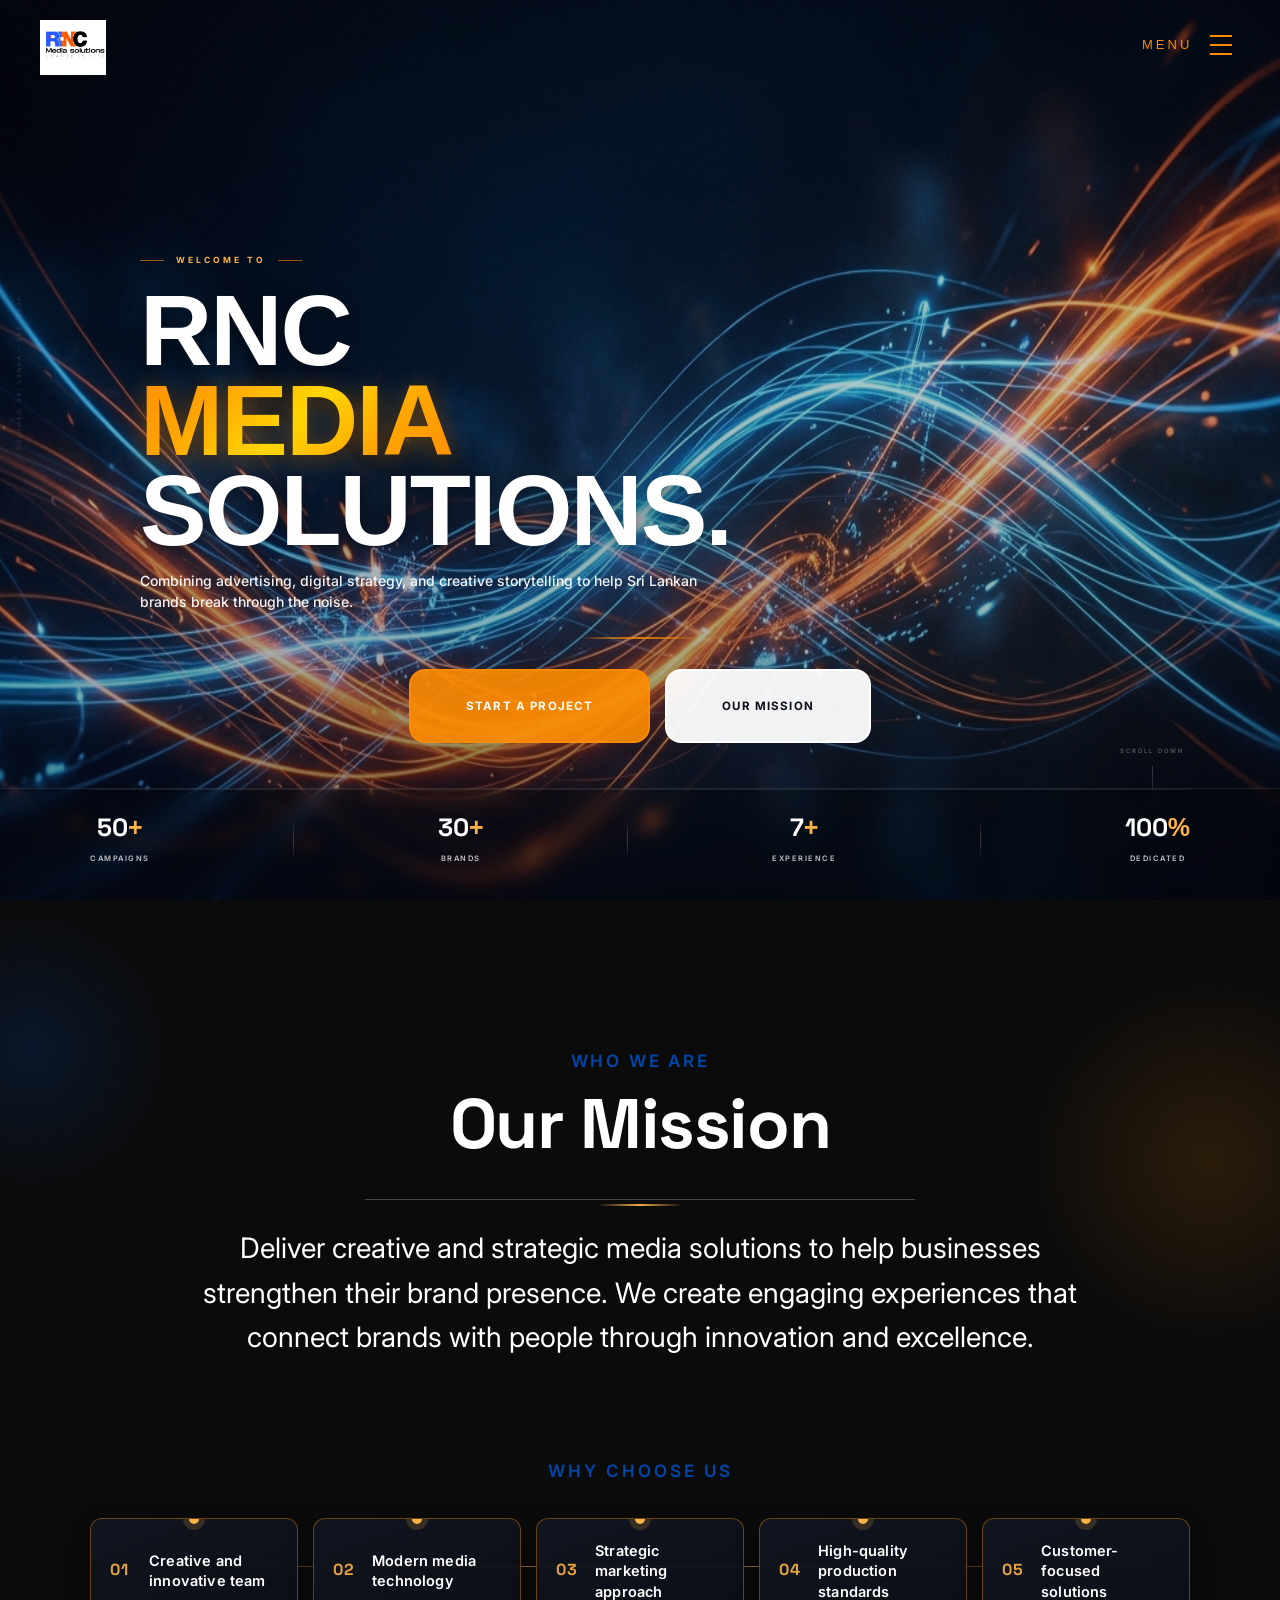
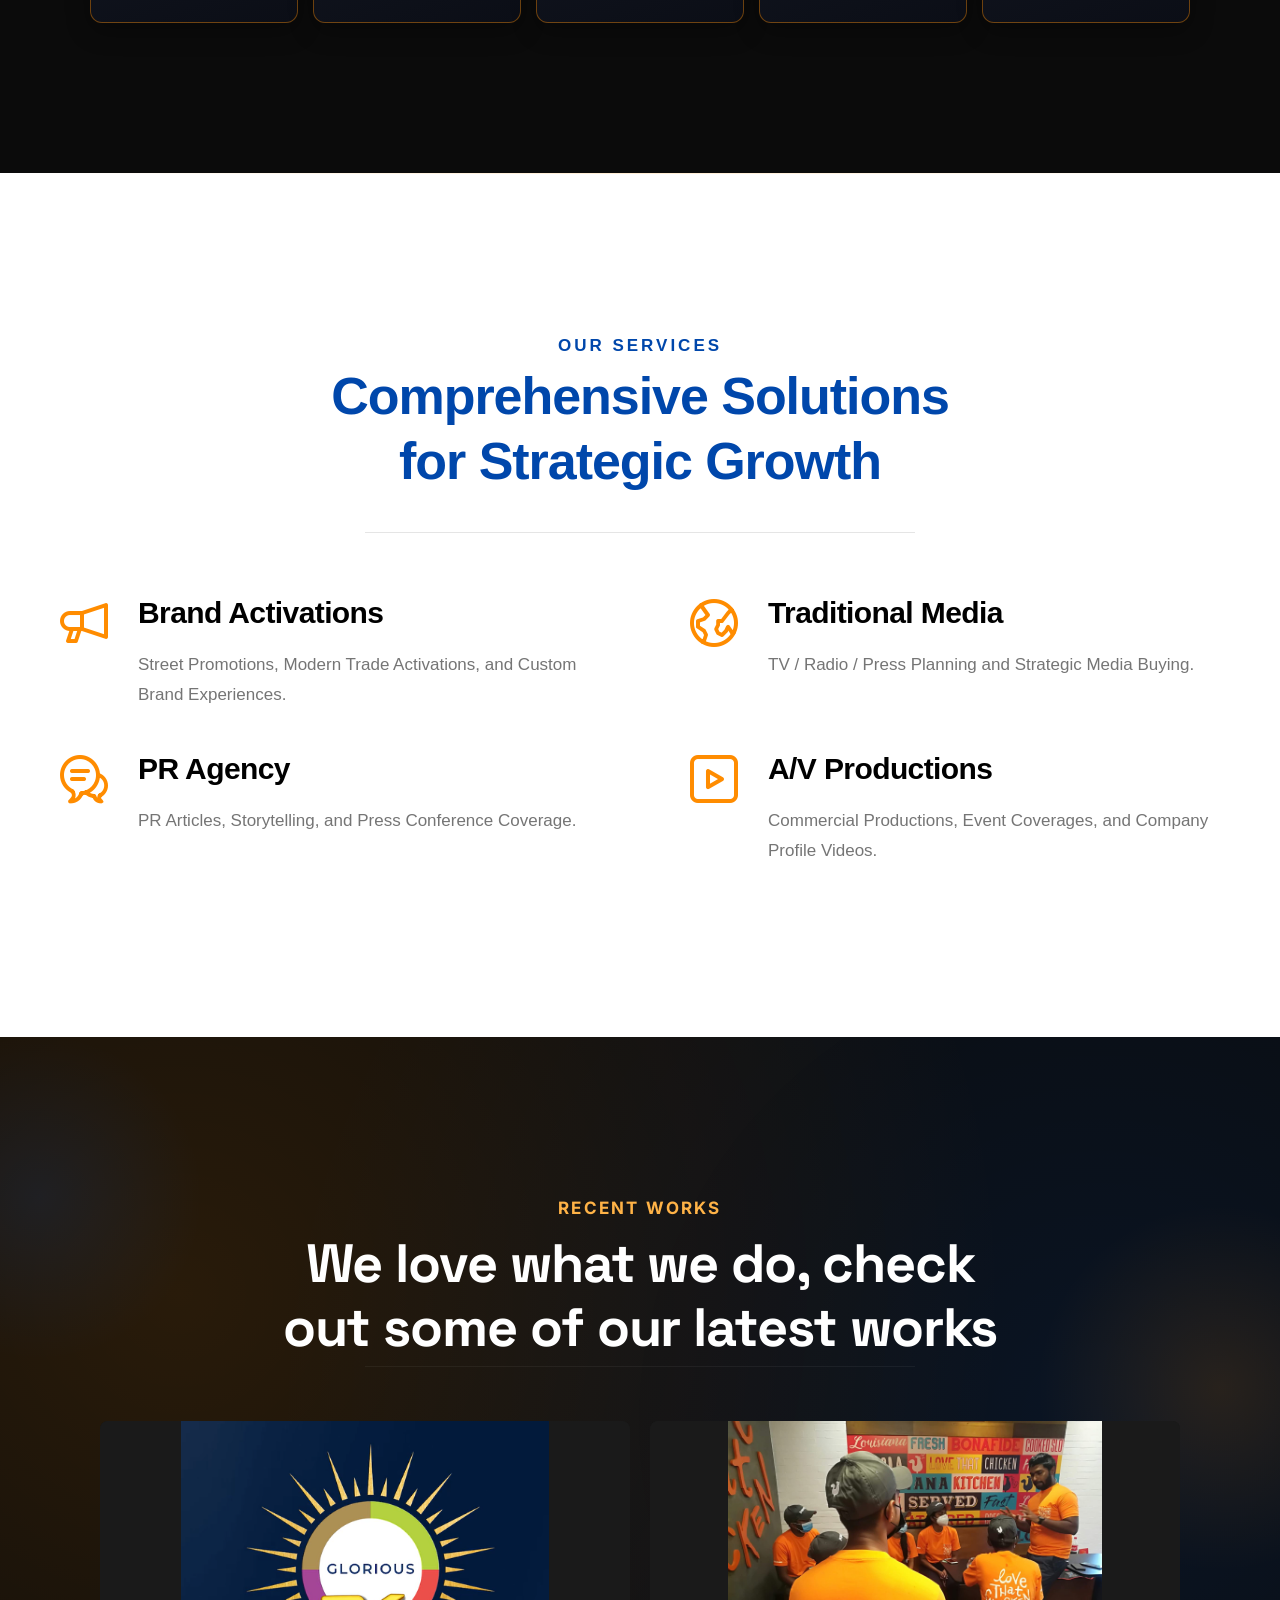
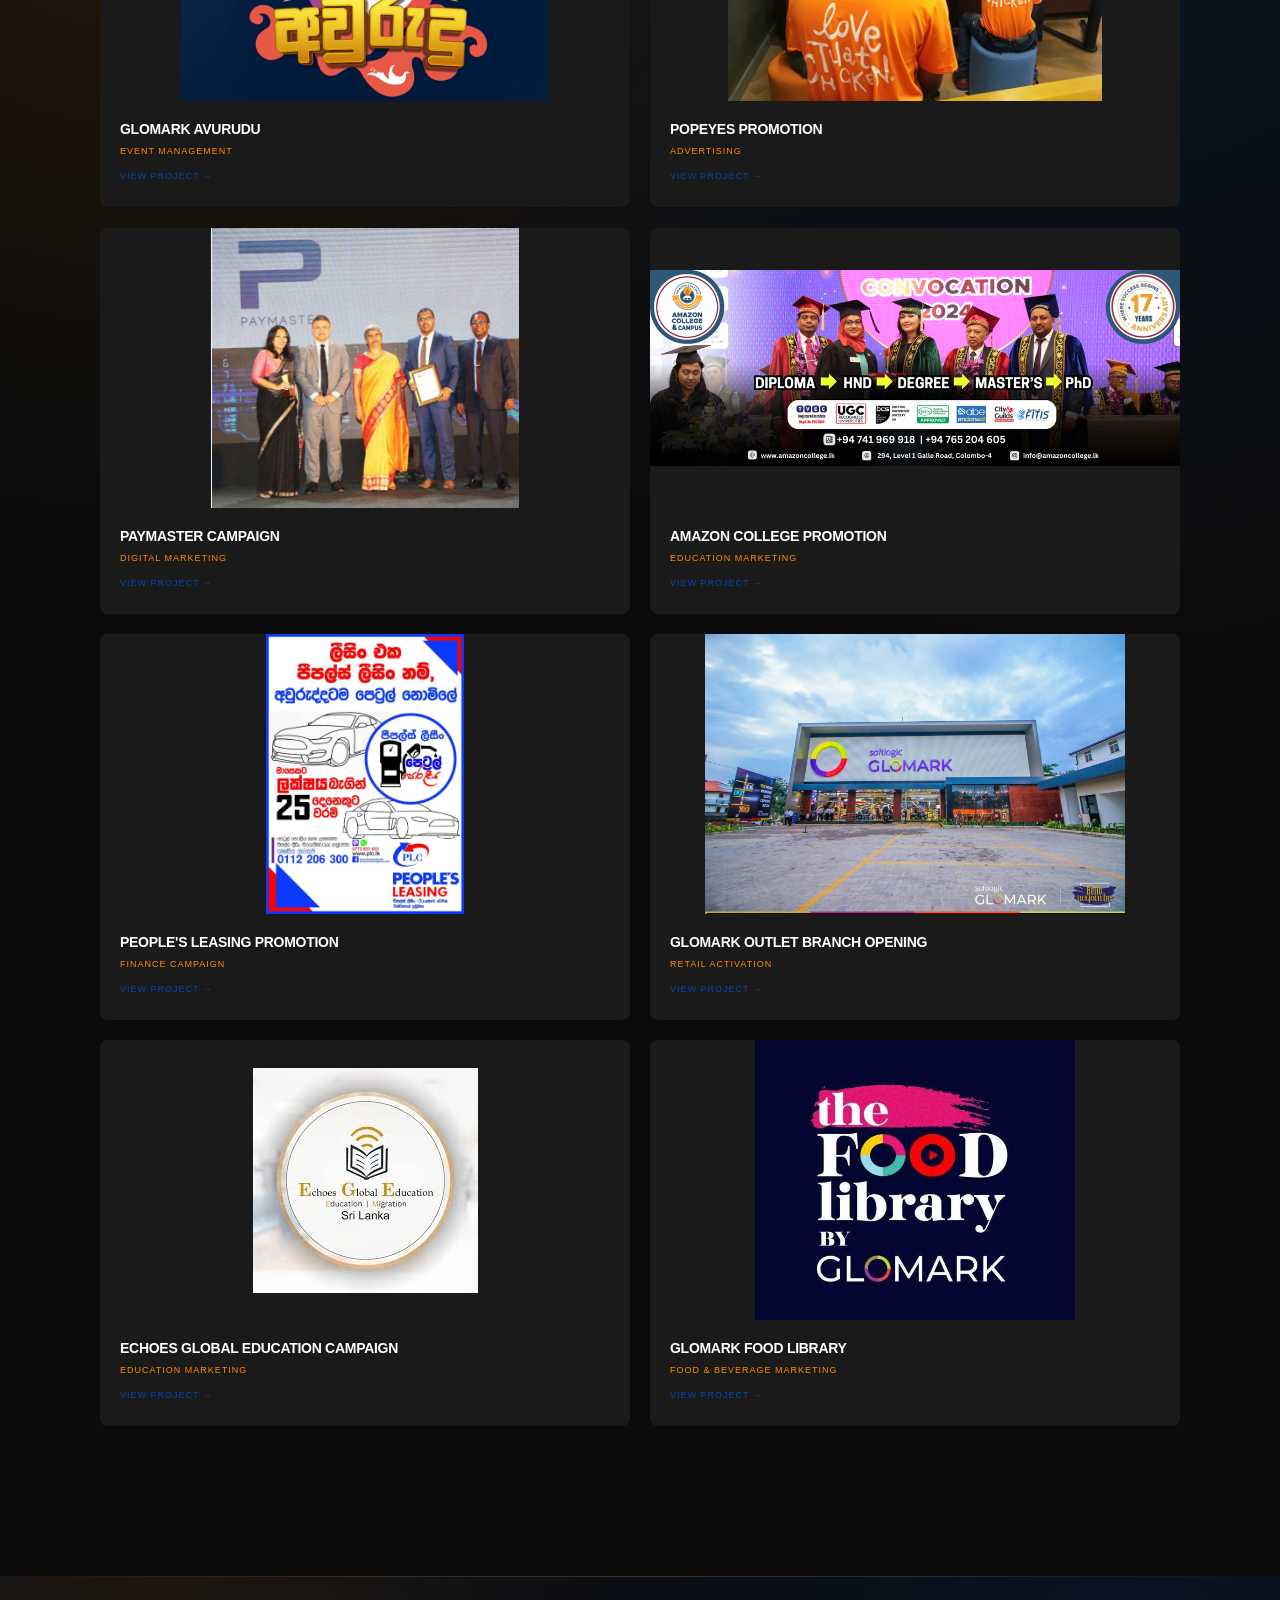
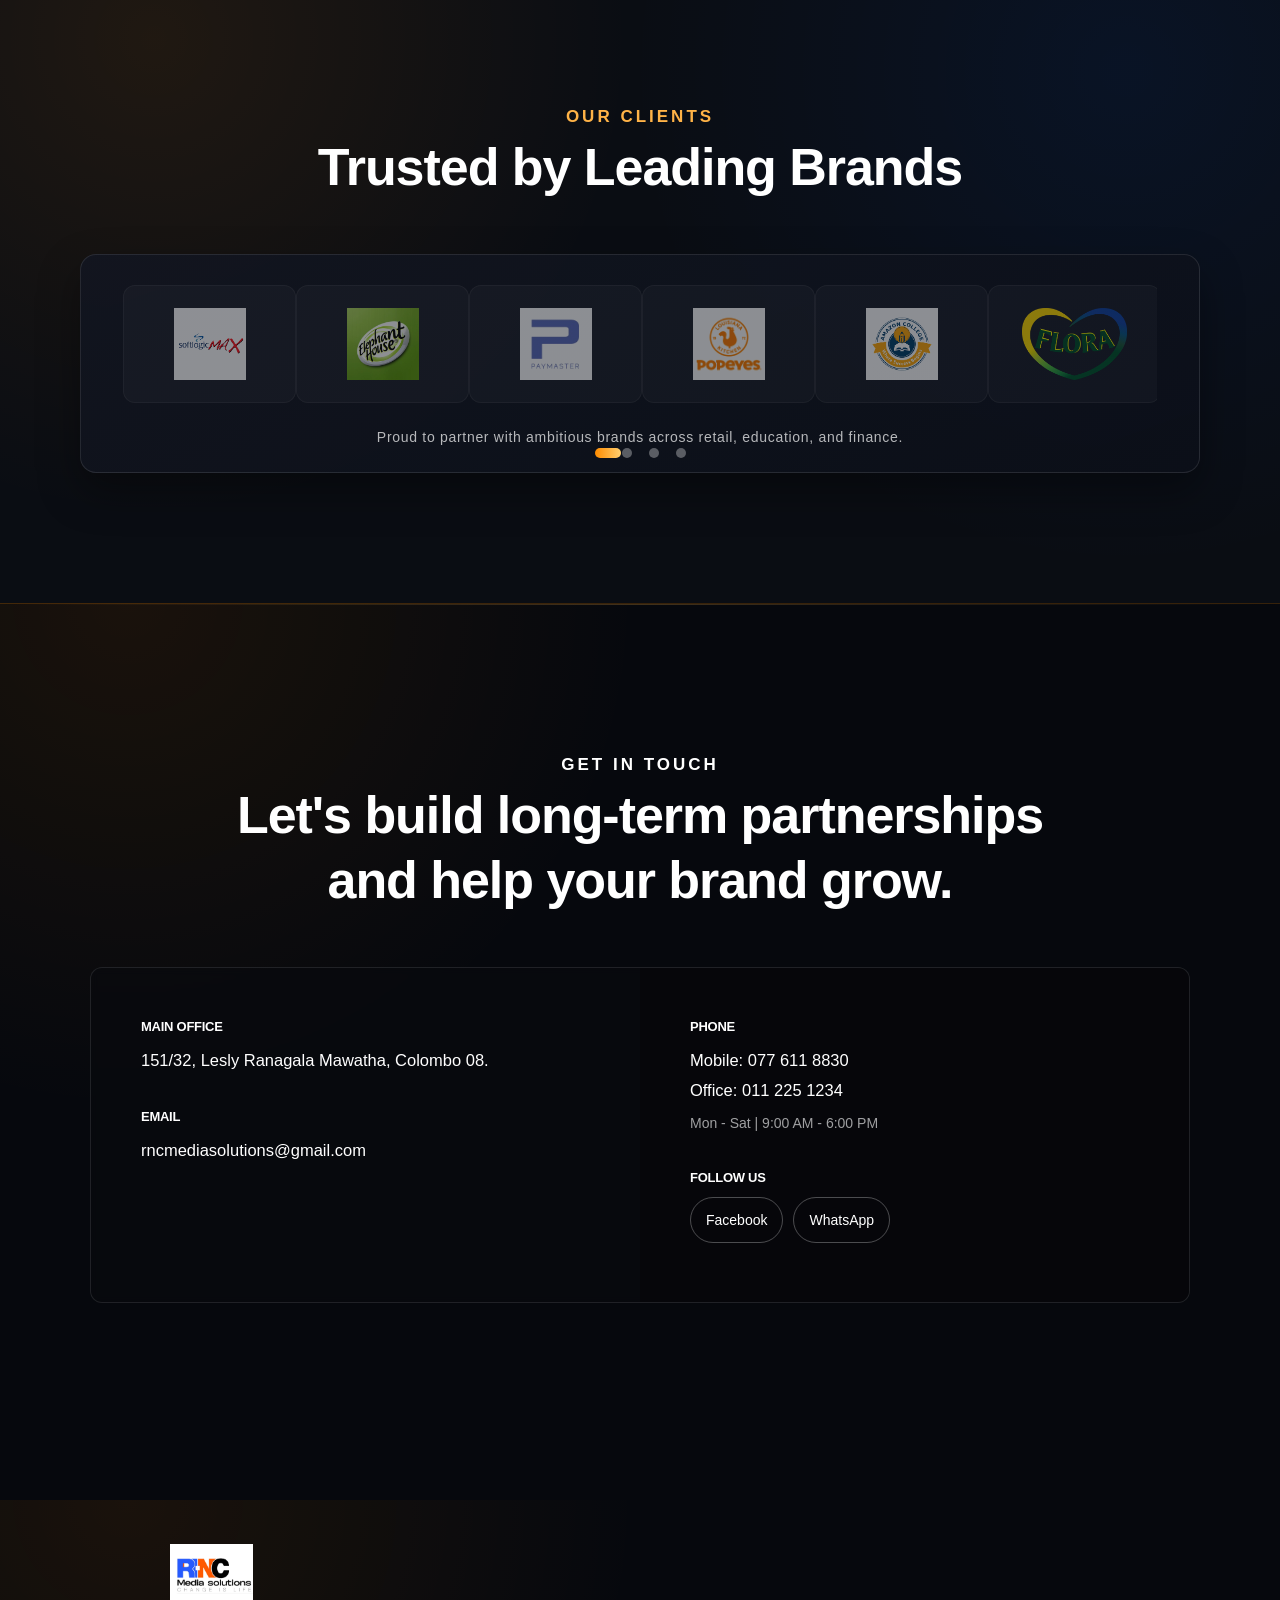
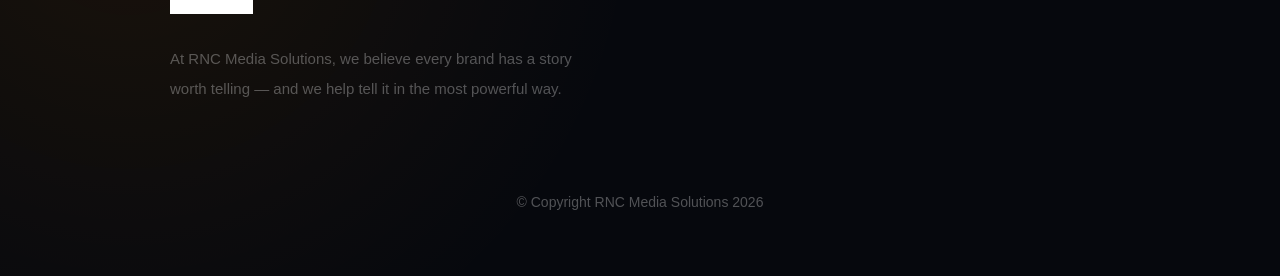
<file: index.html>
<!DOCTYPE html>
<!--[if lt IE 9 ]><html class="no-js oldie" lang="en"> <![endif]-->
<!--[if IE 9 ]><html class="no-js oldie ie9" lang="en"> <![endif]-->
<!--[if (gte IE 9)|!(IE)]><!-->
<html class="no-js" lang="en">
<!--<![endif]-->

<head>
    <meta charset="utf-8">
    <title>RNC Media Solutions | Advertising & Events</title>
    <meta name="description" content="Strategic Advertising, Creative Promotions, and Expert Event Management in Sri Lanka.">
    <meta name="author" content="RNC Media Solutions">
    <meta name="viewport" content="width=device-width, initial-scale=1">

    <!-- Google Fonts -->
    <link rel="preconnect" href="https://fonts.googleapis.com">
    <link rel="preconnect" href="https://fonts.gstatic.com" crossorigin>
    <link href="https://fonts.googleapis.com/css2?family=Inter:wght@300;400;500;600;700&family=Space+Grotesk:wght@400;500;600;700&display=swap" rel="stylesheet">

    <!-- CSS -->
    <link rel="stylesheet" href="css/base.css">
    <link rel="stylesheet" href="css/vendor.css">
    <link rel="stylesheet" href="css/main.css">

  <!-- ══════════ HERO ENHANCEMENTS — Replace with this corrected block ══════════ -->
<style>
    :root {
        --brand-orange: #ff8c00;
        --brand-gold: #ffb347;
        --brand-ink: #06080d;
        --brand-panel: #0f131c;
        --brand-border: rgba(255, 179, 71, 0.28);
    }

    html {
        scroll-behavior: smooth;
    }
    body {
        background: radial-gradient(circle at 10% 0%, rgba(255, 140, 0, 0.08), transparent 35%), #06080d;
    }
    ::selection {
        background: rgba(255, 179, 71, 0.35);
        color: #fff;
    }
    .premium-scroll-progress {
        position: fixed;
        top: 0;
        left: 0;
        height: 3px;
        width: 0;
        background: linear-gradient(90deg, #ff8c00, #ffcf70);
        box-shadow: 0 0 14px rgba(255, 140, 0, 0.65);
        z-index: 1200;
        transition: width 0.12s linear;
    }
    .s-about, .s-services, .s-works, .s-clients, .s-contact {
        position: relative;
    }
    .s-about::after, .s-services::after, .s-works::after, .s-clients::after, .s-contact::after {
        content: "";
        position: absolute;
        left: 0;
        right: 0;
        top: 0;
        height: 1px;
        background: linear-gradient(90deg, transparent, rgba(255, 179, 71, 0.24), transparent);
        pointer-events: none;
    }
    .section-header h1,
    .section-header .display-1,
    .section-header .display-2 {
        text-wrap: balance;
    }
    .service-item,
    .portfolio-item,
    .why-choose-item,
    .contact-content--pro {
        transform-style: preserve-3d;
        will-change: transform, box-shadow;
        transition: transform 0.28s ease, box-shadow 0.28s ease, border-color 0.28s ease;
    }
    .service-item {
        border-radius: 22px;
        overflow: hidden;
    }
    .service-item:hover {
        border-color: var(--brand-border);
        box-shadow: 0 14px 30px rgba(0, 0, 0, 0.34), 0 0 0 1px rgba(255, 179, 71, 0.16) inset;
    }
    .portfolio-item:hover {
        box-shadow: 0 16px 36px rgba(0, 0, 0, 0.4), 0 0 0 1px rgba(255, 179, 71, 0.15) inset;
    }
    .btn,
    .header-nav__social a,
    .contact-social a {
        position: relative;
        overflow: hidden;
    }
    .btn::before,
    .header-nav__social a::before,
    .contact-social a::before {
        content: "";
        position: absolute;
        top: 0;
        left: -140%;
        width: 70%;
        height: 100%;
        background: linear-gradient(115deg, transparent, rgba(255, 255, 255, 0.28), transparent);
        transition: left 0.45s ease;
    }
    .btn:hover::before,
    .header-nav__social a:hover::before,
    .contact-social a:hover::before {
        left: 150%;
    }
    .section--active .subhead {
        filter: drop-shadow(0 0 9px rgba(255, 140, 0, 0.2));
    }
    @media (prefers-reduced-motion: reduce) {
        html { scroll-behavior: auto; }
        .premium-scroll-progress,
        .service-item,
        .portfolio-item,
        .why-choose-item,
        .contact-content--pro,
        .btn::before,
        .header-nav__social a::before,
        .contact-social a::before {
            transition: none !important;
        }
    }

    /* ══════════════════════════════════════════════════════════════
       KILL THE TEMPLATE'S PARENT ANIMATION — this is the fix
       ══════════════════════════════════════════════════════════════ */
    html.cl-preload .home-content__main,
    html.cl-loaded .home-content__main,
    html.no-js .home-content__main {
        opacity: 1 !important;
        animation: none !important;
        -webkit-animation: none !important;
        transform: none !important;
        -webkit-transform: none !important;
    }


    /* ── Override hero fonts ── */
    .s-home .home-content__main > h3:first-child {
        font-family: 'Inter', sans-serif !important;
    }
    .s-home .home-content__main > h1 {
        font-family: 'Space Grotesk', 'Inter', sans-serif !important;
    }

    /* ── Refined overlay ── */
    .s-home .overlay {
        background: linear-gradient(
            180deg,
            rgba(5, 8, 22, 0.65) 0%,
            rgba(5, 8, 22, 0.35) 40%,
            rgba(5, 8, 22, 0.50) 70%,
            rgba(5, 8, 22, 0.90) 100%
        ) !important;
    }
    .s-home .shadow-overlay {
        background: radial-gradient(ellipse at 30% 50%, rgba(0, 71, 171, 0.08) 0%, transparent 60%),
                    radial-gradient(ellipse at 70% 60%, rgba(255, 140, 0, 0.05) 0%, transparent 50%) !important;
        opacity: 1 !important;
    }

    /* ── Noise texture ── */
    .s-home::before {
        content: '';
        position: absolute;
        inset: 0;
        z-index: 2;
        pointer-events: none;
        opacity: 0.03;
        background-image: url("data:image/svg+xml,%3Csvg viewBox='0 0 256 256' xmlns='http://www.w3.org/2000/svg'%3E%3Cfilter id='n'%3E%3CfeTurbulence type='fractalNoise' baseFrequency='0.85' numOctaves='4' stitchTiles='stitch'/%3E%3C/filter%3E%3Crect width='100%25' height='100%25' filter='url(%23n)'/%3E%3C/svg%3E");
        background-repeat: repeat;
        background-size: 128px 128px;
    }

    /* ── Welcome tag ── */
    .s-home .home-content__main > h3:first-child {
        font-size: 0.85rem !important;
        font-weight: 700 !important;
        letter-spacing: 0.35em !important;
        text-transform: uppercase !important;
        color: #FFB347 !important;
        display: inline-flex !important;
        align-items: center !important;
        gap: 12px !important;
        margin-top: 0 !important;
        margin-bottom: 2rem !important;
        margin-left: 0 !important;
        animation: heroFadeUp 0.8s cubic-bezier(0.16, 1, 0.3, 1) 0.3s both !important;
        text-shadow: none !important;
    }
    .s-home .home-content__main > h3:first-child::before {
        content: '';
        display: inline-block;
        width: 24px;
        height: 1px;
        background: #FF8C00;
        opacity: 0.6;
    }
    .s-home .home-content__main > h3:first-child::after {
        content: '';
        display: inline-block;
        width: 24px;
        height: 1px;
        background: #FF8C00;
        opacity: 0.6;
    }

    /* ── Main heading ── */
    .s-home .home-content__main > h1 {
        font-size: clamp(4.5rem, 12vw, 10rem) !important;
        line-height: 0.9 !important;
        font-weight: 700 !important;
        letter-spacing: -0.02em !important;
        margin-top: 0 !important;
        margin-bottom: 0 !important;
        color: #ffffff !important;
        text-shadow: none !important;
        filter: drop-shadow(0 2px 8px rgba(0, 0, 0, 0.4)) !important;
    }
    .s-home .home-content__main > h1 .line-1,
    .s-home .home-content__main > h1 .line-2,
    .s-home .home-content__main > h1 .line-3 {
        display: block !important;
    }
    .s-home .home-content__main > h1 .line-1 {
        animation: heroFadeUp 0.9s cubic-bezier(0.16, 1, 0.3, 1) 0.5s both !important;
    }
    .s-home .home-content__main > h1 .line-2 {
        animation: heroFadeUp 0.9s cubic-bezier(0.16, 1, 0.3, 1) 0.65s both !important;
    }
    .s-home .home-content__main > h1 .line-3 {
        animation: heroFadeUp 0.9s cubic-bezier(0.16, 1, 0.3, 1) 0.8s both !important;
    }

    /* ── MEDIA gradient ── */
    .s-home .home-content__main > h1 .line-2 > span {
        color: transparent !important;
        text-shadow: none !important;
        background: linear-gradient(135deg, #FF8C00 0%, #FFA500 25%, #FFD700 50%, #FFA500 75%, #FF8C00 100%) !important;
        -webkit-background-clip: text !important;
        background-clip: text !important;
        filter: drop-shadow(0 4px 12px rgba(255, 140, 0, 0.4)) !important;
    }

    /* ── Decorative line ── */
    .hero-divider {
        height: 2px;
        background: linear-gradient(90deg, transparent, rgba(255,140,0,0.6), rgba(255,140,0,0.8), rgba(255,140,0,0.6), transparent);
        margin: 2.5rem auto 3rem;
        animation: heroLineExpand 1.2s cubic-bezier(0.16, 1, 0.3, 1) 1s both;
        box-shadow: none;
    }

    /* ── Hero tagline ── */
    .hero-tagline {
    font-family: 'Inter', sans-serif !important;
    font-size: 1.4rem !important;
    font-weight: 500 !important;
    line-height: 1.5 !important;
    color: rgba(255, 255, 255, 0.95) !important;
    text-align: left !important;
    margin: 1.5rem 0 2.5rem 0 !important;
    text-shadow: none !important;
    animation: heroFadeUp 0.8s cubic-bezier(0.16, 1, 0.3, 1) 0.9s both;
    max-width: 600px !important;
}

    /* ── Buttons (Glassmorphism) ── */
    .s-home .home-content__buttons {
        animation: heroFadeUp 0.8s cubic-bezier(0.16, 1, 0.3, 1) 1.3s both !important;
        display: flex !important;
        flex-wrap: wrap !important;
        gap: 1.5rem !important;
        justify-content: center !important;
        padding-top: 0 !important;
        text-align: center !important;
        margin-bottom: 0 !important;
    }
    .s-home .home-content__buttons .btn--stroke {
        font-family: 'Inter', sans-serif !important;
        font-size: 1.15rem !important;
        font-weight: 700 !important;
        letter-spacing: 0.1em !important;
        text-transform: uppercase !important;
        padding: 28px 55px !important;
        border-radius: 16px !important;
        position: relative;
        overflow: hidden;
        transition: all 0.4s cubic-bezier(0.16, 1, 0.3, 1) !important;
        width: auto !important;
        height: auto !important;
        line-height: normal !important;
        margin: 0 !important;
        backdrop-filter: blur(15px) !important;
        -webkit-backdrop-filter: blur(15px) !important;
        border: 2px solid rgba(255, 255, 255, 0.25) !important;
        box-shadow: none !important;
    }
    .s-home .home-content__buttons .btn--stroke:first-child {
        background: rgba(255, 140, 0, 0.9) !important;
        color: #ffffff !important;
        border-color: rgba(255, 140, 0, 0.95) !important;
        text-shadow: none !important;
    }
    .s-home .home-content__buttons .btn--stroke:first-child::before {
        content: '';
        position: absolute;
        inset: 0;
        background: linear-gradient(135deg, rgba(255,255,255,0.2) 0%, rgba(255,255,255,0.05) 100%);
        opacity: 0;
        transition: opacity 0.4s ease;
        border-radius: 16px;
    }
    .s-home .home-content__buttons .btn--stroke:first-child:hover::before {
        opacity: 1;
    }
    .s-home .home-content__buttons .btn--stroke:first-child:hover {
        transform: translateY(-6px) !important;
        box-shadow: none !important;
        color: #ffffff !important;
        background: rgba(255, 140, 0, 0.95) !important;
        border-color: rgba(255, 140, 0, 0.8) !important;
    }
    .s-home .home-content__buttons .btn--stroke:last-child {
        background: rgba(255, 255, 255, 0.95) !important;
        color: #0a0e1a !important;
        border-color: rgba(255, 255, 255, 0.9) !important;
        text-shadow: none !important;
    }
    .s-home .home-content__buttons .btn--stroke:last-child::after {
        content: '';
        position: absolute;
        bottom: 0;
        left: 0;
        width: 100%;
        height: 1px;
        background: linear-gradient(90deg, transparent, rgba(255,255,255,0.6), transparent);
        transform: scaleX(0);
        transition: transform 0.5s ease;
    }
    .s-home .home-content__buttons .btn--stroke:last-child:hover::after {
        transform: scaleX(1);
    }
    .s-home .home-content__buttons .btn--stroke:last-child:hover {
        transform: translateY(-6px) !important;
        box-shadow: none !important;
        color: #0a0e1a !important;
        background: rgba(255, 255, 255, 0.95) !important;
        border-color: rgba(255, 255, 255, 0.8) !important;
    }

    /* ── Scroll indicator ── */
    .s-home .home-content__scroll {
        animation: heroFadeIn 1s ease 1.8s both;
    }
    .s-home .home-content__scroll a {
        display: flex !important;
        flex-direction: column !important;
        align-items: center !important;
        gap: 12px !important;
        text-decoration: none !important;
        padding-left: 0 !important;
        line-height: normal !important;
    }
    .s-home .home-content__scroll a::before {
        display: none !important;
    }
    .s-home .home-content__scroll span {
    font-family: 'Inter', sans-serif !important;
    font-size: 0.6rem !important;
    font-weight: 500 !important;
    letter-spacing: 0.3em !important;
    text-transform: uppercase !important;
    color: rgba(255, 255, 255, 0.35) !important;
    text-shadow: none !important;
}

    .scroll-line-indicator {
        width: 1px;
        height: 50px;
        background: linear-gradient(to bottom, rgba(255,255,255,0.2), transparent);
        position: relative;
        overflow: hidden;
    }
    .scroll-line-indicator::after {
        content: '';
        position: absolute;
        top: -100%;
        left: 0;
        width: 1px;
        height: 20px;
        background: linear-gradient(to bottom, #FF8C00, transparent);
        animation: scrollPulse 2.5s ease-in-out infinite;
    }

    /* ── Bottom stats bar ── */
    .hero-stats-bar {
        position: absolute;
        bottom: 0;
        left: 0;
        right: 0;
        z-index: 5;
        padding: 0 3rem;
        animation: heroFadeIn 1s ease 1.6s both;
        backdrop-filter: blur(8px) !important;
        -webkit-backdrop-filter: blur(8px) !important;
        background: rgba(0, 0, 0, 0.2) !important;
        border-top: 1px solid rgba(255, 255, 255, 0.1) !important;
    }
    .hero-stats-inner {
        max-width: 1100px;
        margin: 0 auto;
        display: flex;
        align-items: center;
        justify-content: space-between;
        border-top: 1px solid rgba(255,255,255,0.08);
        padding-top: 2.5rem;
        padding-bottom: 3.5rem;
    }
    .hero-stat-item { text-align: center; }
    .hero-stat-number {
        font-family: 'Space Grotesk', sans-serif !important;
        font-size: 2.5rem !important;
        font-weight: 700 !important;
        color: rgba(255,255,255,1) !important;
        line-height: 1 !important;
        margin: 0 !important;
        text-shadow: none !important;
    }
    .hero-stat-number .accent { 
        color: #FFB347 !important;
        text-shadow: none !important;
    }
    .hero-stat-label {
    font-family: 'Inter', sans-serif !important;
    font-size: 0.75rem !important;
    font-weight: 600 !important;
    letter-spacing: 0.2em !important;
    text-transform: uppercase !important;
    color: rgba(255, 255, 255, 0.75) !important;
    margin-top: 12px !important;
    text-shadow: none !important;
}
    .hero-stat-divider {
        width: 1px;
        height: 40px;
        background: linear-gradient(to bottom, transparent, rgba(255,255,255,0.2), transparent);
    }

    /* ── Side label ── */
    .hero-side-label {
    position: absolute;
    left: 2rem;
    top: 50%;
    transform: translateY(-50%) rotate(-90deg);
    transform-origin: left center;
    font-family: 'Inter', sans-serif !important;
    font-size: 0.55rem !important;
    font-weight: 500 !important;
    letter-spacing: 0.35em !important;
    text-transform: uppercase !important;
    color: rgba(255, 255, 255, 0.15) !important;
    z-index: 5;
    white-space: nowrap;
    animation: heroFadeIn 1s ease 2s both;
    text-shadow: none !important;
}

    /* ── Keyframes ── */
    @keyframes heroFadeUp {
        0% {
            opacity: 0;
            transform: translateY(40px);
            -webkit-transform: translateY(40px);
        }
        100% {
            opacity: 1;
            transform: translateY(0);
            -webkit-transform: translateY(0);
        }
    }
    @keyframes heroFadeIn {
        0% { opacity: 0; }
        100% { opacity: 1; }
    }
    @keyframes heroLineExpand {
        0% { width: 0; }
        100% { width: 120px; }
    }
    @keyframes scrollPulse {
        0%, 100% { top: -100%; opacity: 0.6; }
        50% { top: 100%; opacity: 1; }
    }

    /* ── About Section: unique editorial style ── */
    #about.s-about {
        position: relative;
        overflow: hidden;
    }
    #about.s-about::before {
        content: "";
        position: absolute;
        width: 380px;
        height: 380px;
        top: 8%;
        right: -120px;
        background: radial-gradient(circle, rgba(255, 140, 0, 0.13) 0%, rgba(255, 140, 0, 0) 70%);
        pointer-events: none;
    }
    #about.s-about::after {
        content: "";
        position: absolute;
        width: 300px;
        height: 300px;
        bottom: 4%;
        left: -120px;
        background: radial-gradient(circle, rgba(0, 102, 255, 0.12) 0%, rgba(0, 102, 255, 0) 70%);
        pointer-events: none;
    }
    .s-about .display-1--light {
        font-family: 'Space Grotesk', 'Inter', sans-serif !important;
        color: #ffffff !important;
        text-shadow: none !important;
        font-weight: 700 !important;
        letter-spacing: -0.02em !important;
        font-size: clamp(4.2rem, 6vw, 7rem) !important;
        margin-bottom: 1.2rem !important;
    }
    .s-about .subhead--dark {
        font-family: 'Inter', sans-serif !important;
        color: #FFB347 !important;
        font-weight: 600 !important;
        text-shadow: none !important;
        margin-bottom: 0.7rem !important;
        letter-spacing: 0.28rem !important;
    }
    .s-about .subhead {
        font-family: 'Inter', sans-serif !important;
        color: #FFB347 !important;
        font-weight: 600 !important;
        text-shadow: none !important;
    }
    .s-about .section-header {
        margin-bottom: 2.6rem !important;
    }
    .s-about .about-desc {
        max-width: 980px;
        margin: 0 auto;
        position: relative;
    }
    .s-about .about-desc::before {
        content: "";
        position: absolute;
        left: 50%;
        transform: translateX(-50%);
        top: -2.2rem;
        width: 86px;
        height: 2px;
        background: linear-gradient(90deg, rgba(255, 179, 71, 0), rgba(255, 179, 71, 0.95), rgba(255, 179, 71, 0));
    }
    .s-about .about-desc p {
        font-family: 'Inter', sans-serif !important;
        color: rgba(255, 255, 255, 0.88) !important;
        font-size: clamp(2.1rem, 2.2vw, 3.1rem) !important;
        line-height: 1.58 !important;
        max-width: 960px;
        margin: 0 auto !important;
        text-shadow: none !important;
    }

    /* ── Recent Works heading refinement ── */
    #works.s-works {
        position: relative;
        overflow: hidden;
        background:
            radial-gradient(circle at 14% 12%, rgba(255, 140, 0, 0.12), transparent 38%),
            radial-gradient(circle at 86% 18%, rgba(0, 102, 255, 0.1), transparent 40%),
            #0b0b0b !important;
    }
    #works.s-works::before {
        content: "";
        position: absolute;
        width: 360px;
        height: 360px;
        top: 8%;
        right: -120px;
        background: radial-gradient(circle, rgba(255, 140, 0, 0.12) 0%, rgba(255, 140, 0, 0) 72%);
        pointer-events: none;
    }
    #works.s-works::after {
        content: "";
        position: absolute;
        width: 320px;
        height: 320px;
        bottom: 5%;
        left: -120px;
        background: radial-gradient(circle, rgba(0, 102, 255, 0.1) 0%, rgba(0, 102, 255, 0) 72%);
        pointer-events: none;
    }
    #works .intro-wrap {
        background: transparent !important;
    }
    #works .works-subhead {
        color: #ffb347 !important;
        font-family: 'Inter', sans-serif !important;
        font-weight: 700 !important;
        letter-spacing: 0.22rem !important;
        margin-bottom: 1.2rem !important;
    }
    #works .works-heading {
        color: #ffffff !important;
        font-family: 'Space Grotesk', 'Inter', sans-serif !important;
        font-size: clamp(3rem, 5vw, 5.4rem) !important;
        line-height: 1.18 !important;
        letter-spacing: -0.02em !important;
        max-width: 900px;
        margin: 0 auto !important;
        text-shadow: none !important;
    }
    #works .intro-wrap .section-header {
        padding-top: 1rem;
        padding-bottom: 0.8rem;
    }

    /* ── Clients: premium showcase strip ── */
    #clients.s-clients {
        background:
            radial-gradient(circle at 12% 10%, rgba(255, 140, 0, 0.09), transparent 38%),
            radial-gradient(circle at 88% 15%, rgba(0, 95, 255, 0.08), transparent 40%),
            #0a0d13 !important;
        padding-top: 13rem !important;
        padding-bottom: 13rem !important;
    }
    #clients .section-header .subhead {
        color: #ffb347 !important;
    }
    #clients .section-header .display-2 {
        color: #ffffff !important;
    }
    #clients .clients-outer {
        max-width: 1120px;
        margin: 0 auto;
        padding: 3rem 2.2rem 2.2rem;
        border: 1px solid rgba(255, 255, 255, 0.1);
        border-radius: 16px;
        background: linear-gradient(160deg, rgba(18, 22, 33, 0.9) 0%, rgba(12, 15, 25, 0.92) 100%);
        box-shadow: 0 18px 42px rgba(0, 0, 0, 0.36);
    }
    #clients .clients__slide {
        height: 118px;
        display: flex !important;
        align-items: center;
        justify-content: center;
        border: 1px solid rgba(255, 255, 255, 0.08);
        border-radius: 12px;
        background: rgba(255, 255, 255, 0.05);
        transition: transform 0.28s ease, border-color 0.28s ease, background-color 0.28s ease;
    }
    #clients .clients__slide img {
        max-height: 72px;
        width: auto;
        opacity: 0.96;
        filter: saturate(1.08) contrast(1.04) brightness(1);
        transition: filter 0.28s ease, opacity 0.28s ease, transform 0.28s ease;
    }
    #clients .clients__slide:hover,
    #clients .clients__slide:focus {
        transform: translateY(-4px);
        border-color: rgba(255, 179, 71, 0.6);
        background: rgba(255, 255, 255, 0.11);
        box-shadow: 0 10px 24px rgba(0, 0, 0, 0.35), 0 0 0 1px rgba(255, 179, 71, 0.15) inset;
    }
    #clients .clients__slide:hover img,
    #clients .clients__slide:focus img {
        filter: saturate(1.2) contrast(1.08) brightness(1.04) drop-shadow(0 0 14px rgba(255, 255, 255, 0.26));
        opacity: 1;
        transform: scale(1.03);
    }
    #clients .slick-dots li button {
        background: rgba(255, 255, 255, 0.32) !important;
    }
    #clients .slick-dots li.slick-active button {
        background: linear-gradient(90deg, #ff8c00, #ffcf70) !important;
        width: 26px;
        border-radius: 999px;
    }
    #clients .clients-trust-line {
        margin-top: 2.2rem;
        margin-bottom: 0;
        text-align: center;
        color: rgba(255, 255, 255, 0.7);
        font-size: 1.4rem;
        letter-spacing: 0.05em;
    }
    @media only screen and (max-width: 768px) {
        #clients .clients-outer {
            padding: 2.2rem 1.2rem 1.4rem;
        }
        #clients .clients__slide {
            height: 92px;
        }
        #clients .clients__slide img {
            max-height: 56px;
        }
    }

    /* ── Why Choose Us: premium numbered cards ── */
    .row.about-stats.stats {
        margin-top: 10rem !important;
    }
    .why-choose-heading {
        margin-bottom: 2.6rem !important;
        text-align: center;
        letter-spacing: 0.3rem !important;
    }
    .why-choose-grid {
        counter-reset: whyCount;
        position: relative;
        display: grid !important;
        grid-template-columns: repeat(5, minmax(0, 1fr));
        gap: 1.5rem !important;
        margin: 0 auto !important;
        padding: 1rem 0 0 !important;
        max-width: 1100px;
        width: 100% !important;
    }
    .why-choose-grid::before {
        content: "";
        position: absolute;
        left: 2%;
        right: 2%;
        top: 50%;
        height: 1px;
        background: linear-gradient(90deg, rgba(255, 179, 71, 0.08), rgba(255, 179, 71, 0.7), rgba(255, 179, 71, 0.08));
        pointer-events: none;
    }
    .why-choose-item {
        counter-increment: whyCount;
        grid-column: span 1;
        background: linear-gradient(160deg, rgba(18, 22, 33, 0.94) 0%, rgba(12, 15, 24, 0.92) 100%) !important;
        border: 1px solid rgba(255, 140, 0, 0.4) !important;
        border-radius: 12px !important;
        padding: 2.2rem 2rem 2rem 5.8rem !important;
        transition: all 0.3s ease !important;
        position: relative !important;
        overflow: hidden !important;
        box-shadow: 0 8px 24px rgba(0, 0, 0, 0.32) !important;
        min-height: 102px !important;
        display: flex !important;
        align-items: center !important;
        justify-content: flex-start !important;
        text-align: left !important;
    }
    .why-choose-item:nth-child(even) {
        transform: translateY(2rem);
    }
    .why-choose-item::after {
        content: "0" counter(whyCount);
        position: absolute;
        left: 1.9rem;
        top: 50%;
        transform: translateY(-50%);
        font-family: 'Space Grotesk', 'Inter', sans-serif;
        font-weight: 700;
        font-size: 1.6rem;
        color: rgba(255, 179, 71, 0.9);
        letter-spacing: 0.06em;
    }
    .why-choose-item::before {
        content: '';
        position: absolute;
        width: 10px;
        height: 10px;
        left: 50%;
        top: -5px;
        transform: translateX(-50%);
        border-radius: 50%;
        background: #ffb347;
        box-shadow: 0 0 0 6px rgba(255, 179, 71, 0.16);
    }
    .why-choose-item:hover {
        transform: translateY(-4px) scale(1.01) !important;
        border-color: rgba(255, 179, 71, 0.95) !important;
        box-shadow: 0 16px 30px rgba(0, 0, 0, 0.42), 0 0 0 1px rgba(255, 179, 71, 0.2) inset !important;
    }
    .why-choose-item:nth-child(even):hover {
        transform: translateY(calc(2rem - 4px)) scale(1.01) !important;
    }
    .why-choose-item h4 {
        font-family: 'Inter', sans-serif !important;
        font-size: 1.45rem !important;
        font-weight: 600 !important;
        color: #ffffff !important;
        margin: 0 !important;
        text-shadow: none !important;
        line-height: 1.4 !important;
        letter-spacing: 0.012em !important;
        text-align: left !important;
    }

    /* ── Responsive ── */
    @media (max-width: 900px) {
        .hero-side-label { display: none; }
        .hero-stats-bar { padding: 0 1.5rem; }
        .hero-stats-inner { padding-top: 1.5rem; padding-bottom: 2.5rem; }
        .hero-stat-number { font-size: 1.3rem !important; }
        .why-choose-grid {
            grid-template-columns: repeat(2, minmax(0, 1fr));
            padding-top: 0 !important;
        }
        .why-choose-grid::before {
            content: none;
        }
        .why-choose-item,
        .why-choose-item:nth-child(n+4) {
            grid-column: span 1;
            padding: 2.1rem 1.8rem 1.8rem 5.4rem !important;
            transform: none !important;
        }
        .why-choose-item::before {
            display: none;
        }
    }
    @media (max-width: 600px) {
        .hero-stats-bar { display: none; }
        .s-home .home-content__buttons {
            flex-direction: column !important;
            align-items: center !important;
        }
        .s-home .home-content__buttons .btn--stroke {
            width: 100% !important;
            max-width: 280px;
            text-align: center;
        }
        .why-choose-grid {
            grid-template-columns: 1fr !important;
            gap: 1rem;
        }
        .why-choose-item,
        .why-choose-item:nth-child(n+4) {
            grid-column: span 1 !important;
        }
    }

    /* ── Professional mobile navigation refresh ── */
    .header-nav {
        background: linear-gradient(180deg, rgba(8, 10, 15, 0.98) 0%, rgba(6, 8, 12, 0.98) 100%);
        border-left: 1px solid rgba(255, 255, 255, 0.08);
        box-shadow: -16px 0 36px rgba(0, 0, 0, 0.45);
    }
    .header-nav h3 {
        margin-bottom: 3.2rem;
        letter-spacing: 0.2rem;
    }
    .header-nav__list {
        margin: 2.4rem 0;
        padding-bottom: 1rem;
    }
    .header-nav__list li {
        line-height: 1;
        margin-bottom: 1.5rem;
    }
    .header-nav__list li:last-child {
        margin-bottom: 0;
    }
    .header-nav__list a {
        display: inline-block;
        color: rgba(255, 255, 255, 0.92) !important;
        font-size: 2.5rem;
        line-height: 1.2;
        transition: color 0.25s ease, transform 0.25s ease;
    }
    .header-nav__list a:hover,
    .header-nav__list a:focus {
        color: #ff9c1a !important;
        transform: translateX(2px);
    }
    .header-nav p {
        color: rgba(255, 255, 255, 0.52);
        margin-bottom: 2.4rem;
    }
    .header-nav__social {
        display: flex;
        align-items: center;
        gap: 0.9rem;
        margin-top: 0.2rem;
    }
    .header-nav__social li {
        margin: 0;
    }
    .header-nav__social li a {
        width: 42px;
        height: 42px;
        display: inline-flex;
        align-items: center;
        justify-content: center;
        border: 1px solid rgba(255, 255, 255, 0.2);
        border-radius: 50%;
        color: #ffffff !important;
        transition: all 0.25s ease;
    }
    .header-nav__social li a:hover,
    .header-nav__social li a:focus {
        border-color: #ff8c00;
        background: rgba(255, 140, 0, 0.14);
        color: #ffb347 !important;
    }
    /* Keep Font Awesome icons from being overridden by global font rules */
    .fa, .fab, [class^="fa-"], [class*=" fa-"] {
        font-family: FontAwesome !important;
    }
    @media (max-width: 768px) {
        .s-home .home-content__main > h1 {
            font-size: clamp(3.6rem, 12vw, 6.2rem) !important;
            line-height: 0.95 !important;
        }
        .hero-tagline {
            font-size: 1.1rem !important;
            line-height: 1.55 !important;
            max-width: 92% !important;
            margin-left: auto !important;
            margin-right: auto !important;
            text-align: center !important;
        }
        .section-header .display-1,
        .section-header .display-2 {
            font-size: clamp(2.8rem, 8.4vw, 4.2rem) !important;
            line-height: 1.2 !important;
        }
    }
    @media (max-width: 480px) {
        .header-nav {
            width: 86vw;
            padding: 3rem 2rem 3rem 2.2rem;
        }
        .header-nav__list {
            margin: 2rem 0 1.2rem;
        }
        .header-nav__list a {
            font-size: 2.1rem;
        }
        .header-nav p {
            font-size: 1.45rem;
            line-height: 1.8;
            margin-bottom: 1.8rem;
        }
        .s-home .home-content__buttons .btn--stroke {
            max-width: 240px;
            padding: 20px 30px !important;
            font-size: 1rem !important;
        }
        .clients-trust-line {
            font-size: 1.25rem !important;
            line-height: 1.6;
            padding: 0 0.6rem;
        }
        #contact.s-contact .contact-content.contact-content--pro .contact-primary,
        #contact.s-contact .contact-content.contact-content--pro .contact-secondary {
            padding: 3rem 2rem !important;
        }
        #contact .contact-content--pro p {
            font-size: 1.45rem !important;
            line-height: 1.75 !important;
        }
        #contact .contact-content--pro .contact-social a {
            padding: 0.7rem 1.2rem;
            font-size: 1.25rem;
        }
    }
    @media (max-width: 360px) {
        .s-home .home-content__main > h1 {
            font-size: 3.2rem !important;
            line-height: 0.98 !important;
        }
        .s-home .home-content__main > h3:first-child {
            font-size: 0.72rem !important;
            letter-spacing: 0.22em !important;
        }
        .hero-tagline {
            font-size: 1rem !important;
            line-height: 1.5 !important;
        }
        .s-home .home-content__buttons .btn--stroke {
            max-width: 210px;
            padding: 16px 24px !important;
            font-size: 0.92rem !important;
            letter-spacing: 0.06em !important;
        }
        .header-nav {
            width: 90vw;
            padding: 2.6rem 1.6rem 2.8rem 1.8rem;
        }
        .header-nav__list a {
            font-size: 1.9rem;
        }
        .portfolio-grid {
            padding: 0 0.6rem !important;
            gap: 1.2rem !important;
        }
        #contact .contact-content--pro .h6 {
            font-size: 1.15rem !important;
            letter-spacing: 0.14rem !important;
        }
        #contact .contact-content--pro p {
            font-size: 1.32rem !important;
        }
    }
    @media (max-width: 320px) {
        .header-menu-toggle {
            right: 14px !important;
        }
        .header-nav__list a {
            font-size: 1.75rem;
        }
        .s-home .home-content__buttons .btn--stroke {
            max-width: 190px;
            padding: 14px 20px !important;
            font-size: 0.86rem !important;
        }
        .section-header .display-1,
        .section-header .display-2 {
            font-size: 2.5rem !important;
        }
    }
</style>

    <!-- script -->
    <script src="js/modernizr.js"></script>
    <script src="js/pace.min.js"></script>

    <!-- favicons -->
    <link rel="shortcut icon" href="logo.jpeg" type="image/x-icon">
    <link rel="icon" href="logo.jpeg" type="image/x-icon">
</head>

<body id="top">
    <div class="premium-scroll-progress" aria-hidden="true"></div>

    <!-- header -->
    <header class="s-header">
        <div class="header-logo">
            <a class="site-logo" href="index.html">
                <img src="images/logo.jpeg" alt="RNC Media Solutions Logo" style="max-height: 55px; width: auto;">
            </a>
        </div>

        <nav class="header-nav">
            <a href="#0" class="header-nav__close" title="close"><span>Close</span></a>
            <div class="header-nav__content">
                <h3>Navigation</h3>
                <ul class="header-nav__list">
                    <li><a class="smoothscroll" href="#home">Home</a></li>
                    <li><a class="smoothscroll" href="#about">About</a></li>
                    <li><a class="smoothscroll" href="#services">Services</a></li>
                    <li><a class="smoothscroll" href="#clients" title="clients">Clients</a></li>
                    <li><a class="smoothscroll" href="#works">Works</a></li>
                    <li><a class="smoothscroll" href="#contact">Contact</a></li>
                </ul>
                <p>At RNC Media Solutions, we believe every brand has a story worth telling — and we help tell it in the most powerful way.</p>
                <ul class="header-nav__social">
                    <li><a href="https://facebook.com" target="_blank" rel="noopener noreferrer" aria-label="Facebook"><i class="fa fa-facebook"></i></a></li>
                    <li><a href="https://wa.me/94776118830" target="_blank" rel="noopener noreferrer" aria-label="WhatsApp"><i class="fa fa-whatsapp"></i></a></li>
                </ul>
            </div>
        </nav>

        <a class="header-menu-toggle" href="#0">
            <span class="header-menu-text">Menu</span>
            <span class="header-menu-icon"></span>
        </a>
    </header>

    <!-- ══════════ ENHANCED HERO ══════════ -->
    <section id="home" class="s-home target-section" data-parallax="scroll" data-image-src="images/hero-bg.png" data-natural-width=3000 data-natural-height=2000>
        <div class="overlay"></div>
        <div class="shadow-overlay"></div>

        <!-- Side label -->
        <div class="hero-side-label">Colombo, Sri Lanka — Est. 2020</div>

        <div class="home-content">
            <div class="row home-content__main">
                <h3>Welcome to</h3>

                <h1>
                    <span class="line-1">RNC</span>
                    <span class="line-2"><span>MEDIA</span></span>
                    <span class="line-3">SOLUTIONS.</span>
                </h1>

                <!-- Subtitle as tagline -->
                <p class="hero-tagline">
                    Combining advertising, digital strategy, and creative storytelling to help Sri Lankan brands break through the noise.
                </p>

                <!-- Decorative divider -->
                <div class="hero-divider"></div>

                <div class="home-content__buttons">
                    <a href="#contact" class="smoothscroll btn btn--stroke">Start a Project</a>
                    <a href="#about" class="smoothscroll btn btn--stroke">Our Mission</a>
                </div>
            </div>

            <!-- Scroll indicator -->
            <div class="home-content__scroll">
                <a href="#about" class="scroll-link smoothscroll">
                    <span>Scroll Down</span>
                    <div class="scroll-line-indicator"></div>
                </a>
            </div>
        </div>

        <!-- Bottom stats bar (new) -->
        <div class="hero-stats-bar">
            <div class="hero-stats-inner">
                <div class="hero-stat-item">
                    <div class="hero-stat-number">50<span class="accent">+</span></div>
                    <div class="hero-stat-label">Campaigns</div>
                </div>
                <div class="hero-stat-divider"></div>
                <div class="hero-stat-item">
                    <div class="hero-stat-number">30<span class="accent">+</span></div>
                    <div class="hero-stat-label">Brands</div>
                </div>
                <div class="hero-stat-divider"></div>
                <div class="hero-stat-item">
                    <div class="hero-stat-number">7<span class="accent">+</span></div>
                    <div class="hero-stat-label">Experience</div>
                </div>
                <div class="hero-stat-divider"></div>
                <div class="hero-stat-item">
                    <div class="hero-stat-number">100<span class="accent">%</span></div>
                    <div class="hero-stat-label">Dedicated</div>
                </div>
            </div>
        </div>
    </section>
    <!-- ══════════ END ENHANCED HERO ══════════ -->


    <!-- about / mission -->
    <section id='about' class="s-about">
        <div class="row section-header has-bottom-sep" data-aos="fade-up">
            <div class="col-full">
                <h3 class="subhead subhead--dark">Who We Are</h3>
                <h1 class="display-1 display-1--light">Our Mission</h1>
            </div>
        </div>
        <div class="row about-desc" data-aos="fade-up">
            <div class="col-full">
                <p>Deliver creative and strategic media solutions to help businesses strengthen their brand presence. We create engaging experiences that connect brands with people through innovation and excellence.</p>
            </div>
        </div>

        <div class="row about-stats stats block-1-2 block-m-1-2 block-tab-full" data-aos="fade-up">
            <div class="col-full"><h3 class="subhead why-choose-heading">Why Choose Us</h3></div>
            <div class="why-choose-grid">
                <div class="why-choose-item" data-aos="fade-up">
                    <h4>Creative and innovative team</h4>
                </div>
                <div class="why-choose-item" data-aos="fade-up" data-aos-delay="100">
                    <h4>Modern media technology</h4>
                </div>
                <div class="why-choose-item" data-aos="fade-up" data-aos-delay="200">
                    <h4>Strategic marketing approach</h4>
                </div>
                <div class="why-choose-item" data-aos="fade-up" data-aos-delay="300">
                    <h4>High-quality production standards</h4>
                </div>
                <div class="why-choose-item" data-aos="fade-up" data-aos-delay="400">
                    <h4>Customer-focused solutions</h4>
                </div>
            </div>
        </div>
    </section>

    <!-- services -->
    <section id='services' class="s-services">
        <div class="row section-header has-bottom-sep" data-aos="fade-up">
            <div class="col-full">
                <h3 class="subhead">Our Services</h3>
                <h1 class="display-2">Comprehensive Solutions for Strategic Growth</h1>
            </div>
        </div>
        <div class="row services-list block-1-2 block-m-1-2 block-tab-full">
            <div class="col-block service-item" data-aos="fade-up">
                <div class="service-icon"><i class="icon-megaphone"></i></div>
                <div class="service-text">
                    <h3 class="h2">Brand Activations</h3>
                    <p>Street Promotions, Modern Trade Activations, and Custom Brand Experiences.</p>
                </div>
            </div>
            <div class="col-block service-item" data-aos="fade-up">
                <div class="service-icon"><i class="icon-earth"></i></div>
                <div class="service-text">
                    <h3 class="h2">Traditional Media</h3>
                    <p>TV / Radio / Press Planning and Strategic Media Buying.</p>
                </div>
            </div>
            <div class="col-block service-item" data-aos="fade-up">
                <div class="service-icon"><i class="icon-chat"></i></div>
                <div class="service-text">
                    <h3 class="h2">PR Agency</h3>
                    <p>PR Articles, Storytelling, and Press Conference Coverage.</p>
                </div>
            </div>
            <div class="col-block service-item" data-aos="fade-up">
                <div class="service-icon"><i class="icon-video"></i></div>
                <div class="service-text">
                    <h3 class="h2">A/V Productions</h3>
                    <p>Commercial Productions, Event Coverages, and Company Profile Videos.</p>
                </div>
            </div>
        </div>
    </section>

    <!-- works -->
    <section id='works' class="s-works">
        <div class="intro-wrap">
            <div class="row section-header has-bottom-sep light-sep" data-aos="fade-up">
                <div class="col-full">
                    <h3 class="subhead works-subhead">Recent Works</h3>
                    <h1 class="display-2 works-heading">We love what we do, check out some of our latest works</h1>
                </div>
            </div>
        </div>
        <div class="row works-content">
            <div class="col-full">
                <div class="portfolio-grid">
                    <style>
                    .portfolio-grid {
                        display: grid;
                        grid-template-columns: repeat(auto-fit, minmax(350px, 1fr));
                        gap: 2rem;
                        max-width: 1200px;
                        margin: 0 auto;
                        padding: 0 2rem;
                    }
                    .portfolio-item {
                        background: #1a1a1a;
                        border-radius: 8px;
                        overflow: hidden;
                        box-shadow: none;
                        transition: all 0.3s ease;
                        height: 100%;
                        display: flex;
                        flex-direction: column;
                    }
                    .portfolio-item:hover {
                        transform: translateY(-5px);
                        box-shadow: none;
                    }
                    .portfolio-thumb {
                        position: relative;
                        overflow: hidden;
                        height: 280px;
                        background: #1a1a1a;
                        display: flex;
                        align-items: center;
                        justify-content: center;
                    }
                    .portfolio-thumb img {
                        max-width: 100%;
                        max-height: 100%;
                        object-fit: contain;
                        transition: transform 0.3s ease;
                    }
                    .portfolio-thumb:hover img {
                        transform: scale(1.05);
                    }
                    .portfolio-thumb::before {
                        content: '';
                        position: absolute;
                        top: 0; left: 0; right: 0; bottom: 0;
                        background: rgba(255, 140, 0, 0.1);
                        opacity: 0;
                        transition: opacity 0.3s ease;
                    }
                    .portfolio-thumb:hover::before {
                        opacity: 1;
                    }
                    .portfolio-content {
                        padding: 2rem;
                        flex-grow: 1;
                        display: flex;
                        flex-direction: column;
                        justify-content: space-between;
                    }
                    .portfolio-title {
                        font-family: "montserrat-bold", sans-serif;
                        font-size: 1.4rem;
                        color: #FFFFFF;
                        margin: 0 0 0.5rem 0;
                        text-transform: uppercase;
                        letter-spacing: 0.1rem;
                    }
                    .portfolio-category {
                        color: #FF8C00;
                        font-family: "montserrat-medium", sans-serif;
                        font-size: 0.9rem;
                        margin: 0 0 1rem 0;
                        text-transform: uppercase;
                        letter-spacing: 0.1rem;
                    }
                    .portfolio-link {
                        display: inline-block;
                        color: #FF8C00;
                        text-decoration: none;
                        font-family: "montserrat-semibold", sans-serif;
                        font-size: 0.9rem;
                        text-transform: uppercase;
                        letter-spacing: 0.1rem;
                        border-bottom: 2px solid transparent;
                        transition: border-color 0.3s ease;
                    }
                    .portfolio-link:hover {
                        border-bottom-color: #FF8C00;
                    }
                    @media (max-width: 768px) {
                        .portfolio-grid {
                            grid-template-columns: 1fr;
                            padding: 0 1rem;
                            gap: 1.5rem;
                        }
                        .portfolio-thumb { height: 200px; }
                        .portfolio-content { padding: 1.5rem; }
                    }
                    </style>

                    <div class="portfolio-item" data-aos="fade-up">
                        <div class="portfolio-thumb"><img src="images/portfolio/glomark-avurudu-cover.png" alt="Event Management"></div>
                        <div class="portfolio-content">
                            <div><h3 class="portfolio-title">Glomark Avurudu</h3><p class="portfolio-category">Event Management</p></div>
                            <a href="works/glomark.html" class="portfolio-link">View Project →</a>
                        </div>
                    </div>
                    <div class="portfolio-item" data-aos="fade-up">
                        <div class="portfolio-thumb"><img src="images/portfolio/popeyes-cover.jpeg" alt="Advertising"></div>
                        <div class="portfolio-content">
                            <div><h3 class="portfolio-title">Popeyes Promotion</h3><p class="portfolio-category">Advertising</p></div>
                            <a href="popeyes.html" class="portfolio-link">View Project →</a>
                        </div>
                    </div>
                    <div class="portfolio-item" data-aos="fade-up">
                        <div class="portfolio-thumb"><img src="works/paymaster-cover.png" alt="Paymaster"></div>
                        <div class="portfolio-content">
                            <div><h3 class="portfolio-title">Paymaster Campaign</h3><p class="portfolio-category">Digital Marketing</p></div>
                            <a href="works/paymaster.html" class="portfolio-link">View Project →</a>
                        </div>
                    </div>
                    <div class="portfolio-item" data-aos="fade-up">
                        <div class="portfolio-thumb"><img src="works/amazon-cover.png" alt="Amazon College"></div>
                        <div class="portfolio-content">
                            <div><h3 class="portfolio-title">Amazon College Promotion</h3><p class="portfolio-category">Education Marketing</p></div>
                            <a href="works/amazon.html" class="portfolio-link">View Project →</a>
                        </div>
                    </div>
                    <div class="portfolio-item" data-aos="fade-up">
                        <div class="portfolio-thumb"><img src="works/plc-cover.jpeg" alt="People's Leasing"></div>
                        <div class="portfolio-content">
                            <div><h3 class="portfolio-title">People's Leasing Promotion</h3><p class="portfolio-category">Finance Campaign</p></div>
                            <a href="works/plc.html" class="portfolio-link">View Project →</a>
                        </div>
                    </div>
                    <div class="portfolio-item" data-aos="fade-up">
                        <div class="portfolio-thumb"><img src="works/glooutlet-cover.jpeg" alt="Glooutlet"></div>
                        <div class="portfolio-content">
                            <div><h3 class="portfolio-title">Glomark Outlet Branch Opening</h3><p class="portfolio-category">Retail Activation</p></div>
                            <a href="works/glooutlet.html" class="portfolio-link">View Project →</a>
                        </div>
                    </div>
                    <div class="portfolio-item" data-aos="fade-up">
                        <div class="portfolio-thumb"><img src="works/echoes-cover.jpg" alt="Echoes"></div>
                        <div class="portfolio-content">
                            <div><h3 class="portfolio-title">Echoes Global Education Campaign</h3><p class="portfolio-category">Education Marketing</p></div>
                            <a href="works/echoes.html" class="portfolio-link">View Project →</a>
                        </div>
                    </div>
                    <div class="portfolio-item" data-aos="fade-up">
                        <div class="portfolio-thumb"><img src="works/foodlb-cover.jpeg" alt="FoodLB"></div>
                        <div class="portfolio-content">
                            <div><h3 class="portfolio-title">Glomark Food Library</h3><p class="portfolio-category">Food & Beverage Marketing</p></div>
                            <a href="works/foodlb.html" class="portfolio-link">View Project →</a>
                        </div>
                    </div>
                </div>
            </div>
        </div>
    </section>

    <!-- clients -->
    <section id="clients" class="s-clients">
        <div class="row section-header" data-aos="fade-up">
            <div class="col-full">
                <h3 class="subhead">Our Clients</h3>
                <h1 class="display-2">Trusted by Leading Brands</h1>
            </div>
        </div>
        <div class="row clients-outer" data-aos="fade-up">
            <div class="col-full">
                <div class="clients">
                    <a href="#0" class="clients__slide"><img src="images/clients/softlogic-max.png" alt="Softlogic Max" /></a>
                    <a href="#0" class="clients__slide"><img src="images/clients/elephant-house.jpg" alt="Elephant House" /></a>
                    <a href="#0" class="clients__slide"><img src="images/clients/pay-master.jpg" alt="PayMaster" /></a>
                    <a href="#0" class="clients__slide"><img src="images/clients/popeyes.png" alt="Popeyes" /></a>
                    <a href="#0" class="clients__slide"><img src="images/clients/amazon-college.png" alt="Amazon College" /></a>
                    <a href="#0" class="clients__slide"><img src="images/clients/flora.png" alt="Flora" /></a>
                    <a href="#0" class="clients__slide"><img src="images/clients/plc.jpeg" alt="People's Leasing" /></a>
                    <a href="#0" class="clients__slide"><img src="images/clients/glomark.png" alt="Glomark" /></a>
                </div>
                <p class="clients-trust-line">Proud to partner with ambitious brands across retail, education, and finance.</p>
            </div>
        </div>
    </section>

    <style>
        /* Professional refresh for contact section */
        #contact.s-contact .contact-content.contact-content--pro {
            max-width: 1100px;
            display: flex;
            flex-wrap: wrap;
            gap: 0;
            padding-top: 0;
            padding-bottom: 0;
            border: 1px solid rgba(255, 255, 255, 0.1);
            border-radius: 12px;
            overflow: hidden;
            background: rgba(9, 10, 14, 0.72);
            backdrop-filter: blur(4px);
        }
        #contact .contact-content--pro .contact-primary,
        #contact .contact-content--pro .contact-secondary {
            float: none;
            width: 50%;
            padding: 5rem;
            color: rgba(255, 255, 255, 0.78);
        }
        #contact .contact-content--pro .contact-secondary {
            position: relative;
            background: rgba(0, 0, 0, 0.22);
        }
        #contact .contact-content--pro .contact-secondary::before {
            content: none;
        }
        #contact .contact-content--pro .contact-block {
            margin-bottom: 3.2rem;
        }
        #contact .contact-content--pro .contact-block:last-child {
            margin-bottom: 0;
        }
        #contact .contact-content--pro .h6 {
            margin: 0 0 1rem 0;
            font-size: 1.3rem;
            letter-spacing: 0.18rem;
            text-transform: uppercase;
            color: #ffae3c;
        }
        #contact .contact-content--pro p {
            margin: 0;
            font-size: 1.65rem;
            line-height: 1.8;
            color: rgba(255, 255, 255, 0.92);
        }
        #contact .contact-content--pro .contact-muted {
            display: block;
            margin-top: 0.4rem;
            color: rgba(255, 255, 255, 0.62);
            font-size: 1.4rem;
        }
        #contact .contact-content--pro .contact-social {
            margin: 1rem 0 0;
            display: flex;
            flex-wrap: wrap;
            gap: 1rem;
            font-size: 1.4rem;
        }
        #contact .contact-content--pro .contact-social li {
            margin: 0;
        }
        #contact .contact-content--pro .contact-social a {
            display: inline-block;
            padding: 0.8rem 1.5rem;
            border: 1px solid rgba(255, 255, 255, 0.28);
            border-radius: 999px;
            color: #fff;
            text-decoration: none;
            transition: all 0.25s ease;
        }
        #contact .contact-content--pro .contact-social a:hover,
        #contact .contact-content--pro .contact-social a:focus {
            border-color: #ff8c00;
            color: #ffb347;
            transform: translateY(-1px);
        }
        #contact .contact-content--pro .contact-map-btn {
            margin-top: 2.5rem;
        }
        #contact .contact-content--pro .contact-map-btn .btn {
            margin-top: 0;
            border-radius: 8px;
            letter-spacing: 0.2rem;
        }
        @media only screen and (max-width: 900px) {
            #contact.s-contact .contact-content.contact-content--pro .contact-primary,
            #contact.s-contact .contact-content.contact-content--pro .contact-secondary {
                width: 100%;
                padding: 4rem 3rem;
            }
        }
    </style>

    <!-- contact -->
    <section id="contact" class="s-contact">
        <div class="row section-header" data-aos="fade-up">
            <div class="col-full">
                <h3 class="subhead">Get In Touch</h3>
                <h1 class="display-2">Let's build long-term partnerships and help your brand grow.</h1>
            </div>
        </div>
        <div class="row contact-content contact-content--pro" data-aos="fade-up">
            <div class="contact-primary">
                <div class="contact-block">
                    <h3 class="h6">Main Office</h3>
                    <p>151/32, Lesly Ranagala Mawatha, Colombo 08.</p>
                </div>
                <div class="contact-block">
                    <h3 class="h6">Email</h3>
                    <p>rncmediasolutions@gmail.com</p>
                </div>
            </div>
            <div class="contact-secondary">
                <div class="contact-info">
                    <div class="contact-block">
                        <h3 class="h6">Phone</h3>
                        <p>Mobile: 077 611 8830<br>Office: 011 225 1234</p>
                        <span class="contact-muted">Mon - Sat | 9:00 AM - 6:00 PM</span>
                    </div>
                    <div class="contact-block">
                        <h3 class="h6">Follow Us</h3>
                        <ul class="contact-social">
                            <li><a href="https://facebook.com" target="_blank" rel="noopener noreferrer">Facebook</a></li>
                            <li><a href="https://wa.me/94776118830" target="_blank" rel="noopener noreferrer">WhatsApp</a></li>
                        </ul>
                    </div>
                </div>
            </div>
        </div>
    </section>

    <!-- footer -->
    <footer>
        <div class="row footer-main">
            <div class="col-six tab-full left footer-desc">
                <img src="images/logo.jpeg" alt="RNC Footer Logo" style="max-height: 70px; width: auto; margin-bottom: 2rem;">
                <p>At <strong>RNC Media Solutions</strong>, we believe every brand has a story worth telling — and we help tell it in the most powerful way.</p>
            </div>
        </div>
        <div class="row footer-bottom">
            <div class="col-twelve">
                <div class="copyright"><span>© Copyright RNC Media Solutions 2026</span></div>
                <div class="go-top"><a class="smoothscroll" title="Back to Top" href="#top"><i class="icon-arrow-up"></i></a></div>
            </div>
        </div>
    </footer>

    <!-- Java Script -->
    <script src="js/jquery-3.2.1.min.js"></script>
    <script src="js/plugins.js"></script>
    <script src="js/main.js"></script>
</body>
</html>
</file>
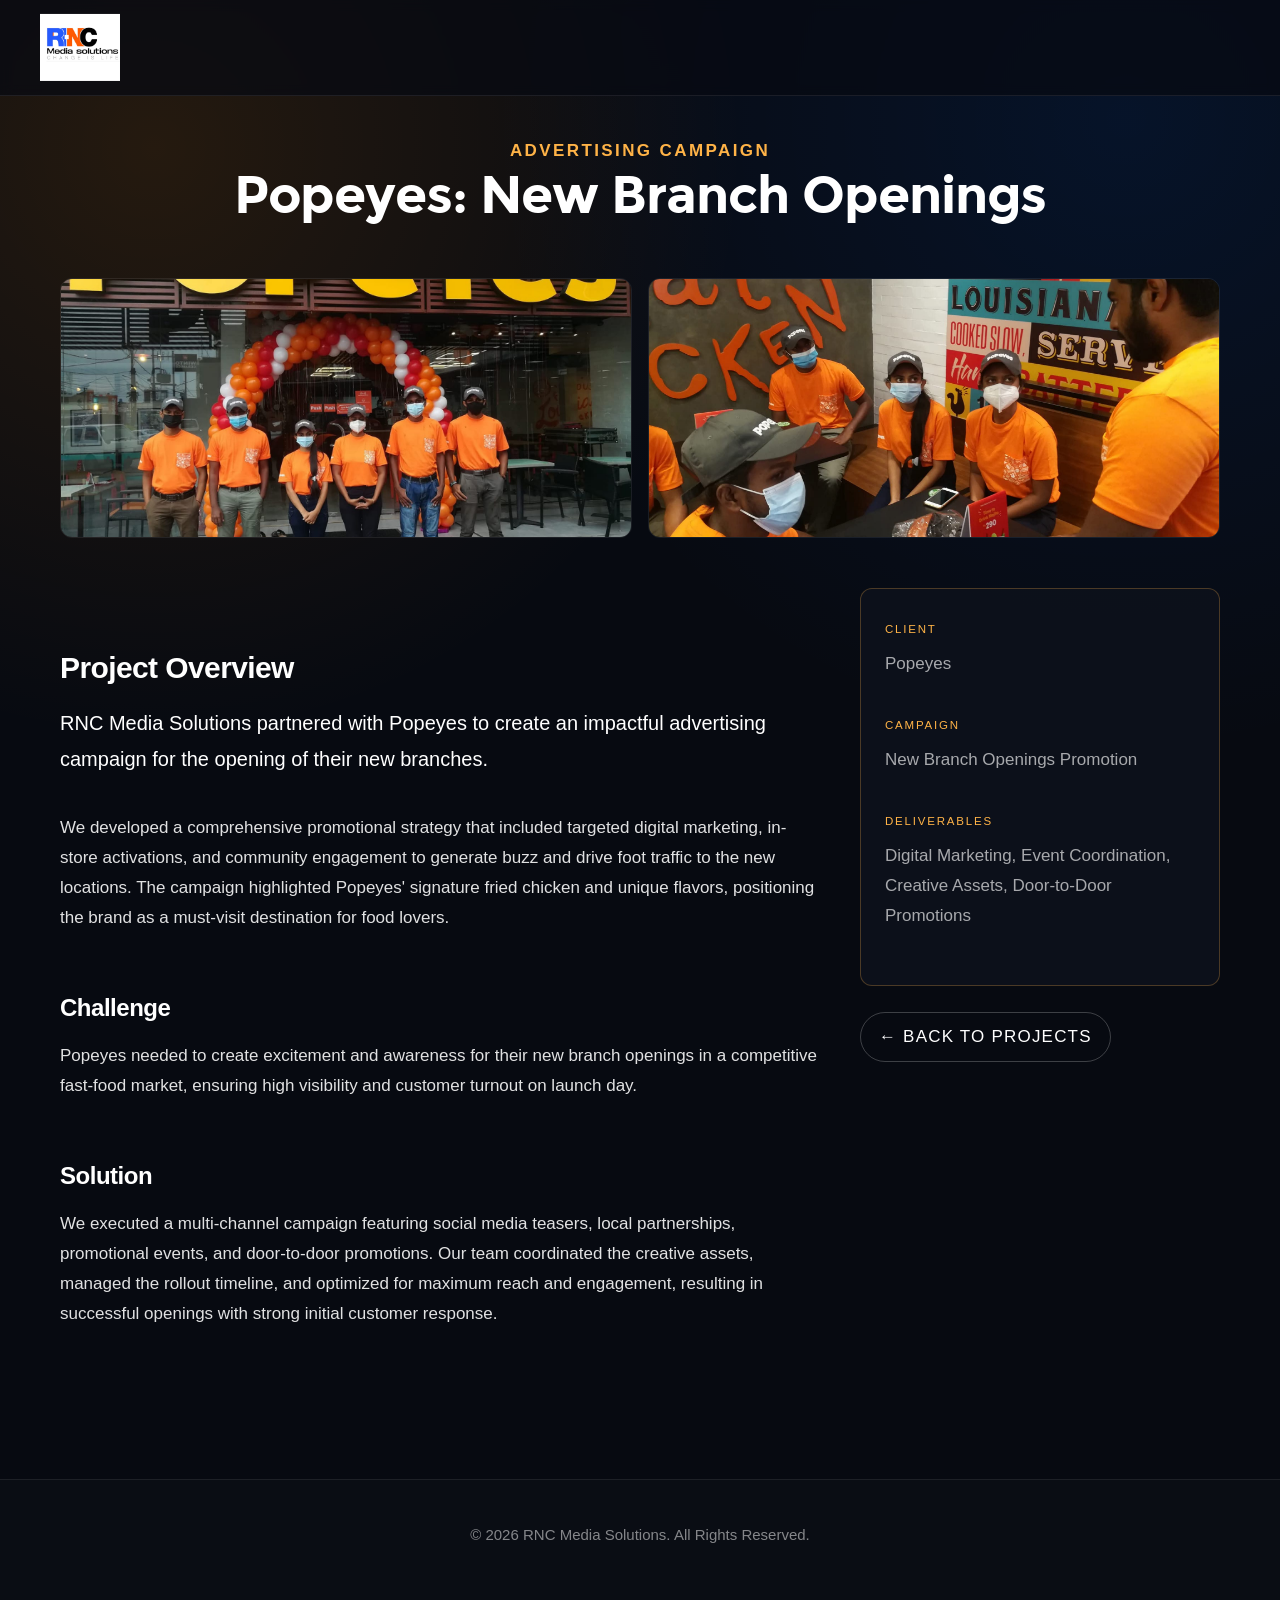
<file: popeyes.html>
<!DOCTYPE html>
<html class="no-js" lang="en">
<head>
    <meta charset="utf-8">
    <title>Popeyes Promotion | RNC Media Solutions</title>
    <meta name="viewport" content="width=device-width, initial-scale=1">

    <link rel="stylesheet" href="css/base.css">
    <link rel="stylesheet" href="css/vendor.css">
    <link rel="stylesheet" href="css/main.css">

    <link rel="stylesheet" href="css/project-pages.css">
</head>

<body id="top">

    <header class="s-header">
        <div class="header-logo">
            <a class="site-logo" href="index.html"><img src="images/logo.jpeg" alt="RNC Logo"></a>
        </div>
    </header>

    <section class="s-project-detail">
        <div class="row">
            <div class="col-full text-center" style="margin-bottom: 4rem;">
                <h3 class="subhead" style="color: #FF8C00;">Advertising Campaign</h3>
                <h1 class="display-2">Popeyes: New Branch Openings</h1>
            </div>
        </div>

        <div class="row">
            <div class="col-full">
                <div class="photo-gallery">
                    <img src="works/popeyes1.jpeg" alt="Popeyes Promotion 1">
                    <img src="works/popeyes2.jpeg" alt="Popeyes Promotion 2">
                </div>
            </div>
        </div>

        <div class="row">
            <div class="col-eight tab-full">
                <h2>Project Overview</h2>
                <p class="lead">RNC Media Solutions partnered with Popeyes to create an impactful advertising campaign for the opening of their new branches.</p>
                <p>We developed a comprehensive promotional strategy that included targeted digital marketing, in-store activations, and community engagement to generate buzz and drive foot traffic to the new locations. The campaign highlighted Popeyes' signature fried chicken and unique flavors, positioning the brand as a must-visit destination for food lovers.</p>
                <h3>Challenge</h3>
                <p>Popeyes needed to create excitement and awareness for their new branch openings in a competitive fast-food market, ensuring high visibility and customer turnout on launch day.</p>
                <h3>Solution</h3>
                <p>We executed a multi-channel campaign featuring social media teasers, local partnerships, promotional events, and door-to-door promotions. Our team coordinated the creative assets, managed the rollout timeline, and optimized for maximum reach and engagement, resulting in successful openings with strong initial customer response.</p>
            </div>

            <div class="col-four tab-full">
                <div class="project-stats">
                    <div class="stat-item"><span class="stat-label">Client</span><p>Popeyes</p></div>
                    <div class="stat-item"><span class="stat-label">Campaign</span><p>New Branch Openings Promotion</p></div>
                    <div class="stat-item"><span class="stat-label">Deliverables</span><p>Digital Marketing, Event Coordination, Creative Assets, Door-to-Door Promotions</p></div>
                </div>
                <a href="index.html" class="back-btn">← Back to Projects</a>
            </div>
        </div>
    </section>

    <footer style="background: #111; padding: 4rem 0; text-align: center; color: #555;">
        <p>&copy; 2026 RNC Media Solutions. All Rights Reserved.</p>
    </footer>

</body>
</html>
</file>
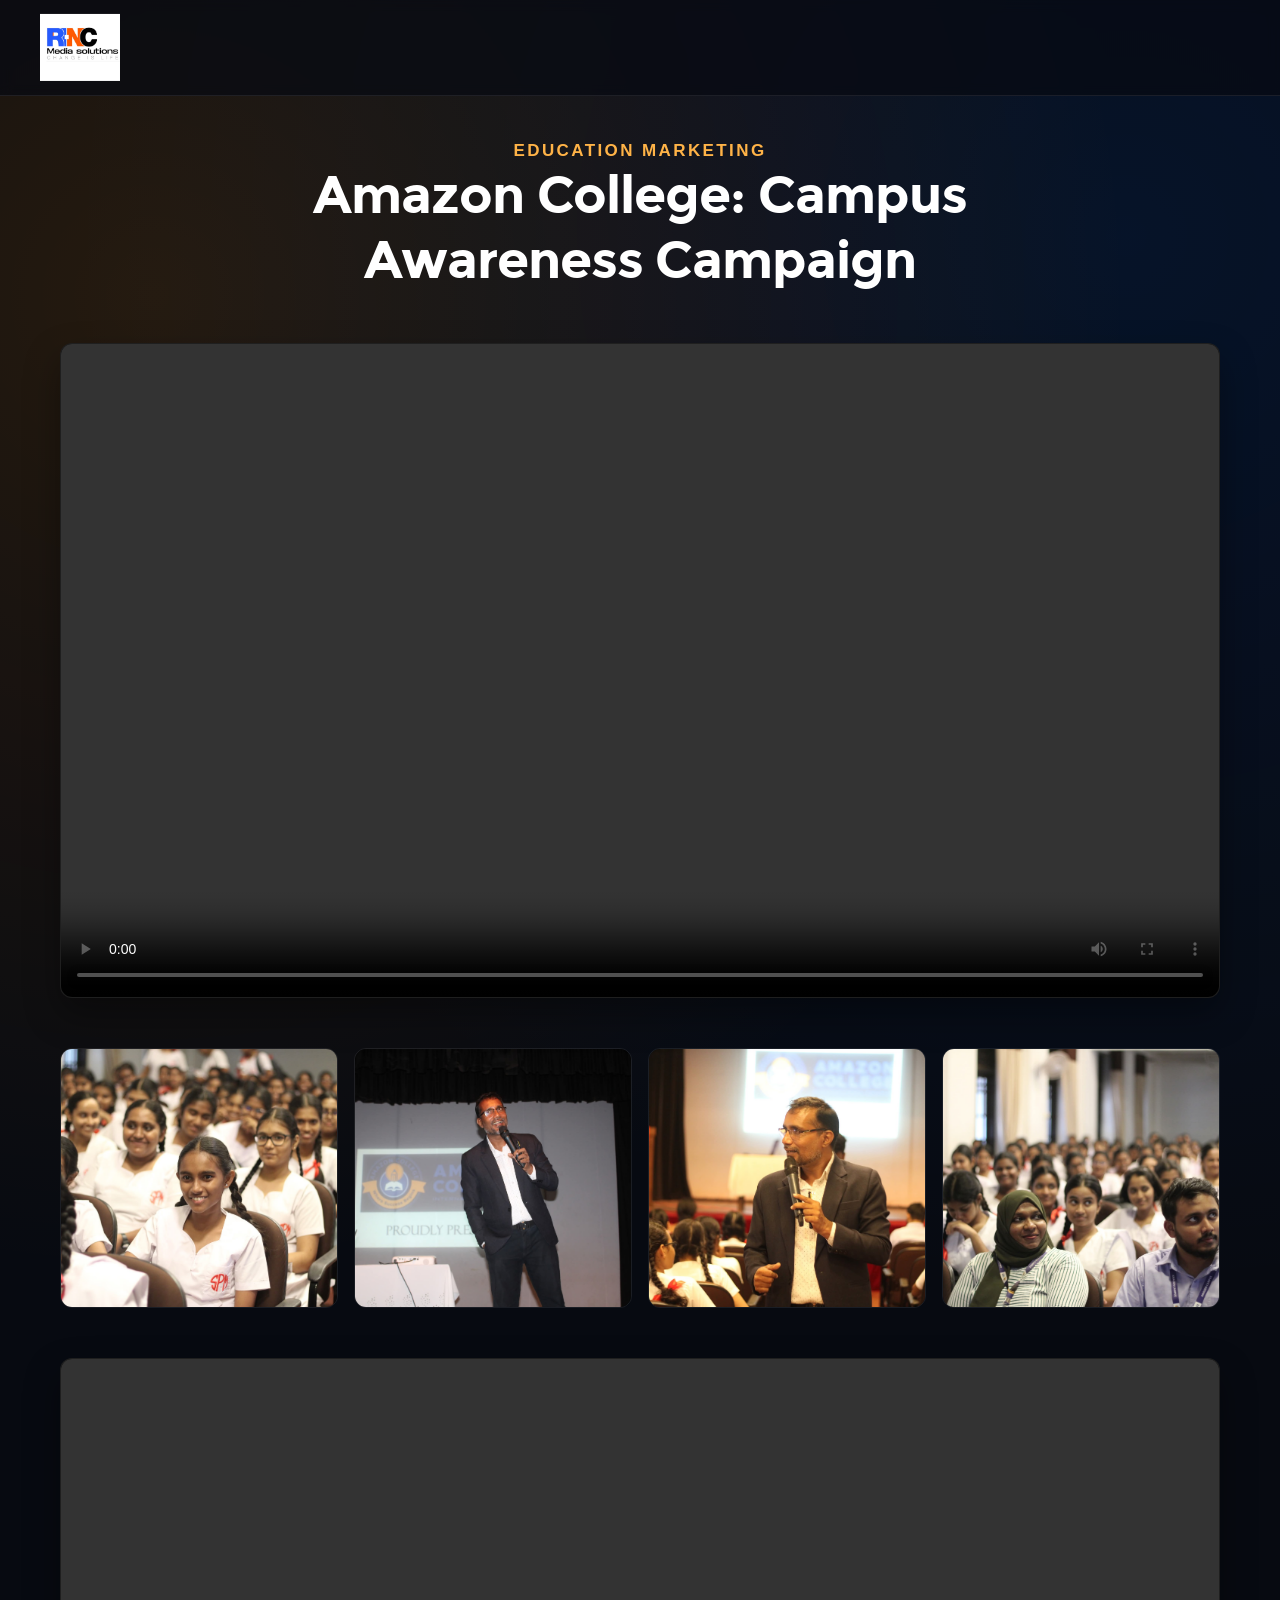
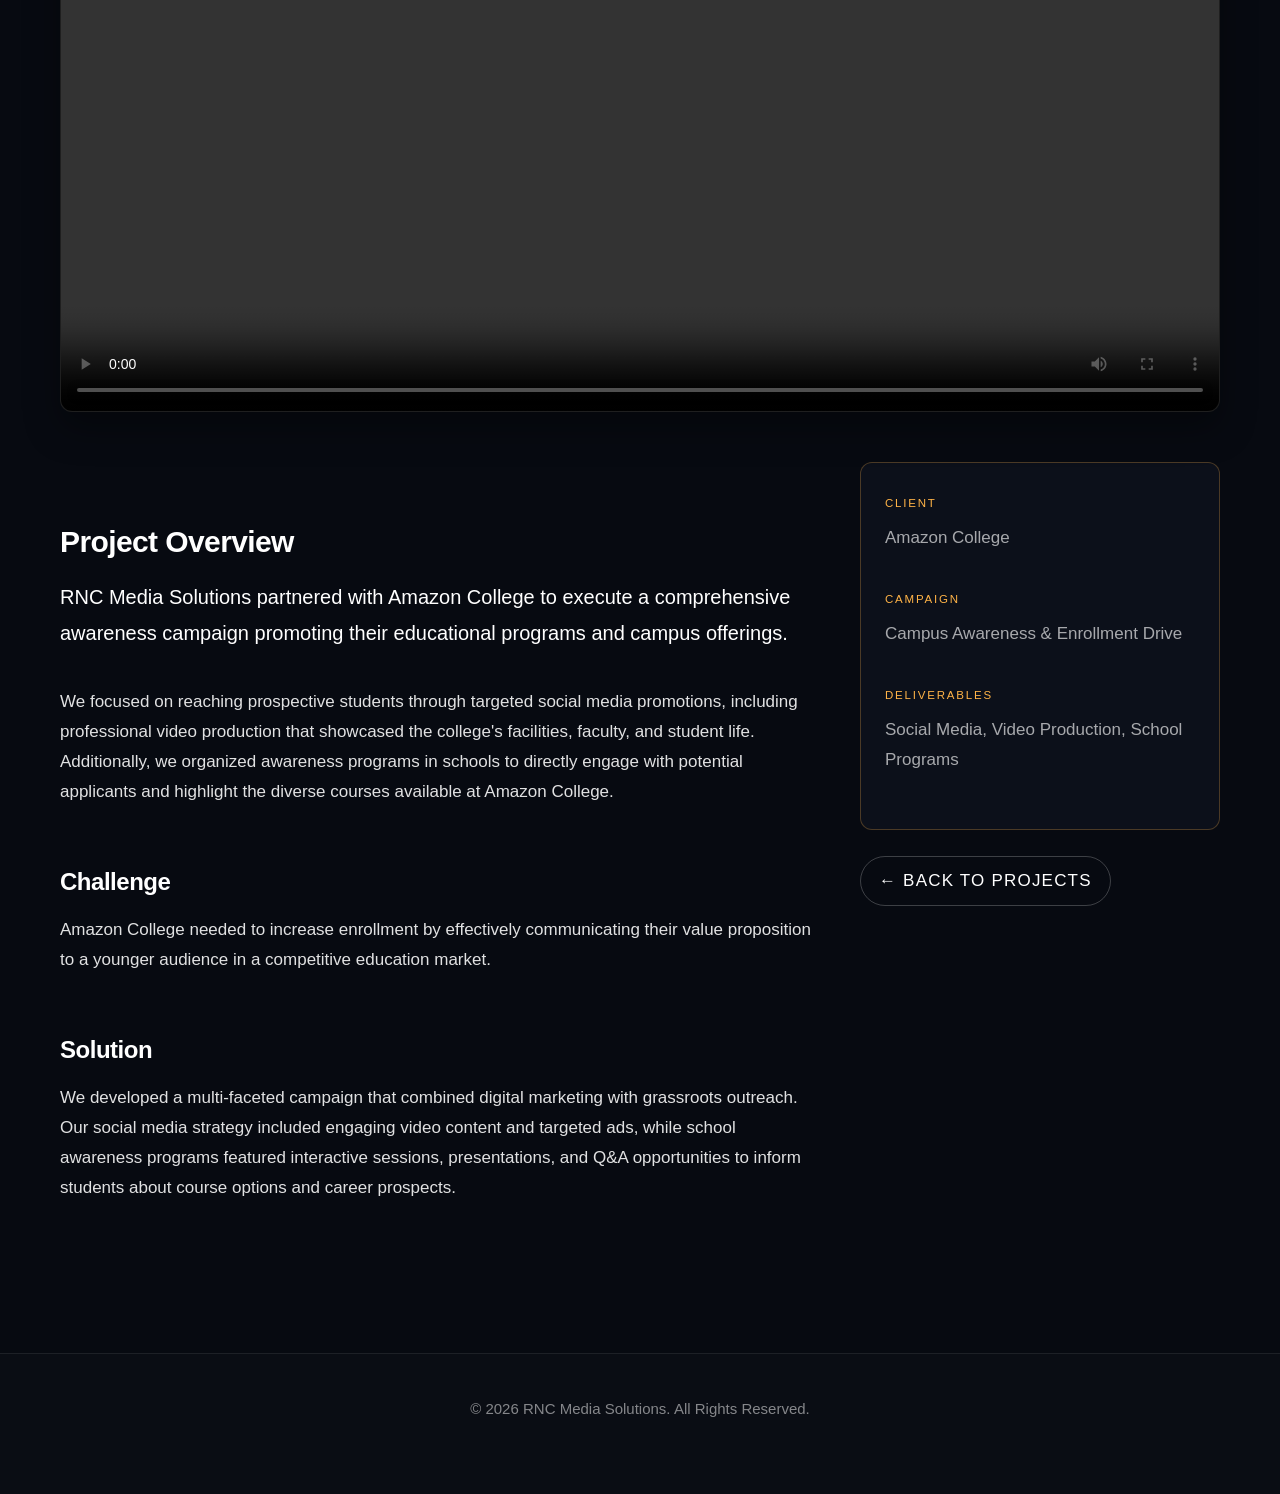
<file: works/amazon.html>
<!DOCTYPE html>
<html class="no-js" lang="en">
<head>
    <meta charset="utf-8">
    <title>Amazon College Promotion | RNC Media Solutions</title>
    <meta name="viewport" content="width=device-width, initial-scale=1">

    <link rel="stylesheet" href="../css/base.css">
    <link rel="stylesheet" href="../css/vendor.css">
    <link rel="stylesheet" href="../css/main.css">

    <link rel="stylesheet" href="../css/project-pages.css">
</head>

<body id="top">

    <header class="s-header">
        <div class="header-logo">
            <a class="site-logo" href="../index.html"><img src="../images/logo.jpeg" alt="RNC Logo"></a>
        </div>
    </header>

    <section class="s-project-detail">
        <div class="row">
            <div class="col-full text-center" style="margin-bottom: 4rem;">
                <h3 class="subhead" style="color: #FF8C00;">Education Marketing</h3>
                <h1 class="display-2">Amazon College: Campus Awareness Campaign</h1>
            </div>
        </div>

        <div class="row">
    <div class="col-full">
        <div class="project-video-wrap">
            <video controls width="100%" preload="auto">
                <source src="amazon2.mp4" type="video/mp4">
                Your browser does not support the video tag.
            </video>
        </div>
    </div>
</div>

        <div class="row">
            <div class="col-full">
                <div class="photo-gallery">
                    <img src="amazon1.jpeg" alt="Amazon College Promotion 1">
                    <img src="amazon2.jpeg" alt="Amazon College Promotion 2">
                    <img src="amazon3.jpeg" alt="Amazon College Promotion 3">
                    <img src="amazon4.jpeg" alt="Amazon College Promotion 4">
                </div>
            </div>
        </div>

        <div class="row">
    <div class="col-full">
        <div class="project-video-wrap">
            <video controls width="100%" preload="auto">
                <source src="amazon.mp4" type="video/mp4">
                Your browser does not support the video tag.
            </video>
        </div>
    </div>
</div>

        <div class="row">
            <div class="col-eight tab-full">
                <h2>Project Overview</h2>
                <p class="lead">RNC Media Solutions partnered with Amazon College to execute a comprehensive awareness campaign promoting their educational programs and campus offerings.</p>
                <p>We focused on reaching prospective students through targeted social media promotions, including professional video production that showcased the college's facilities, faculty, and student life. Additionally, we organized awareness programs in schools to directly engage with potential applicants and highlight the diverse courses available at Amazon College.</p>
                <h3>Challenge</h3>
                <p>Amazon College needed to increase enrollment by effectively communicating their value proposition to a younger audience in a competitive education market.</p>
                <h3>Solution</h3>
                <p>We developed a multi-faceted campaign that combined digital marketing with grassroots outreach. Our social media strategy included engaging video content and targeted ads, while school awareness programs featured interactive sessions, presentations, and Q&A opportunities to inform students about course options and career prospects.</p>
            </div>

            <div class="col-four tab-full">
                <div class="project-stats">
                    <div class="stat-item"><span class="stat-label">Client</span><p>Amazon College</p></div>
                    <div class="stat-item"><span class="stat-label">Campaign</span><p>Campus Awareness & Enrollment Drive</p></div>
                    <div class="stat-item"><span class="stat-label">Deliverables</span><p>Social Media, Video Production, School Programs</p></div>
                </div>
                <a href="../index.html" class="back-btn">← Back to Projects</a>
            </div>
        </div>
    </section>

    <footer style="background: #111; padding: 4rem 0; text-align: center; color: #555;">
        <p>&copy; 2026 RNC Media Solutions. All Rights Reserved.</p>
    </footer>

</body>
</html>
</file>
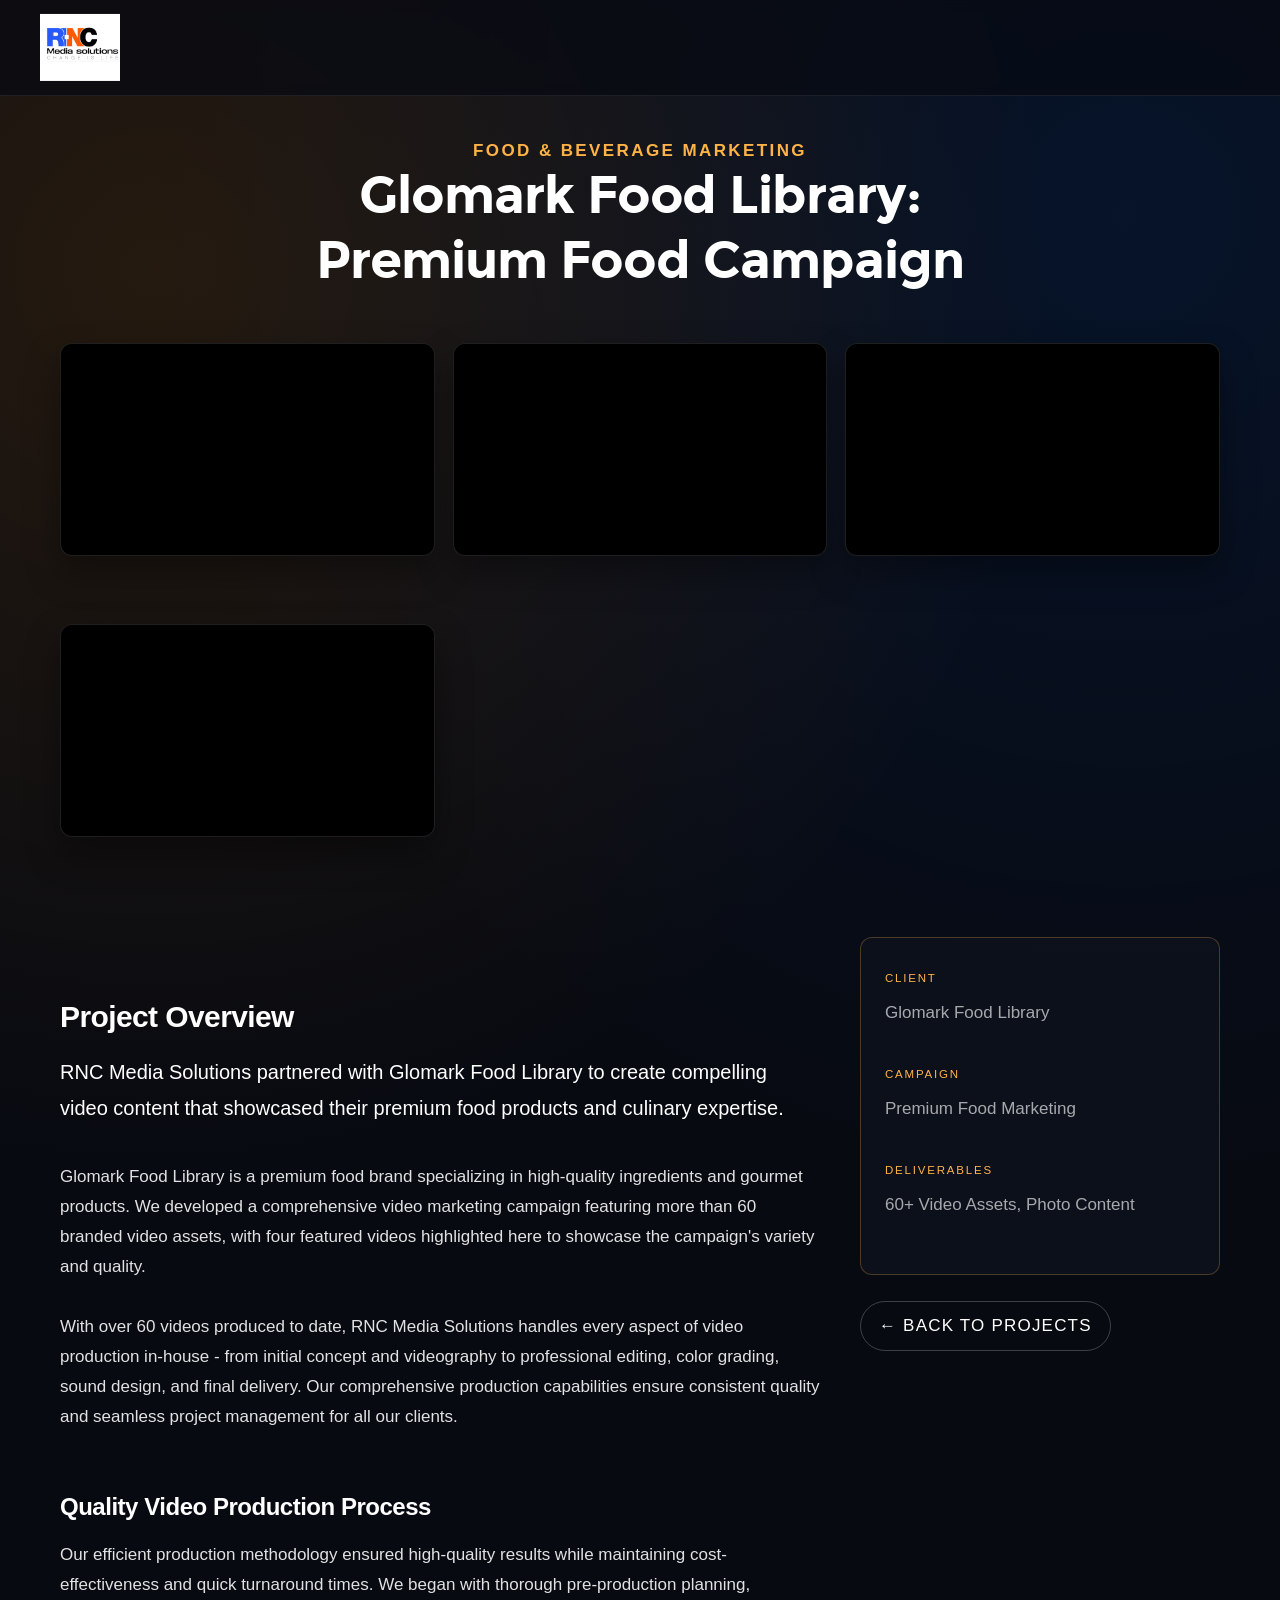
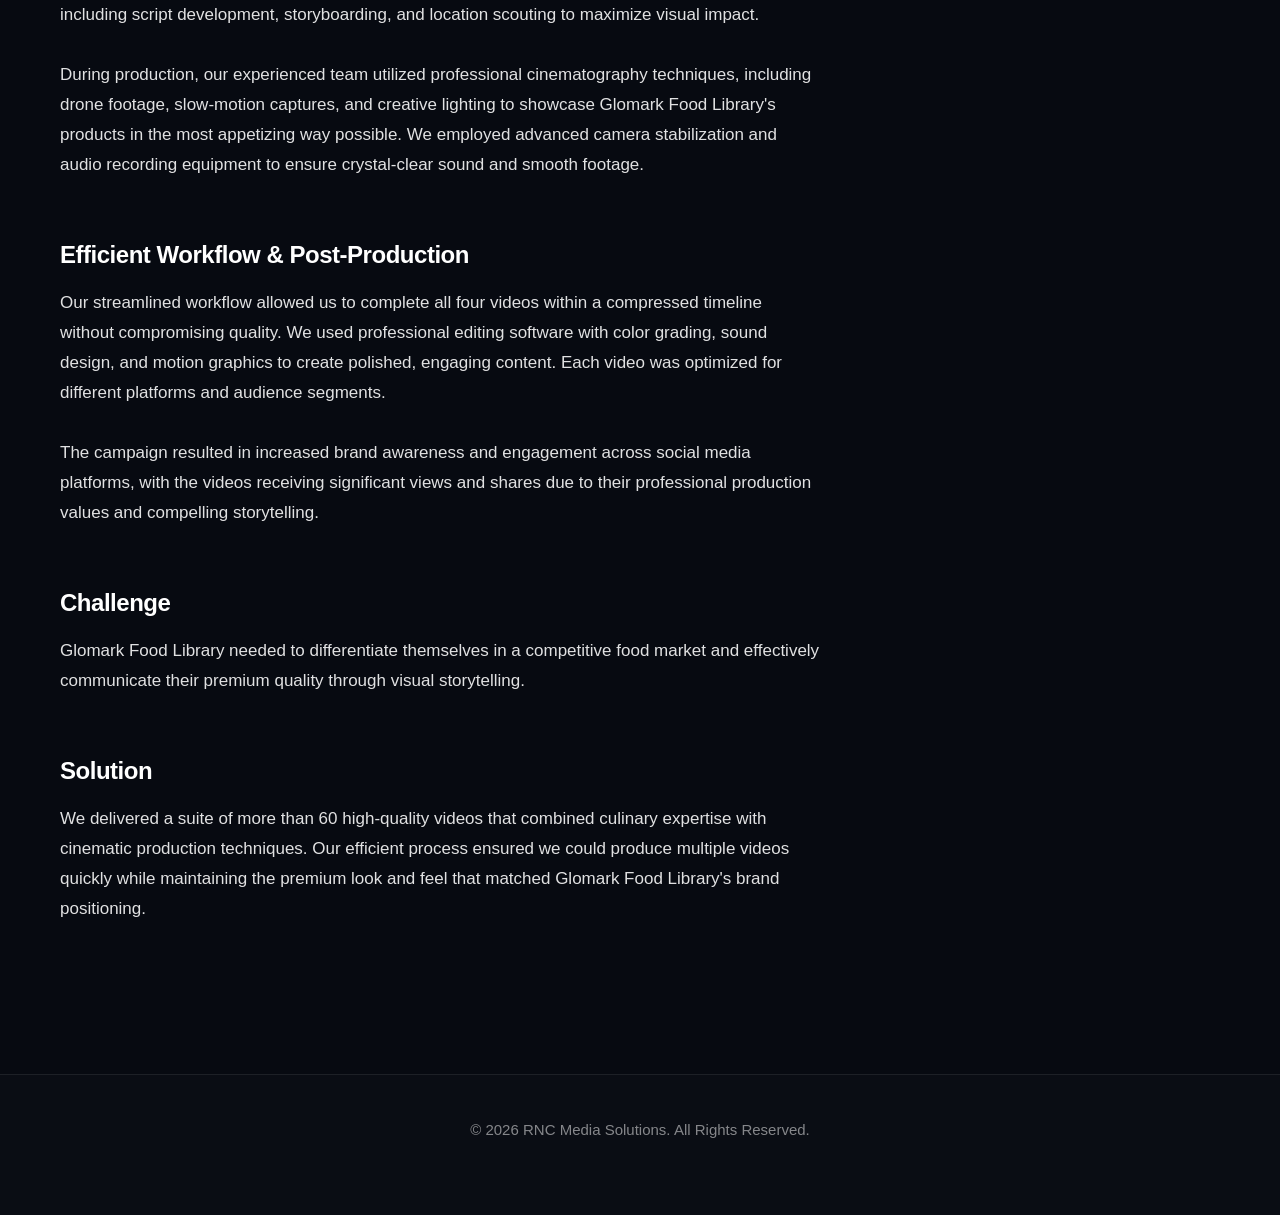
<file: works/foodlb.html>
<!DOCTYPE html>
<html class="no-js" lang="en">
<head>
    <meta charset="utf-8">
    <title>Glomark Food Library Campaign | RNC Media Solutions</title>
    <meta name="viewport" content="width=device-width, initial-scale=1">

    <link rel="stylesheet" href="../css/base.css">
    <link rel="stylesheet" href="../css/vendor.css">
    <link rel="stylesheet" href="../css/main.css">

    <link rel="stylesheet" href="../css/project-pages.css">
</head>

<body id="top">

    <header class="s-header">
        <div class="header-logo">
            <a class="site-logo" href="../index.html"><img src="../images/logo.jpeg" alt="RNC Logo"></a>
        </div>
    </header>

    <section class="s-project-detail">
        <div class="row">
            <div class="col-full text-center" style="margin-bottom: 4rem;">
                <h3 class="subhead" style="color: #FF8C00;">Food & Beverage Marketing</h3>
                <h1 class="display-2">Glomark Food Library: Premium Food Campaign</h1>
            </div>
        </div>

        <div class="row">
            <div class="col-full">
                <div class="video-grid">
                    <div class="project-video-wrap">
                        <iframe src="https://www.youtube.com/embed/0W818GYGiTQ?si=hH_VbtVi59T6aXhU" title="Glomark Food Library Video 1" frameborder="0" allow="accelerometer; autoplay; clipboard-write; encrypted-media; gyroscope; picture-in-picture; web-share" referrerpolicy="strict-origin-when-cross-origin" allowfullscreen></iframe>
                    </div>
                    <div class="project-video-wrap">
                        <iframe src="https://www.youtube.com/embed/dLPCv3_HJGk?si=_OZ8zfeOxjkR2dfA" title="Glomark Food Library Video 2" frameborder="0" allow="accelerometer; autoplay; clipboard-write; encrypted-media; gyroscope; picture-in-picture; web-share" referrerpolicy="strict-origin-when-cross-origin" allowfullscreen></iframe>
                    </div>
                    <div class="project-video-wrap">
                        <iframe src="https://www.youtube.com/embed/ZdFoxQ9VnKM?si=1uMJkM6QJdT3MGaI" title="Glomark Food Library Video 4" frameborder="0" allow="accelerometer; autoplay; clipboard-write; encrypted-media; gyroscope; picture-in-picture; web-share" referrerpolicy="strict-origin-when-cross-origin" allowfullscreen></iframe>
                    </div>
                    <div class="project-video-wrap">
                        <iframe width="560" height="315" src="https://www.youtube.com/embed/C_MdTpeHnZM?si=hCuy3bqkPJkLyjXb" title="YouTube video player" frameborder="0" allow="accelerometer; autoplay; clipboard-write; encrypted-media; gyroscope; picture-in-picture; web-share" referrerpolicy="strict-origin-when-cross-origin" allowfullscreen></iframe>
                    </div>
                </div>
            </div>
        </div>

        <div class="row">
            <div class="col-eight tab-full">
                <h2>Project Overview</h2>
                <p class="lead">RNC Media Solutions partnered with Glomark Food Library to create compelling video content that showcased their premium food products and culinary expertise.</p>
                <p>Glomark Food Library is a premium food brand specializing in high-quality ingredients and gourmet products. We developed a comprehensive video marketing campaign featuring more than 60 branded video assets, with four featured videos highlighted here to showcase the campaign's variety and quality.</p>
                <p><strong>With over 60 videos produced to date, RNC Media Solutions handles every aspect of video production in-house</strong> - from initial concept and videography to professional editing, color grading, sound design, and final delivery. Our comprehensive production capabilities ensure consistent quality and seamless project management for all our clients.</p>
                <h3>Quality Video Production Process</h3>
                <p>Our efficient production methodology ensured high-quality results while maintaining cost-effectiveness and quick turnaround times. We began with thorough pre-production planning, including script development, storyboarding, and location scouting to maximize visual impact.</p>
                <p>During production, our experienced team utilized professional cinematography techniques, including drone footage, slow-motion captures, and creative lighting to showcase Glomark Food Library's products in the most appetizing way possible. We employed advanced camera stabilization and audio recording equipment to ensure crystal-clear sound and smooth footage.</p>
                <h3>Efficient Workflow & Post-Production</h3>
                <p>Our streamlined workflow allowed us to complete all four videos within a compressed timeline without compromising quality. We used professional editing software with color grading, sound design, and motion graphics to create polished, engaging content. Each video was optimized for different platforms and audience segments.</p>
                <p>The campaign resulted in increased brand awareness and engagement across social media platforms, with the videos receiving significant views and shares due to their professional production values and compelling storytelling.</p>
                <h3>Challenge</h3>
                <p>Glomark Food Library needed to differentiate themselves in a competitive food market and effectively communicate their premium quality through visual storytelling.</p>
                <h3>Solution</h3>
                <p>We delivered a suite of more than 60 high-quality videos that combined culinary expertise with cinematic production techniques. Our efficient process ensured we could produce multiple videos quickly while maintaining the premium look and feel that matched Glomark Food Library's brand positioning.</p>
            </div>

            <div class="col-four tab-full">
                <div class="project-stats">
                    <div class="stat-item"><span class="stat-label">Client</span><p>Glomark Food Library</p></div>
                    <div class="stat-item"><span class="stat-label">Campaign</span><p>Premium Food Marketing</p></div>
                    <div class="stat-item"><span class="stat-label">Deliverables</span><p>60+ Video Assets, Photo Content</p></div>
                </div>
                <a href="../index.html" class="back-btn">← Back to Projects</a>
            </div>
        </div>
    </section>

    <footer style="background: #111; padding: 4rem 0; text-align: center; color: #555;">
        <p>&copy; 2026 RNC Media Solutions. All Rights Reserved.</p>
    </footer>

</body>
</html>
</file>
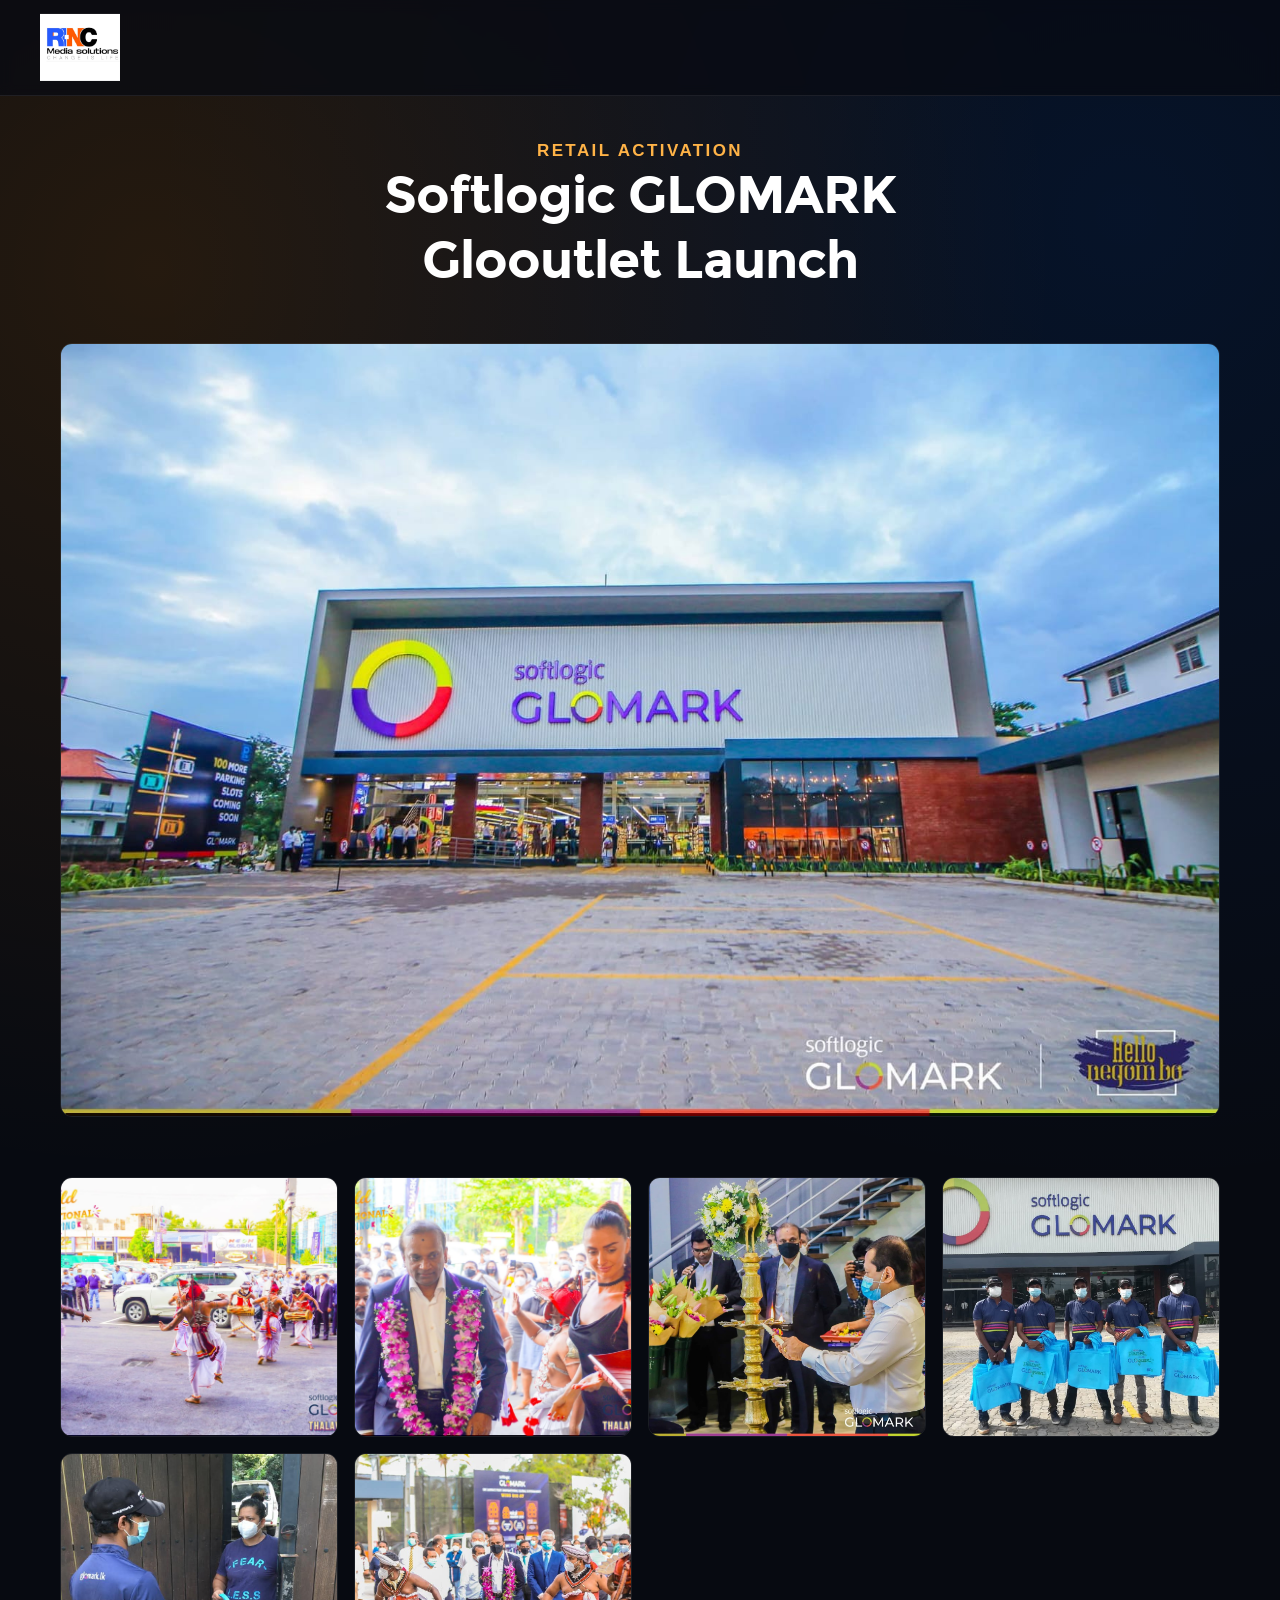
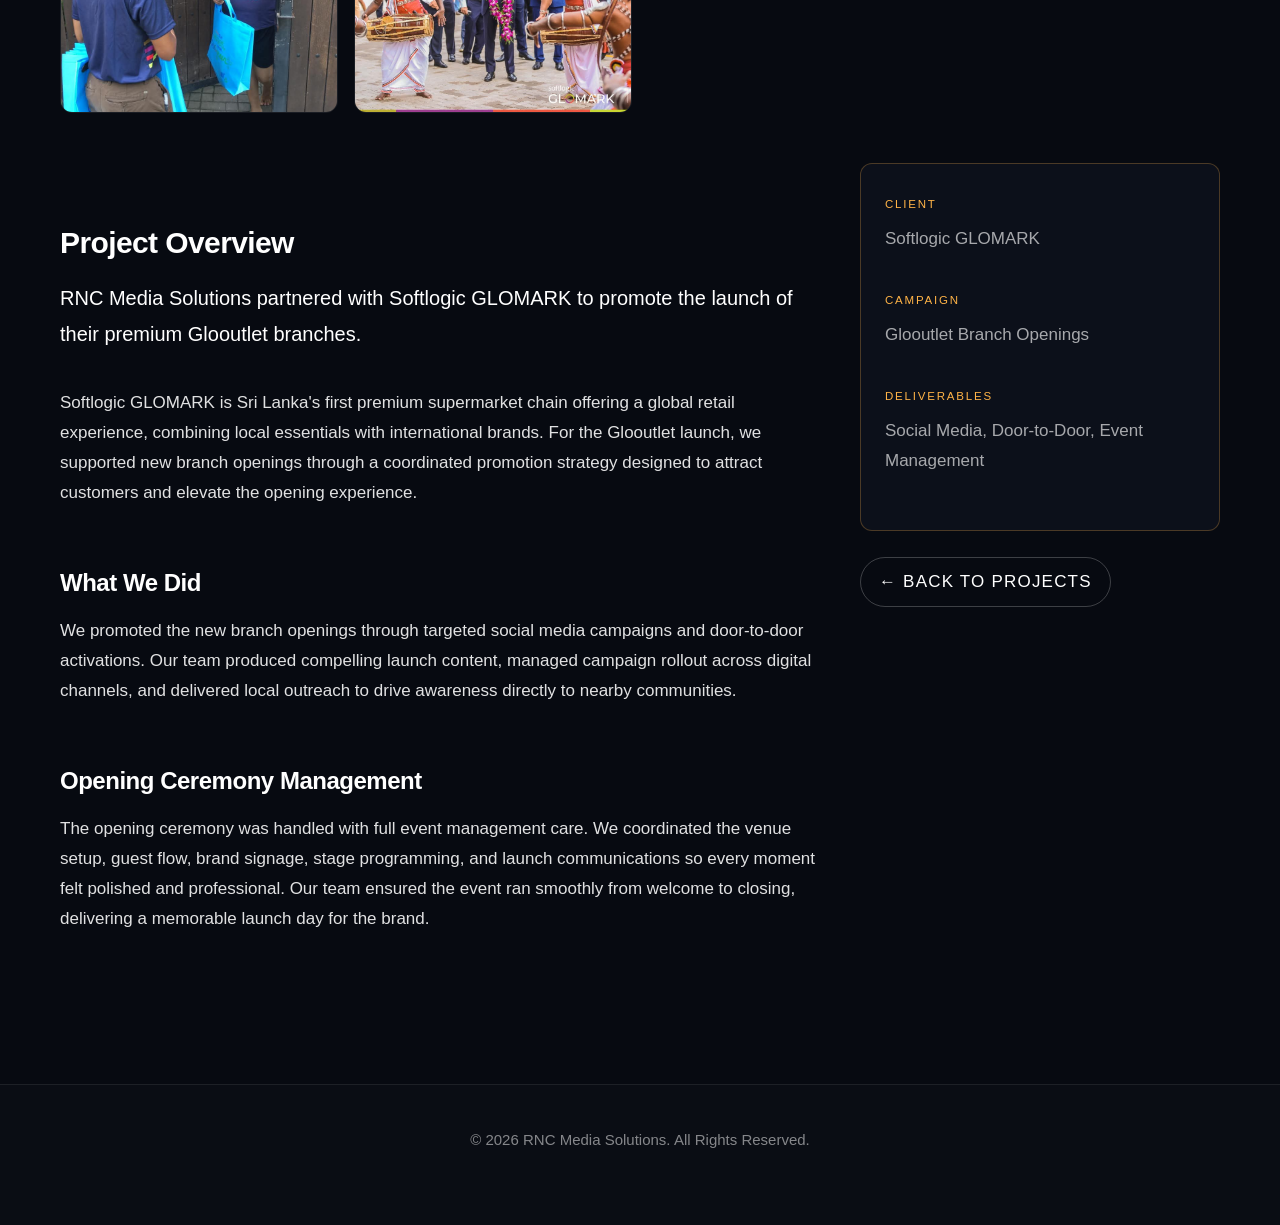
<file: works/glooutlet.html>
﻿<!DOCTYPE html>
<html class="no-js" lang="en">
<head>
    <meta charset="utf-8">
    <title>Glomark Outlets Opening| RNC Media Solutions</title>
    <meta name="viewport" content="width=device-width, initial-scale=1">

    <link rel="stylesheet" href="../css/base.css">
    <link rel="stylesheet" href="../css/vendor.css">
    <link rel="stylesheet" href="../css/main.css">

    <link rel="stylesheet" href="../css/project-pages.css">
</head>

<body id="top">

    <header class="s-header">
        <div class="header-logo">
            <a class="site-logo" href="../index.html"><img src="../images/logo.jpeg" alt="RNC Logo"></a>
        </div>
    </header>

    <section class="s-project-detail">
        <div class="row">
            <div class="col-full text-center" style="margin-bottom: 4rem;">
                <h3 class="subhead" style="color: #FF8C00;">Retail Activation</h3>
                <h1 class="display-2">Softlogic GLOMARK Glooutlet Launch</h1>
            </div>
        </div>

        <div class="row">
            <div class="col-full project-cover">
                <img src="glooutlet-cover.jpeg" alt="Glooutlet Cover">
            </div>
        </div>

        <div class="row">
            <div class="col-full">
                <div class="photo-gallery">
                    <img src="glooutlet1.jpeg" alt="Glooutlet Activation 1">
                    <img src="glooutlet2.jpeg" alt="Glooutlet Activation 2">
                    <img src="glooutlet3.jpeg" alt="Glooutlet Activation 3">
                    <img src="glooutlet4.jpeg" alt="Glooutlet Activation 4">
                    <img src="glooutlet5.jpeg" alt="Glooutlet Activation 5">
                    <img src="glooutlet6.jpeg" alt="Glooutlet Activation 6">
                </div>
            </div>
        </div>

        <div class="row">
            <div class="col-eight tab-full">
                <h2>Project Overview</h2>
                <p class="lead">RNC Media Solutions partnered with Softlogic GLOMARK to promote the launch of their premium Glooutlet branches.</p>
                <p>Softlogic GLOMARK is Sri Lanka's first premium supermarket chain offering a global retail experience, combining local essentials with international brands. For the Glooutlet launch, we supported new branch openings through a coordinated promotion strategy designed to attract customers and elevate the opening experience.</p>
                <h3>What We Did</h3>
                <p>We promoted the new branch openings through targeted social media campaigns and door-to-door activations. Our team produced compelling launch content, managed campaign rollout across digital channels, and delivered local outreach to drive awareness directly to nearby communities.</p>
                <h3>Opening Ceremony Management</h3>
                <p>The opening ceremony was handled with full event management care. We coordinated the venue setup, guest flow, brand signage, stage programming, and launch communications so every moment felt polished and professional. Our team ensured the event ran smoothly from welcome to closing, delivering a memorable launch day for the brand.</p>
            </div>

            <div class="col-four tab-full">
                <div class="project-stats">
                    <div class="stat-item"><span class="stat-label">Client</span><p>Softlogic GLOMARK</p></div>
                    <div class="stat-item"><span class="stat-label">Campaign</span><p>Glooutlet Branch Openings</p></div>
                    <div class="stat-item"><span class="stat-label">Deliverables</span><p>Social Media, Door-to-Door, Event Management</p></div>
                </div>
                <a href="../index.html" class="back-btn">← Back to Projects</a>
            </div>
        </div>
    </section>

    <footer style="background: #111; padding: 4rem 0; text-align: center; color: #555;">
        <p>&copy; 2026 RNC Media Solutions. All Rights Reserved.</p>
    </footer>

</body>
</html>
</file>
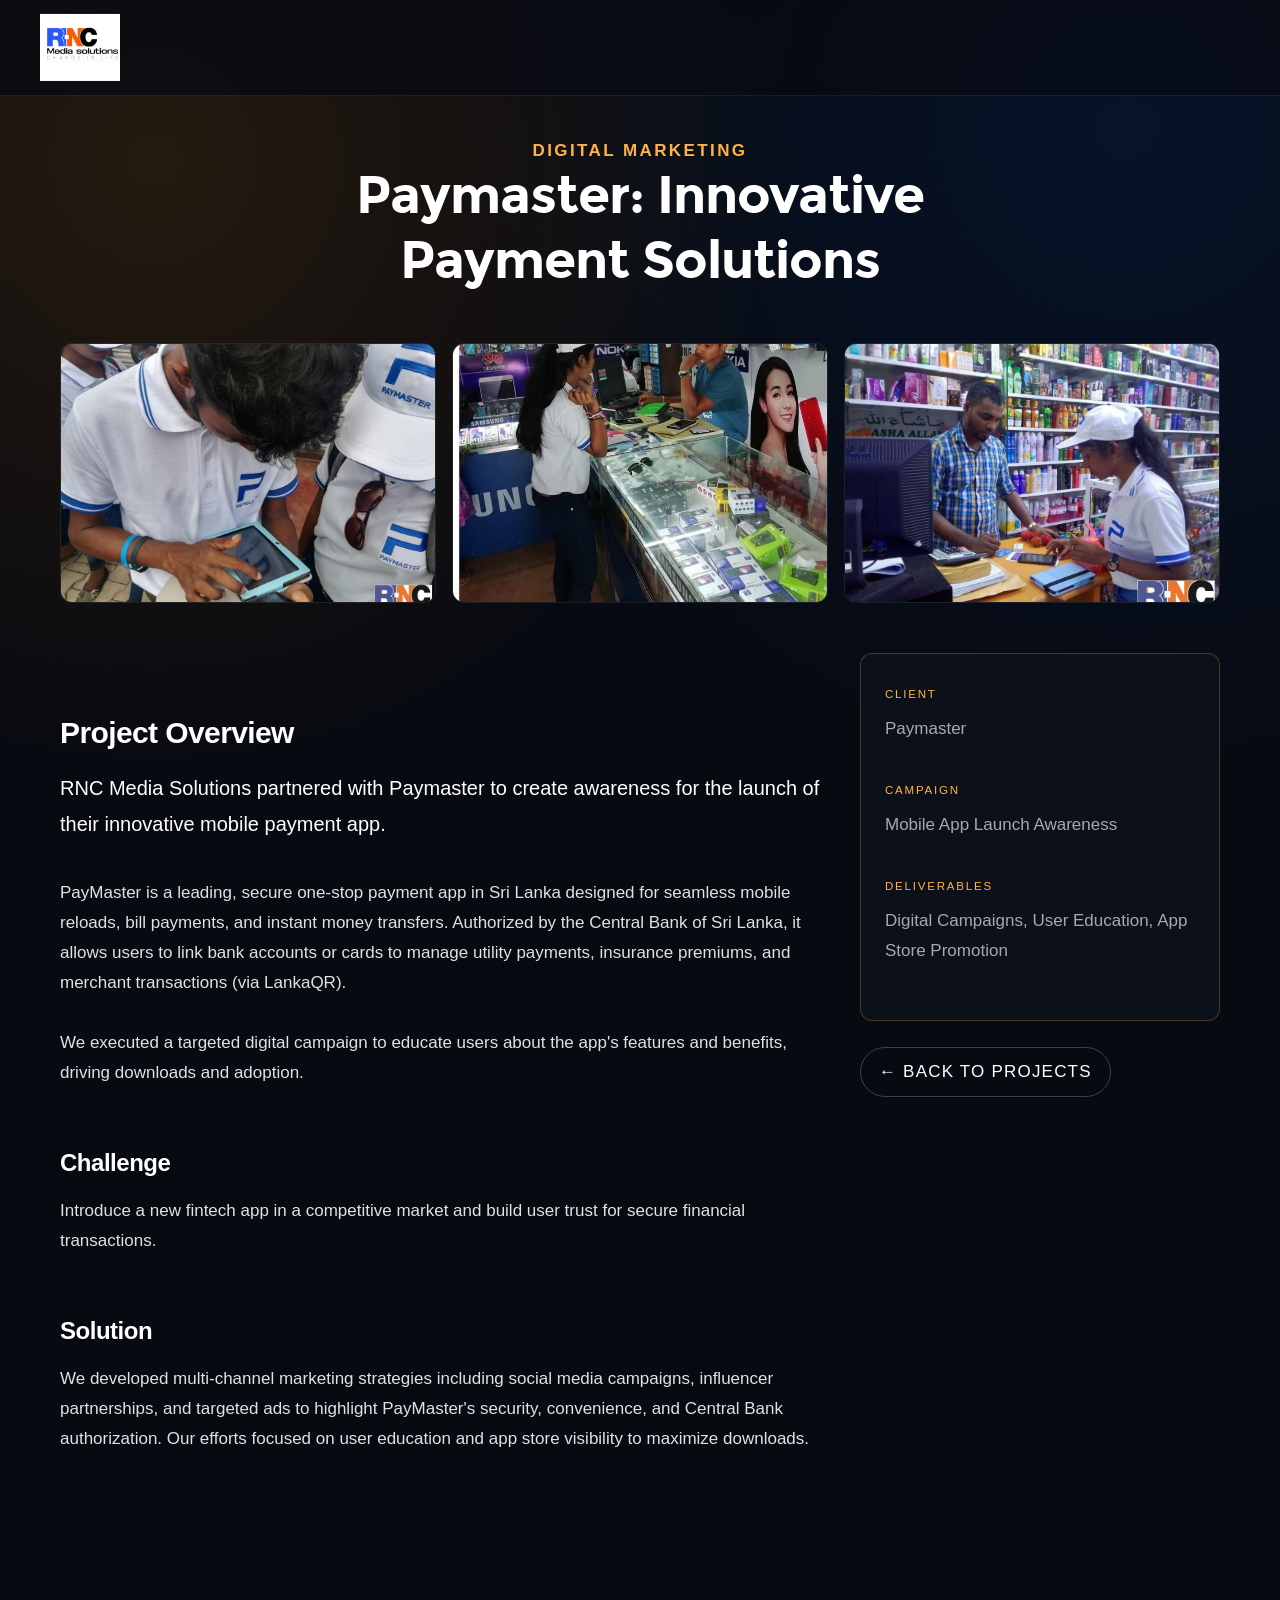
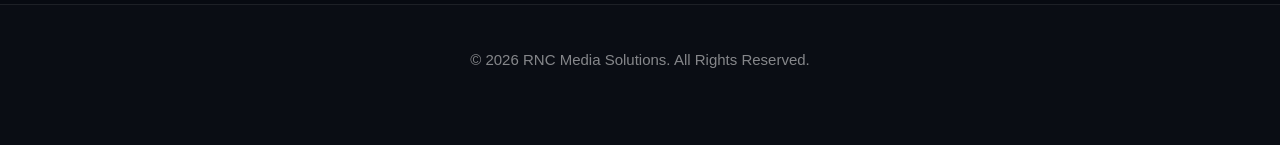
<file: works/paymaster.html>
<!DOCTYPE html>
<html class="no-js" lang="en">
<head>
    <meta charset="utf-8">
    <title>Paymaster Campaign | RNC Media Solutions</title>
    <meta name="viewport" content="width=device-width, initial-scale=1">

    <link rel="stylesheet" href="../css/base.css">
    <link rel="stylesheet" href="../css/vendor.css">
    <link rel="stylesheet" href="../css/main.css">

    <link rel="stylesheet" href="../css/project-pages.css">
</head>

<body id="top">

    <header class="s-header">
        <div class="header-logo">
            <a class="site-logo" href="../index.html"><img src="../images/logo.jpeg" alt="RNC Logo"></a>
        </div>
    </header>

    <section class="s-project-detail">
        <div class="row">
            <div class="col-full text-center" style="margin-bottom: 4rem;">
                <h3 class="subhead" style="color: #FF8C00;">Digital Marketing</h3>
                <h1 class="display-2">Paymaster: Innovative Payment Solutions</h1>
            </div>
        </div>

        <div class="row">
            <div class="col-full">
                <div class="photo-gallery">
                    <img src="paymaster1.jpeg" alt="Paymaster Campaign 1">
                    <img src="paymaster2.jpeg" alt="Paymaster Campaign 2">
                    <img src="paymaster3.jpeg" alt="Paymaster Campaign 3">
                </div>
            </div>
        </div>

        <div class="row">
            <div class="col-eight tab-full">
                <h2>Project Overview</h2>
                <p class="lead">RNC Media Solutions partnered with Paymaster to create awareness for the launch of their innovative mobile payment app.</p>
                <p>PayMaster is a leading, secure one-stop payment app in Sri Lanka designed for seamless mobile reloads, bill payments, and instant money transfers. Authorized by the Central Bank of Sri Lanka, it allows users to link bank accounts or cards to manage utility payments, insurance premiums, and merchant transactions (via LankaQR).</p>
                <p>We executed a targeted digital campaign to educate users about the app's features and benefits, driving downloads and adoption.</p>
                <h3>Challenge</h3>
                <p>Introduce a new fintech app in a competitive market and build user trust for secure financial transactions.</p>
                <h3>Solution</h3>
                <p>We developed multi-channel marketing strategies including social media campaigns, influencer partnerships, and targeted ads to highlight PayMaster's security, convenience, and Central Bank authorization. Our efforts focused on user education and app store visibility to maximize downloads.</p>
            </div>

            <div class="col-four tab-full">
                <div class="project-stats">
                    <div class="stat-item"><span class="stat-label">Client</span><p>Paymaster</p></div>
                    <div class="stat-item"><span class="stat-label">Campaign</span><p>Mobile App Launch Awareness</p></div>
                    <div class="stat-item"><span class="stat-label">Deliverables</span><p>Digital Campaigns, User Education, App Store Promotion</p></div>
                </div>
                <a href="../index.html" class="back-btn">← Back to Projects</a>
            </div>
        </div>
    </section>

    <footer style="background: #111; padding: 4rem 0; text-align: center; color: #555;">
        <p>&copy; 2026 RNC Media Solutions. All Rights Reserved.</p>
    </footer>

</body>
</html>
</file>
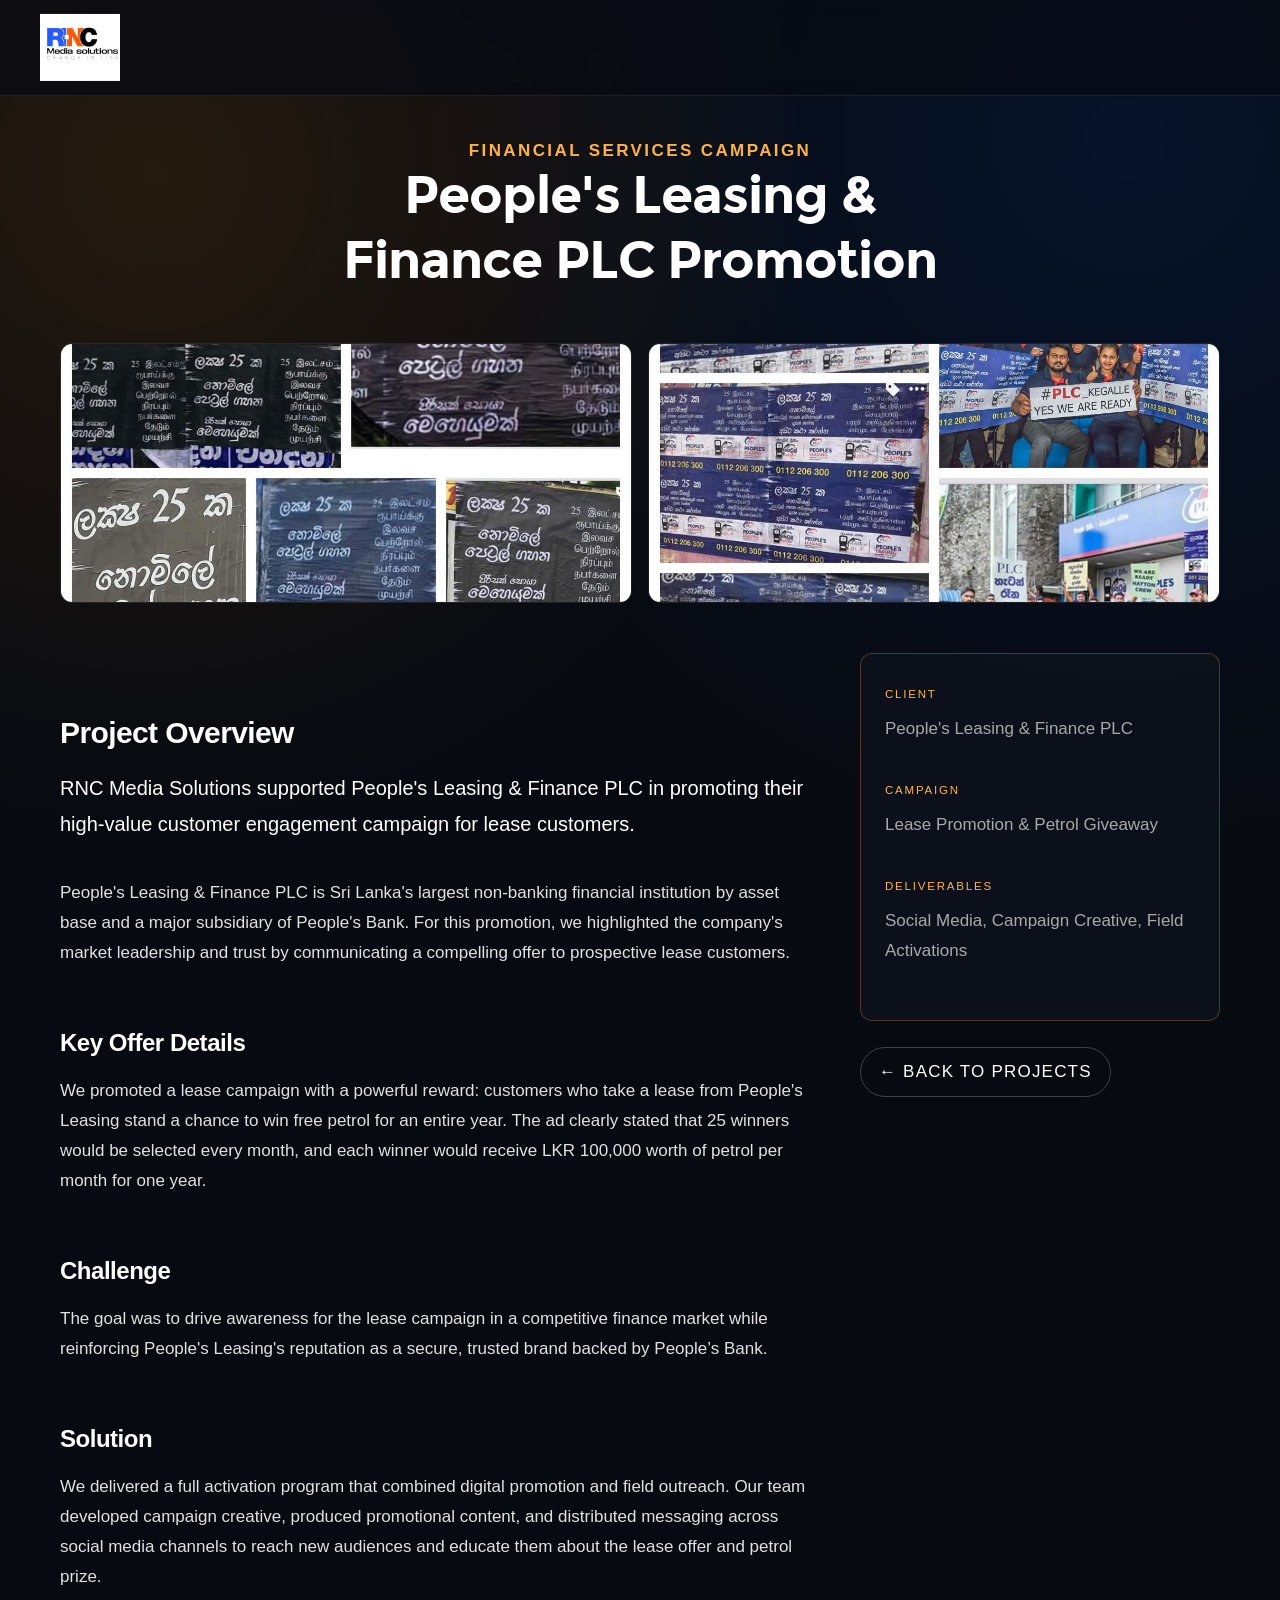
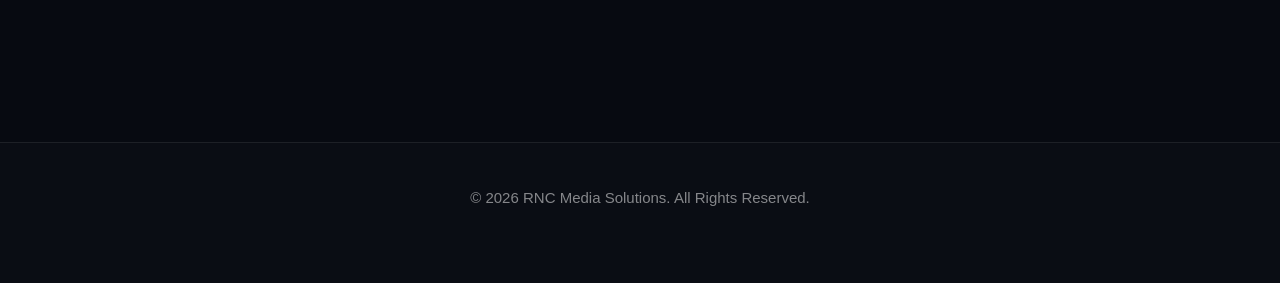
<file: works/plc.html>
﻿<!DOCTYPE html>
<html class="no-js" lang="en">
<head>
    <meta charset="utf-8">
    <title>People's Leasing Promotion | RNC Media Solutions</title>
    <meta name="viewport" content="width=device-width, initial-scale=1">

    <link rel="stylesheet" href="../css/base.css">
    <link rel="stylesheet" href="../css/vendor.css">
    <link rel="stylesheet" href="../css/main.css">

    <link rel="stylesheet" href="../css/project-pages.css">
</head>

<body id="top">

    <header class="s-header">
        <div class="header-logo">
            <a class="site-logo" href="../index.html"><img src="../images/logo.jpeg" alt="RNC Logo"></a>
        </div>
    </header>

    <section class="s-project-detail">
        <div class="row">
            <div class="col-full text-center" style="margin-bottom: 4rem;">
                <h3 class="subhead" style="color: #FF8C00;">Financial Services Campaign</h3>
                <h1 class="display-2">People's Leasing & Finance PLC Promotion</h1>
            </div>
        </div>

        <div class="row">
            <div class="col-full">
                <div class="photo-gallery">
                    <img src="plc1.jpeg" alt="People's Leasing Promotion 1">
                    <img src="plc2.jpeg" alt="People's Leasing Promotion 2">
                </div>
            </div>
        </div>

        <div class="row">
            <div class="col-eight tab-full">
                <h2>Project Overview</h2>
                <p class="lead">RNC Media Solutions supported People's Leasing & Finance PLC in promoting their high-value customer engagement campaign for lease customers.</p>
                <p>People's Leasing & Finance PLC is Sri Lanka's largest non-banking financial institution by asset base and a major subsidiary of People's Bank. For this promotion, we highlighted the company's market leadership and trust by communicating a compelling offer to prospective lease customers.</p>
                <h3>Key Offer Details</h3>
                <p>We promoted a lease campaign with a powerful reward: customers who take a lease from People's Leasing stand a chance to win free petrol for an entire year. The ad clearly stated that 25 winners would be selected every month, and each winner would receive LKR 100,000 worth of petrol per month for one year.</p>
                <h3>Challenge</h3>
                <p>The goal was to drive awareness for the lease campaign in a competitive finance market while reinforcing People's Leasing's reputation as a secure, trusted brand backed by People’s Bank.</p>
                <h3>Solution</h3>
                <p>We delivered a full activation program that combined digital promotion and field outreach. Our team developed campaign creative, produced promotional content, and distributed messaging across social media channels to reach new audiences and educate them about the lease offer and petrol prize.</p>
            </div>

            <div class="col-four tab-full">
                <div class="project-stats">
                    <div class="stat-item"><span class="stat-label">Client</span><p>People's Leasing & Finance PLC</p></div>
                    <div class="stat-item"><span class="stat-label">Campaign</span><p>Lease Promotion & Petrol Giveaway</p></div>
                    <div class="stat-item"><span class="stat-label">Deliverables</span><p>Social Media, Campaign Creative, Field Activations</p></div>
                </div>
                <a href="../index.html" class="back-btn">← Back to Projects</a>
            </div>
        </div>
    </section>

    <footer style="background: #111; padding: 4rem 0; text-align: center; color: #555;">
        <p>&copy; 2026 RNC Media Solutions. All Rights Reserved.</p>
    </footer>

</body>
</html>
</file>
<file: css/base.css>
/* =================================================================== 
 *
 *  Glint v1.0 Base Stylesheet
 *  11-20-2017
 *  ------------------------------------------------------------------
 *
 *  TOC:
 *  # imports 
 *  # normalize
 *  # basic/base setup styles
 *      ## Media
 *      ## Typography resets 
 *      ## links
 *      ## inputs
 *  # grid
 *      ## medium size devices
 *      ## tablets
 *      ## mobile devices
 *      ## small mobile devices
 *  # block grids
 *      ## medium size devices
 *      ## tablets
 *      ## mobile devices
 *      ## small mobile devices
 *  # MISC
 *
 * =================================================================== */


/* ===================================================================
 * # imports 
 *
 * ------------------------------------------------------------------- */
@import url("font-awesome/css/font-awesome.min.css");
@import url("micons/micons.css");
@import url("fonts.css");


/* ===================================================================
 * # normalize
 * normalize.css v5.0.0 | MIT License | 
 * github.com/necolas/normalize.css
 *
 * ------------------------------------------------------------------- */
html {
    font-family: sans-serif;
    line-height: 1.15;
    -ms-text-size-adjust: 100%;
    -webkit-text-size-adjust: 100%;
}

body {
    margin: 0;
}

article,
aside,
footer,
header,
nav,
section {
    display: block;
}

h1 {
    font-size: 2em;
    margin: 0.67em 0;
}

figcaption,
figure,
main {
    display: block;
}

figure {
    margin: 1em 40px;
}

hr {
    box-sizing: content-box;
    height: 0;
    overflow: visible;
}

pre {
    font-family: monospace, monospace;
    font-size: 1em;
}

a {
    background-color: transparent;
    -webkit-text-decoration-skip: objects;
}

a:active,
a:hover {
    outline-width: 0;
}

abbr[title] {
    border-bottom: none;
    text-decoration: underline;
    text-decoration: underline dotted;
}

b,
strong {
    font-weight: inherit;
}

b,
strong {
    font-weight: bolder;
}

code,
kbd,
samp {
    font-family: monospace, monospace;
    font-size: 1em;
}

dfn {
    font-style: italic;
}

mark {
    background-color: #ff0;
    color: #000;
}

small {
    font-size: 80%;
}

sub,
sup {
    font-size: 75%;
    line-height: 0;
    position: relative;
    vertical-align: baseline;
}

sub {
    bottom: -0.25em;
}

sup {
    top: -0.5em;
}

audio,
video {
    display: inline-block;
}

audio:not([controls]) {
    display: none;
    height: 0;
}

img {
    border-style: none;
}

svg:not(:root) {
    overflow: hidden;
}

button,
input,
optgroup,
select,
textarea {
    font-family: sans-serif;
    font-size: 100%;
    line-height: 1.15;
    margin: 0;
}

button,
input {
    overflow: visible;
}

button,
select {
    text-transform: none;
}

button,
html [type="button"],
[type="reset"],
[type="submit"] {
    -webkit-appearance: button;
}

button::-moz-focus-inner,
[type="button"]::-moz-focus-inner,
[type="reset"]::-moz-focus-inner,
[type="submit"]::-moz-focus-inner {
    border-style: none;
    padding: 0;
}

button:-moz-focusring,
[type="button"]:-moz-focusring,
[type="reset"]:-moz-focusring,
[type="submit"]:-moz-focusring {
    outline: 1px dotted ButtonText;
}

fieldset {
    border: 1px solid #c0c0c0;
    margin: 0 2px;
    padding: 0.35em 0.625em 0.75em;
}

legend {
    box-sizing: border-box;
    color: inherit;
    display: table;
    max-width: 100%;
    padding: 0;
    white-space: normal;
}

progress {
    display: inline-block;
    vertical-align: baseline;
}

textarea {
    overflow: auto;
}

[type="checkbox"],
[type="radio"] {
    box-sizing: border-box;
    padding: 0;
}

[type="number"]::-webkit-inner-spin-button,
[type="number"]::-webkit-outer-spin-button {
    height: auto;
}

[type="search"] {
    -webkit-appearance: textfield;
    outline-offset: -2px;
}

[type="search"]::-webkit-search-cancel-button,
[type="search"]::-webkit-search-decoration {
    -webkit-appearance: none;
}

::-webkit-file-upload-button {
    -webkit-appearance: button;
    font: inherit;
}

details,
menu {
    display: block;
}

summary {
    display: list-item;
}

canvas {
    display: inline-block;
}

template {
    display: none;
}

[hidden] {
    display: none;
}


/* ===================================================================
 * # basic/base setup styles
 *
 * ------------------------------------------------------------------- */
html {
    font-size: 62.5%;
    box-sizing: border-box;
}

*,
*::before,
*::after {
    box-sizing: inherit;
}

body {
    font-weight: normal;
    line-height: 1;
    word-wrap: break-word;
    text-rendering: optimizeLegibility;
    -webkit-overflow-scrolling: touch;
    -webkit-text-size-adjust: none;
}

body,
input,
button {
    -moz-osx-font-smoothing: grayscale;
    -webkit-font-smoothing: antialiased;
}


/* ------------------------------------------------------------------- 
 * ## Media
 * ------------------------------------------------------------------- */
img,
video {
    max-width: 100%;
    height: auto;
}


/* ------------------------------------------------------------------- 
 * ## Typography resets 
 * ------------------------------------------------------------------- */
div,
dl,
dt,
dd,
ul,
ol,
li,
h1,
h2,
h3,
h4,
h5,
h6,
pre,
form,
p,
blockquote,
th,
td {
    margin: 0;
    padding: 0;
}

h1,
h2,
h3,
h4,
h5,
h6 {
    -webkit-font-smoothing: auto;
    -webkit-font-smoothing: antialiased;
    -webkit-font-variant-ligatures: common-ligatures;
    -moz-font-variant-ligatures: common-ligatures;
    font-variant-ligatures: common-ligatures;
    text-rendering: optimizeLegibility;
}

em,
i {
    font-style: italic;
    line-height: inherit;
}

strong,
b {
    font-weight: bold;
    line-height: inherit;
}

small {
    font-size: 60%;
    line-height: inherit;
}

ol,
ul {
    list-style: none;
}

li {
    display: block;
}


/* ------------------------------------------------------------------- 
 * ## links 
 * ------------------------------------------------------------------- */
a {
    text-decoration: none;
    line-height: inherit;
}

a img {
    border: none;
}


/* ------------------------------------------------------------------- 
 * ## inputs 
 * ------------------------------------------------------------------- */
fieldset {
    margin: 0;
    padding: 0;
}

input[type="email"],
input[type="number"],
input[type="search"],
input[type="text"],
input[type="tel"],
input[type="url"],
input[type="password"],
textarea {
    -webkit-appearance: none;
    -moz-appearance: none;
    -ms-appearance: none;
    -o-appearance: none;
    appearance: none;
}


/* ===================================================================
 * # grid
 *
 * ------------------------------------------------------------------- */
.row {
    width: 94%;
    max-width: 1200px;
    margin: 0 auto;
}

.row:after {
    content: "";
    display: table;
    clear: both;
}

.row .row {
    width: auto;
    max-width: none;
    margin-left: -20px;
    margin-right: -20px;
}


/* column blocks
 * -------------------------------------- */
[class*="col-"] {
    float: left;
    padding: 0 20px;
}

[class*="col-"]+[class*="col-"].end {
    float: right;
}


/* column width classes 
 * -------------------------------------- */
.col-one {
    width: 8.33333%;
}

.col-two,
.col-1-6 {
    width: 16.66667%;
}

.col-three,
.col-1-4 {
    width: 25%;
}

.col-four,
.col-1-3 {
    width: 33.33333%;
}

.col-five {
    width: 41.66667%;
}

.col-six,
.col-1-2 {
    width: 50%;
}

.col-seven {
    width: 58.33333%;
}

.col-eight,
.col-2-3 {
    width: 66.66667%;
}

.col-nine,
.col-3-4 {
    width: 75%;
}

.col-ten,
.col-5-6 {
    width: 83.33333%;
}

.col-eleven {
    width: 91.66667%;
}

.col-twelve,
.col-full {
    width: 100%;
}


/* ------------------------------------------------------------------- 
 * ## medium size devices
 * ------------------------------------------------------------------- */
@media only screen and (max-width: 1200px) {
    .row .row {
        margin-left: -15px;
        margin-right: -15px;
    }
    [class*="col-"] {
        padding: 0 15px;
    }
    .md-two,
    .md-1-6 {
        width: 16.66667%;
    }
    .md-one {
        width: 8.33333%;
    }
    .md-three,
    .md-1-4 {
        width: 25%;
    }
    .md-four,
    .md-1-3 {
        width: 33.33333%;
    }
    .md-five {
        width: 41.66667%;
    }
    .md-six,
    .md-1-2 {
        width: 50%;
    }
    .md-seven {
        width: 58.33333%;
    }
    .md-eight,
    .md-2-3 {
        width: 66.66667%;
    }
    .md-nine,
    .md-3-4 {
        width: 75%;
    }
    .md-ten,
    .md-5-6 {
        width: 83.33333%;
    }
    .md-eleven {
        width: 91.66667%;
    }
    .md-twelve,
    .md-full {
        width: 100%;
    }
}


/* ------------------------------------------------------------------- 
 * ## tablets
 * ------------------------------------------------------------------- */
@media only screen and (max-width: 800px) {
    .row {
        width: 90%;
    }
    .tab-1-4 {
        width: 25%;
    }
    .tab-1-3 {
        width: 33.33333%;
    }
    .tab-1-2 {
        width: 50%;
    }
    .tab-2-3 {
        width: 66.66667%;
    }
    .tab-3-4 {
        width: 75%;
    }
    .tab-full {
        width: 100%;
    }
}


/* ------------------------------------------------------------------- 
 * ## mobile devices
 * ------------------------------------------------------------------- */
@media only screen and (max-width: 600px) {
    .row {
        width: auto;
        padding-left: 25px;
        padding-right: 25px;
    }
    .row .row {
        margin-left: -10px;
        margin-right: -10px;
    }
    [class*="col-"] {
        padding: 0 10px;
    }
    .mob-1-4 {
        width: 25%;
    }
    .mob-1-3 {
        width: 33.33333%;
    }
    .mob-1-2 {
        width: 50%;
    }
    .mob-2-3 {
        width: 66.66667%;
    }
    .mob-3-4 {
        width: 75%;
    }
    .mob-full {
        width: 100%;
    }
}


/* ------------------------------------------------------------------- 
 * ## small mobile devices
 * ------------------------------------------------------------------- */

/* stack columns on small mobile devices
 * ------------------------------------------------------------------- */

@media only screen and (max-width: 400px) {
    .row .row {
        padding-left: 0;
        padding-right: 0;
        margin-left: 0;
        margin-right: 0;
    }
    [class*="col-"] {
        width: 100% !important;
        float: none !important;
        clear: both !important;
        margin-left: 0;
        margin-right: 0;
        padding: 0;
    }
    [class*="col-"]+[class*="col-"].end {
        float: none;
    }
}


/* ===================================================================
 * # block grids
 * ------------------------------------------------------------------- */

/*   Equally-sized columns define at row level
 * ------------------------------------------------------------------- */
[class*="block-"]:after {
    content: "";
    display: table;
    clear: both;
}

.block-1-6 .col-block {
    width: 16.66667%;
}

.block-1-5 .col-block {
    width: 20%;
}

.block-1-4 .col-block {
    width: 25%;
}

.block-1-3 .col-block {
    width: 33.33333%;
}

.block-1-2 .col-block {
    width: 50%;
}


/**
 * Clearing for block grid columns. Allow columns with 
 * different heights to align properly.
 */

.block-1-6 .col-block:nth-child(6n+1),
.block-1-5 .col-block:nth-child(5n+1),
.block-1-4 .col-block:nth-child(4n+1),
.block-1-3 .col-block:nth-child(3n+1),
.block-1-2 .col-block:nth-child(2n+1) {
    clear: both;
}


/* ------------------------------------------------------------------- 
 * ## medium size devices
 * ------------------------------------------------------------------- */
@media only screen and (max-width: 1200px) {
    .block-m-1-6 .col-block {
        width: 16.66667%;
    }
    .block-m-1-5 .col-block {
        width: 20%;
    }
    .block-m-1-4 .col-block {
        width: 25%;
    }
    .block-m-1-3 .col-block {
        width: 33.33333%;
    }
    .block-m-1-2 .col-block {
        width: 50%;
    }
    .block-m-full .col-block {
        width: 100%;
        clear: both;
    }
    [class*="block-m-"] .col-block:nth-child(n) {
        clear: none;
    }
    .block-m-1-6 .col-block:nth-child(6n+1),
    .block-m-1-5 .col-block:nth-child(5n+1),
    .block-m-1-4 .col-block:nth-child(4n+1),
    .block-m-1-3 .col-block:nth-child(3n+1),
    .block-m-1-2 .col-block:nth-child(2n+1) {
        clear: both;
    }
}


/* ------------------------------------------------------------------- 
 * ## tablets
 * ------------------------------------------------------------------- */
@media only screen and (max-width: 800px) {
    .block-tab-1-6 .col-block {
        width: 16.66667%;
    }
    .block-tab-1-5 .col-block {
        width: 20%;
    }
    .block-tab-1-4 .col-block {
        width: 25%;
    }
    .block-tab-1-3 .col-block {
        width: 33.33333%;
    }
    .block-tab-1-2 .col-block {
        width: 50%;
    }
    .block-tab-full .col-block {
        width: 100%;
        clear: both;
    }
    [class*="block-tab-"] .col-block:nth-child(n) {
        clear: none;
    }
    .block-tab-1-6 .col-block:nth-child(6n+1),
    .block-tab-1-6 .col-block:nth-child(5n+1),
    .block-tab-1-4 .col-block:nth-child(4n+1),
    .block-tab-1-3 .col-block:nth-child(3n+1),
    .block-tab-1-2 .col-block:nth-child(2n+1) {
        clear: both;
    }
}


/* ------------------------------------------------------------------- 
 * ## mobile devices
 * ------------------------------------------------------------------- */
@media only screen and (max-width: 600px) {
    .block-mob-1-6 .col-block {
        width: 16.66667%;
    }
    .block-mob-1-5 .col-block {
        width: 20%;
    }
    .block-mob-1-4 .col-block {
        width: 25%;
    }
    .block-mob-1-3 .col-block {
        width: 33.33333%;
    }
    .block-mob-1-2 .col-block {
        width: 50%;
    }
    .block-mob-full .col-block {
        width: 100%;
        clear: both;
    }
    [class*="block-mob-"] .col-block:nth-child(n) {
        clear: none;
    }
    .block-mob-1-6 .col-block:nth-child(6n+1),
    .block-mob-1-5 .col-block:nth-child(5n+1),
    .block-mob-1-4 .col-block:nth-child(4n+1),
    .block-mob-1-3 .col-block:nth-child(3n+1),
    .block-mob-1-2 .col-block:nth-child(2n+1) {
        clear: both;
    }
}


/* ------------------------------------------------------------------- 
 * ## small mobile devices
 * ------------------------------------------------------------------- */

/* stack columns on small mobile devices
 * ------------------------------------------------------------------- */

@media only screen and (max-width: 400px) {
    .stack .col-block {
        width: 100% !important;
        float: none !important;
        clear: both !important;
        margin-left: 0;
        margin-right: 0;
    }
}


/* ===================================================================
 * # MISC
 *
 * ------------------------------------------------------------------- */
.group:after {
    content: "";
    display: table;
    clear: both;
}


/* Misc Helper Styles
 * -------------------------------------- */
.is-hidden {
    display: none;
}

.is-invisible {
    visibility: hidden;
}

.antialiased {
    -webkit-font-smoothing: antialiased;
    -moz-osx-font-smoothing: grayscale;
}

.overflow-hidden {
    overflow: hidden;
}

.remove-bottom {
    margin-bottom: 0;
}

.half-bottom {
    margin-bottom: 1.5rem !important;
}

.add-bottom {
    margin-bottom: 3rem !important;
}

.no-border {
    border: none;
}

.full-width {
    width: 100%;
}

.text-center {
    text-align: center;
}

.text-left {
    text-align: left;
}

.text-right {
    text-align: right;
}

.pull-left {
    float: left;
}

.pull-right {
    float: right;
}

.align-center {
    margin-left: auto;
    margin-right: auto;
    text-align: center;
}


/*# sourceMappingURL=base.css.map */
</file>
<file: css/vendor.css>
/* =================================================================== 
 *
 *  Glint v1.0 Vendor/Third Party CSS 
 *  11-20-2017
 *  ------------------------------------------------------------------
 *
 *  TOC:
 *  # animate on scroll
 *  # slick slider
 *  # photoswipe
 *  # photoSwipe skin
 *
 * =================================================================== */


/* ===================================================================
 * # animate on scroll 
 * https://michalsnik.github.io/aos/
 *
 * ------------------------------------------------------------------- */
[data-aos][data-aos][data-aos-duration='50'], body[data-aos-duration='50'] [data-aos] {
    transition-duration: 50ms;
}

[data-aos][data-aos][data-aos-delay='50'], body[data-aos-delay='50'] [data-aos] {
    transition-delay: 0;
}

[data-aos][data-aos][data-aos-delay='50'].aos-animate, body[data-aos-delay='50'] [data-aos].aos-animate {
    transition-delay: 50ms;
}

[data-aos][data-aos][data-aos-duration='100'], body[data-aos-duration='100'] [data-aos] {
    transition-duration: .1s;
}

[data-aos][data-aos][data-aos-delay='100'], body[data-aos-delay='100'] [data-aos] {
    transition-delay: 0;
}

[data-aos][data-aos][data-aos-delay='100'].aos-animate, body[data-aos-delay='100'] [data-aos].aos-animate {
    transition-delay: .1s;
}

[data-aos][data-aos][data-aos-duration='150'], body[data-aos-duration='150'] [data-aos] {
    transition-duration: .15s;
}

[data-aos][data-aos][data-aos-delay='150'], body[data-aos-delay='150'] [data-aos] {
    transition-delay: 0;
}

[data-aos][data-aos][data-aos-delay='150'].aos-animate, body[data-aos-delay='150'] [data-aos].aos-animate {
    transition-delay: .15s;
}

[data-aos][data-aos][data-aos-duration='200'], body[data-aos-duration='200'] [data-aos] {
    transition-duration: .2s;
}

[data-aos][data-aos][data-aos-delay='200'], body[data-aos-delay='200'] [data-aos] {
    transition-delay: 0;
}

[data-aos][data-aos][data-aos-delay='200'].aos-animate, body[data-aos-delay='200'] [data-aos].aos-animate {
    transition-delay: .2s;
}

[data-aos][data-aos][data-aos-duration='250'], body[data-aos-duration='250'] [data-aos] {
    transition-duration: .25s;
}

[data-aos][data-aos][data-aos-delay='250'], body[data-aos-delay='250'] [data-aos] {
    transition-delay: 0;
}

[data-aos][data-aos][data-aos-delay='250'].aos-animate, body[data-aos-delay='250'] [data-aos].aos-animate {
    transition-delay: .25s;
}

[data-aos][data-aos][data-aos-duration='300'], body[data-aos-duration='300'] [data-aos] {
    transition-duration: .3s;
}

[data-aos][data-aos][data-aos-delay='300'], body[data-aos-delay='300'] [data-aos] {
    transition-delay: 0;
}

[data-aos][data-aos][data-aos-delay='300'].aos-animate, body[data-aos-delay='300'] [data-aos].aos-animate {
    transition-delay: .3s;
}

[data-aos][data-aos][data-aos-duration='350'], body[data-aos-duration='350'] [data-aos] {
    transition-duration: .35s;
}

[data-aos][data-aos][data-aos-delay='350'], body[data-aos-delay='350'] [data-aos] {
    transition-delay: 0;
}

[data-aos][data-aos][data-aos-delay='350'].aos-animate, body[data-aos-delay='350'] [data-aos].aos-animate {
    transition-delay: .35s;
}

[data-aos][data-aos][data-aos-duration='400'], body[data-aos-duration='400'] [data-aos] {
    transition-duration: .4s;
}

[data-aos][data-aos][data-aos-delay='400'], body[data-aos-delay='400'] [data-aos] {
    transition-delay: 0;
}

[data-aos][data-aos][data-aos-delay='400'].aos-animate, body[data-aos-delay='400'] [data-aos].aos-animate {
    transition-delay: .4s;
}

[data-aos][data-aos][data-aos-duration='450'], body[data-aos-duration='450'] [data-aos] {
    transition-duration: .45s;
}

[data-aos][data-aos][data-aos-delay='450'], body[data-aos-delay='450'] [data-aos] {
    transition-delay: 0;
}

[data-aos][data-aos][data-aos-delay='450'].aos-animate, body[data-aos-delay='450'] [data-aos].aos-animate {
    transition-delay: .45s;
}

[data-aos][data-aos][data-aos-duration='500'], body[data-aos-duration='500'] [data-aos] {
    transition-duration: .5s;
}

[data-aos][data-aos][data-aos-delay='500'], body[data-aos-delay='500'] [data-aos] {
    transition-delay: 0;
}

[data-aos][data-aos][data-aos-delay='500'].aos-animate, body[data-aos-delay='500'] [data-aos].aos-animate {
    transition-delay: .5s;
}

[data-aos][data-aos][data-aos-duration='550'], body[data-aos-duration='550'] [data-aos] {
    transition-duration: .55s;
}

[data-aos][data-aos][data-aos-delay='550'], body[data-aos-delay='550'] [data-aos] {
    transition-delay: 0;
}

[data-aos][data-aos][data-aos-delay='550'].aos-animate, body[data-aos-delay='550'] [data-aos].aos-animate {
    transition-delay: .55s;
}

[data-aos][data-aos][data-aos-duration='600'], body[data-aos-duration='600'] [data-aos] {
    transition-duration: .6s;
}

[data-aos][data-aos][data-aos-delay='600'], body[data-aos-delay='600'] [data-aos] {
    transition-delay: 0;
}

[data-aos][data-aos][data-aos-delay='600'].aos-animate, body[data-aos-delay='600'] [data-aos].aos-animate {
    transition-delay: .6s;
}

[data-aos][data-aos][data-aos-duration='650'], body[data-aos-duration='650'] [data-aos] {
    transition-duration: .65s;
}

[data-aos][data-aos][data-aos-delay='650'], body[data-aos-delay='650'] [data-aos] {
    transition-delay: 0;
}

[data-aos][data-aos][data-aos-delay='650'].aos-animate, body[data-aos-delay='650'] [data-aos].aos-animate {
    transition-delay: .65s;
}

[data-aos][data-aos][data-aos-duration='700'], body[data-aos-duration='700'] [data-aos] {
    transition-duration: .7s;
}

[data-aos][data-aos][data-aos-delay='700'], body[data-aos-delay='700'] [data-aos] {
    transition-delay: 0;
}

[data-aos][data-aos][data-aos-delay='700'].aos-animate, body[data-aos-delay='700'] [data-aos].aos-animate {
    transition-delay: .7s;
}

[data-aos][data-aos][data-aos-duration='750'], body[data-aos-duration='750'] [data-aos] {
    transition-duration: .75s;
}

[data-aos][data-aos][data-aos-delay='750'], body[data-aos-delay='750'] [data-aos] {
    transition-delay: 0;
}

[data-aos][data-aos][data-aos-delay='750'].aos-animate, body[data-aos-delay='750'] [data-aos].aos-animate {
    transition-delay: .75s;
}

[data-aos][data-aos][data-aos-duration='800'], body[data-aos-duration='800'] [data-aos] {
    transition-duration: .8s;
}

[data-aos][data-aos][data-aos-delay='800'], body[data-aos-delay='800'] [data-aos] {
    transition-delay: 0;
}

[data-aos][data-aos][data-aos-delay='800'].aos-animate, body[data-aos-delay='800'] [data-aos].aos-animate {
    transition-delay: .8s;
}

[data-aos][data-aos][data-aos-duration='850'], body[data-aos-duration='850'] [data-aos] {
    transition-duration: .85s;
}

[data-aos][data-aos][data-aos-delay='850'], body[data-aos-delay='850'] [data-aos] {
    transition-delay: 0;
}

[data-aos][data-aos][data-aos-delay='850'].aos-animate, body[data-aos-delay='850'] [data-aos].aos-animate {
    transition-delay: .85s;
}

[data-aos][data-aos][data-aos-duration='900'], body[data-aos-duration='900'] [data-aos] {
    transition-duration: .9s;
}

[data-aos][data-aos][data-aos-delay='900'], body[data-aos-delay='900'] [data-aos] {
    transition-delay: 0;
}

[data-aos][data-aos][data-aos-delay='900'].aos-animate, body[data-aos-delay='900'] [data-aos].aos-animate {
    transition-delay: .9s;
}

[data-aos][data-aos][data-aos-duration='950'], body[data-aos-duration='950'] [data-aos] {
    transition-duration: .95s;
}

[data-aos][data-aos][data-aos-delay='950'], body[data-aos-delay='950'] [data-aos] {
    transition-delay: 0;
}

[data-aos][data-aos][data-aos-delay='950'].aos-animate, body[data-aos-delay='950'] [data-aos].aos-animate {
    transition-delay: .95s;
}

[data-aos][data-aos][data-aos-duration='1000'], body[data-aos-duration='1000'] [data-aos] {
    transition-duration: 1s;
}

[data-aos][data-aos][data-aos-delay='1000'], body[data-aos-delay='1000'] [data-aos] {
    transition-delay: 0;
}

[data-aos][data-aos][data-aos-delay='1000'].aos-animate, body[data-aos-delay='1000'] [data-aos].aos-animate {
    transition-delay: 1s;
}

[data-aos][data-aos][data-aos-duration='1050'], body[data-aos-duration='1050'] [data-aos] {
    transition-duration: 1.05s;
}

[data-aos][data-aos][data-aos-delay='1050'], body[data-aos-delay='1050'] [data-aos] {
    transition-delay: 0;
}

[data-aos][data-aos][data-aos-delay='1050'].aos-animate, body[data-aos-delay='1050'] [data-aos].aos-animate {
    transition-delay: 1.05s;
}

[data-aos][data-aos][data-aos-duration='1100'], body[data-aos-duration='1100'] [data-aos] {
    transition-duration: 1.1s;
}

[data-aos][data-aos][data-aos-delay='1100'], body[data-aos-delay='1100'] [data-aos] {
    transition-delay: 0;
}

[data-aos][data-aos][data-aos-delay='1100'].aos-animate, body[data-aos-delay='1100'] [data-aos].aos-animate {
    transition-delay: 1.1s;
}

[data-aos][data-aos][data-aos-duration='1150'], body[data-aos-duration='1150'] [data-aos] {
    transition-duration: 1.15s;
}

[data-aos][data-aos][data-aos-delay='1150'], body[data-aos-delay='1150'] [data-aos] {
    transition-delay: 0;
}

[data-aos][data-aos][data-aos-delay='1150'].aos-animate, body[data-aos-delay='1150'] [data-aos].aos-animate {
    transition-delay: 1.15s;
}

[data-aos][data-aos][data-aos-duration='1200'], body[data-aos-duration='1200'] [data-aos] {
    transition-duration: 1.2s;
}

[data-aos][data-aos][data-aos-delay='1200'], body[data-aos-delay='1200'] [data-aos] {
    transition-delay: 0;
}

[data-aos][data-aos][data-aos-delay='1200'].aos-animate, body[data-aos-delay='1200'] [data-aos].aos-animate {
    transition-delay: 1.2s;
}

[data-aos][data-aos][data-aos-duration='1250'], body[data-aos-duration='1250'] [data-aos] {
    transition-duration: 1.25s;
}

[data-aos][data-aos][data-aos-delay='1250'], body[data-aos-delay='1250'] [data-aos] {
    transition-delay: 0;
}

[data-aos][data-aos][data-aos-delay='1250'].aos-animate, body[data-aos-delay='1250'] [data-aos].aos-animate {
    transition-delay: 1.25s;
}

[data-aos][data-aos][data-aos-duration='1300'], body[data-aos-duration='1300'] [data-aos] {
    transition-duration: 1.3s;
}

[data-aos][data-aos][data-aos-delay='1300'], body[data-aos-delay='1300'] [data-aos] {
    transition-delay: 0;
}

[data-aos][data-aos][data-aos-delay='1300'].aos-animate, body[data-aos-delay='1300'] [data-aos].aos-animate {
    transition-delay: 1.3s;
}

[data-aos][data-aos][data-aos-duration='1350'], body[data-aos-duration='1350'] [data-aos] {
    transition-duration: 1.35s;
}

[data-aos][data-aos][data-aos-delay='1350'], body[data-aos-delay='1350'] [data-aos] {
    transition-delay: 0;
}

[data-aos][data-aos][data-aos-delay='1350'].aos-animate, body[data-aos-delay='1350'] [data-aos].aos-animate {
    transition-delay: 1.35s;
}

[data-aos][data-aos][data-aos-duration='1400'], body[data-aos-duration='1400'] [data-aos] {
    transition-duration: 1.4s;
}

[data-aos][data-aos][data-aos-delay='1400'], body[data-aos-delay='1400'] [data-aos] {
    transition-delay: 0;
}

[data-aos][data-aos][data-aos-delay='1400'].aos-animate, body[data-aos-delay='1400'] [data-aos].aos-animate {
    transition-delay: 1.4s;
}

[data-aos][data-aos][data-aos-duration='1450'], body[data-aos-duration='1450'] [data-aos] {
    transition-duration: 1.45s;
}

[data-aos][data-aos][data-aos-delay='1450'], body[data-aos-delay='1450'] [data-aos] {
    transition-delay: 0;
}

[data-aos][data-aos][data-aos-delay='1450'].aos-animate, body[data-aos-delay='1450'] [data-aos].aos-animate {
    transition-delay: 1.45s;
}

[data-aos][data-aos][data-aos-duration='1500'], body[data-aos-duration='1500'] [data-aos] {
    transition-duration: 1.5s;
}

[data-aos][data-aos][data-aos-delay='1500'], body[data-aos-delay='1500'] [data-aos] {
    transition-delay: 0;
}

[data-aos][data-aos][data-aos-delay='1500'].aos-animate, body[data-aos-delay='1500'] [data-aos].aos-animate {
    transition-delay: 1.5s;
}

[data-aos][data-aos][data-aos-duration='1550'], body[data-aos-duration='1550'] [data-aos] {
    transition-duration: 1.55s;
}

[data-aos][data-aos][data-aos-delay='1550'], body[data-aos-delay='1550'] [data-aos] {
    transition-delay: 0;
}

[data-aos][data-aos][data-aos-delay='1550'].aos-animate, body[data-aos-delay='1550'] [data-aos].aos-animate {
    transition-delay: 1.55s;
}

[data-aos][data-aos][data-aos-duration='1600'], body[data-aos-duration='1600'] [data-aos] {
    transition-duration: 1.6s;
}

[data-aos][data-aos][data-aos-delay='1600'], body[data-aos-delay='1600'] [data-aos] {
    transition-delay: 0;
}

[data-aos][data-aos][data-aos-delay='1600'].aos-animate, body[data-aos-delay='1600'] [data-aos].aos-animate {
    transition-delay: 1.6s;
}

[data-aos][data-aos][data-aos-duration='1650'], body[data-aos-duration='1650'] [data-aos] {
    transition-duration: 1.65s;
}

[data-aos][data-aos][data-aos-delay='1650'], body[data-aos-delay='1650'] [data-aos] {
    transition-delay: 0;
}

[data-aos][data-aos][data-aos-delay='1650'].aos-animate, body[data-aos-delay='1650'] [data-aos].aos-animate {
    transition-delay: 1.65s;
}

[data-aos][data-aos][data-aos-duration='1700'], body[data-aos-duration='1700'] [data-aos] {
    transition-duration: 1.7s;
}

[data-aos][data-aos][data-aos-delay='1700'], body[data-aos-delay='1700'] [data-aos] {
    transition-delay: 0;
}

[data-aos][data-aos][data-aos-delay='1700'].aos-animate, body[data-aos-delay='1700'] [data-aos].aos-animate {
    transition-delay: 1.7s;
}

[data-aos][data-aos][data-aos-duration='1750'], body[data-aos-duration='1750'] [data-aos] {
    transition-duration: 1.75s;
}

[data-aos][data-aos][data-aos-delay='1750'], body[data-aos-delay='1750'] [data-aos] {
    transition-delay: 0;
}

[data-aos][data-aos][data-aos-delay='1750'].aos-animate, body[data-aos-delay='1750'] [data-aos].aos-animate {
    transition-delay: 1.75s;
}

[data-aos][data-aos][data-aos-duration='1800'], body[data-aos-duration='1800'] [data-aos] {
    transition-duration: 1.8s;
}

[data-aos][data-aos][data-aos-delay='1800'], body[data-aos-delay='1800'] [data-aos] {
    transition-delay: 0;
}

[data-aos][data-aos][data-aos-delay='1800'].aos-animate, body[data-aos-delay='1800'] [data-aos].aos-animate {
    transition-delay: 1.8s;
}

[data-aos][data-aos][data-aos-duration='1850'], body[data-aos-duration='1850'] [data-aos] {
    transition-duration: 1.85s;
}

[data-aos][data-aos][data-aos-delay='1850'], body[data-aos-delay='1850'] [data-aos] {
    transition-delay: 0;
}

[data-aos][data-aos][data-aos-delay='1850'].aos-animate, body[data-aos-delay='1850'] [data-aos].aos-animate {
    transition-delay: 1.85s;
}

[data-aos][data-aos][data-aos-duration='1900'], body[data-aos-duration='1900'] [data-aos] {
    transition-duration: 1.9s;
}

[data-aos][data-aos][data-aos-delay='1900'], body[data-aos-delay='1900'] [data-aos] {
    transition-delay: 0;
}

[data-aos][data-aos][data-aos-delay='1900'].aos-animate, body[data-aos-delay='1900'] [data-aos].aos-animate {
    transition-delay: 1.9s;
}

[data-aos][data-aos][data-aos-duration='1950'], body[data-aos-duration='1950'] [data-aos] {
    transition-duration: 1.95s;
}

[data-aos][data-aos][data-aos-delay='1950'], body[data-aos-delay='1950'] [data-aos] {
    transition-delay: 0;
}

[data-aos][data-aos][data-aos-delay='1950'].aos-animate, body[data-aos-delay='1950'] [data-aos].aos-animate {
    transition-delay: 1.95s;
}

[data-aos][data-aos][data-aos-duration='2000'], body[data-aos-duration='2000'] [data-aos] {
    transition-duration: 2s;
}

[data-aos][data-aos][data-aos-delay='2000'], body[data-aos-delay='2000'] [data-aos] {
    transition-delay: 0;
}

[data-aos][data-aos][data-aos-delay='2000'].aos-animate, body[data-aos-delay='2000'] [data-aos].aos-animate {
    transition-delay: 2s;
}

[data-aos][data-aos][data-aos-duration='2050'], body[data-aos-duration='2050'] [data-aos] {
    transition-duration: 2.05s;
}

[data-aos][data-aos][data-aos-delay='2050'], body[data-aos-delay='2050'] [data-aos] {
    transition-delay: 0;
}

[data-aos][data-aos][data-aos-delay='2050'].aos-animate, body[data-aos-delay='2050'] [data-aos].aos-animate {
    transition-delay: 2.05s;
}

[data-aos][data-aos][data-aos-duration='2100'], body[data-aos-duration='2100'] [data-aos] {
    transition-duration: 2.1s;
}

[data-aos][data-aos][data-aos-delay='2100'], body[data-aos-delay='2100'] [data-aos] {
    transition-delay: 0;
}

[data-aos][data-aos][data-aos-delay='2100'].aos-animate, body[data-aos-delay='2100'] [data-aos].aos-animate {
    transition-delay: 2.1s;
}

[data-aos][data-aos][data-aos-duration='2150'], body[data-aos-duration='2150'] [data-aos] {
    transition-duration: 2.15s;
}

[data-aos][data-aos][data-aos-delay='2150'], body[data-aos-delay='2150'] [data-aos] {
    transition-delay: 0;
}

[data-aos][data-aos][data-aos-delay='2150'].aos-animate, body[data-aos-delay='2150'] [data-aos].aos-animate {
    transition-delay: 2.15s;
}

[data-aos][data-aos][data-aos-duration='2200'], body[data-aos-duration='2200'] [data-aos] {
    transition-duration: 2.2s;
}

[data-aos][data-aos][data-aos-delay='2200'], body[data-aos-delay='2200'] [data-aos] {
    transition-delay: 0;
}

[data-aos][data-aos][data-aos-delay='2200'].aos-animate, body[data-aos-delay='2200'] [data-aos].aos-animate {
    transition-delay: 2.2s;
}

[data-aos][data-aos][data-aos-duration='2250'], body[data-aos-duration='2250'] [data-aos] {
    transition-duration: 2.25s;
}

[data-aos][data-aos][data-aos-delay='2250'], body[data-aos-delay='2250'] [data-aos] {
    transition-delay: 0;
}

[data-aos][data-aos][data-aos-delay='2250'].aos-animate, body[data-aos-delay='2250'] [data-aos].aos-animate {
    transition-delay: 2.25s;
}

[data-aos][data-aos][data-aos-duration='2300'], body[data-aos-duration='2300'] [data-aos] {
    transition-duration: 2.3s;
}

[data-aos][data-aos][data-aos-delay='2300'], body[data-aos-delay='2300'] [data-aos] {
    transition-delay: 0;
}

[data-aos][data-aos][data-aos-delay='2300'].aos-animate, body[data-aos-delay='2300'] [data-aos].aos-animate {
    transition-delay: 2.3s;
}

[data-aos][data-aos][data-aos-duration='2350'], body[data-aos-duration='2350'] [data-aos] {
    transition-duration: 2.35s;
}

[data-aos][data-aos][data-aos-delay='2350'], body[data-aos-delay='2350'] [data-aos] {
    transition-delay: 0;
}

[data-aos][data-aos][data-aos-delay='2350'].aos-animate, body[data-aos-delay='2350'] [data-aos].aos-animate {
    transition-delay: 2.35s;
}

[data-aos][data-aos][data-aos-duration='2400'], body[data-aos-duration='2400'] [data-aos] {
    transition-duration: 2.4s;
}

[data-aos][data-aos][data-aos-delay='2400'], body[data-aos-delay='2400'] [data-aos] {
    transition-delay: 0;
}

[data-aos][data-aos][data-aos-delay='2400'].aos-animate, body[data-aos-delay='2400'] [data-aos].aos-animate {
    transition-delay: 2.4s;
}

[data-aos][data-aos][data-aos-duration='2450'], body[data-aos-duration='2450'] [data-aos] {
    transition-duration: 2.45s;
}

[data-aos][data-aos][data-aos-delay='2450'], body[data-aos-delay='2450'] [data-aos] {
    transition-delay: 0;
}

[data-aos][data-aos][data-aos-delay='2450'].aos-animate, body[data-aos-delay='2450'] [data-aos].aos-animate {
    transition-delay: 2.45s;
}

[data-aos][data-aos][data-aos-duration='2500'], body[data-aos-duration='2500'] [data-aos] {
    transition-duration: 2.5s;
}

[data-aos][data-aos][data-aos-delay='2500'], body[data-aos-delay='2500'] [data-aos] {
    transition-delay: 0;
}

[data-aos][data-aos][data-aos-delay='2500'].aos-animate, body[data-aos-delay='2500'] [data-aos].aos-animate {
    transition-delay: 2.5s;
}

[data-aos][data-aos][data-aos-duration='2550'], body[data-aos-duration='2550'] [data-aos] {
    transition-duration: 2.55s;
}

[data-aos][data-aos][data-aos-delay='2550'], body[data-aos-delay='2550'] [data-aos] {
    transition-delay: 0;
}

[data-aos][data-aos][data-aos-delay='2550'].aos-animate, body[data-aos-delay='2550'] [data-aos].aos-animate {
    transition-delay: 2.55s;
}

[data-aos][data-aos][data-aos-duration='2600'], body[data-aos-duration='2600'] [data-aos] {
    transition-duration: 2.6s;
}

[data-aos][data-aos][data-aos-delay='2600'], body[data-aos-delay='2600'] [data-aos] {
    transition-delay: 0;
}

[data-aos][data-aos][data-aos-delay='2600'].aos-animate, body[data-aos-delay='2600'] [data-aos].aos-animate {
    transition-delay: 2.6s;
}

[data-aos][data-aos][data-aos-duration='2650'], body[data-aos-duration='2650'] [data-aos] {
    transition-duration: 2.65s;
}

[data-aos][data-aos][data-aos-delay='2650'], body[data-aos-delay='2650'] [data-aos] {
    transition-delay: 0;
}

[data-aos][data-aos][data-aos-delay='2650'].aos-animate, body[data-aos-delay='2650'] [data-aos].aos-animate {
    transition-delay: 2.65s;
}

[data-aos][data-aos][data-aos-duration='2700'], body[data-aos-duration='2700'] [data-aos] {
    transition-duration: 2.7s;
}

[data-aos][data-aos][data-aos-delay='2700'], body[data-aos-delay='2700'] [data-aos] {
    transition-delay: 0;
}

[data-aos][data-aos][data-aos-delay='2700'].aos-animate, body[data-aos-delay='2700'] [data-aos].aos-animate {
    transition-delay: 2.7s;
}

[data-aos][data-aos][data-aos-duration='2750'], body[data-aos-duration='2750'] [data-aos] {
    transition-duration: 2.75s;
}

[data-aos][data-aos][data-aos-delay='2750'], body[data-aos-delay='2750'] [data-aos] {
    transition-delay: 0;
}

[data-aos][data-aos][data-aos-delay='2750'].aos-animate, body[data-aos-delay='2750'] [data-aos].aos-animate {
    transition-delay: 2.75s;
}

[data-aos][data-aos][data-aos-duration='2800'], body[data-aos-duration='2800'] [data-aos] {
    transition-duration: 2.8s;
}

[data-aos][data-aos][data-aos-delay='2800'], body[data-aos-delay='2800'] [data-aos] {
    transition-delay: 0;
}

[data-aos][data-aos][data-aos-delay='2800'].aos-animate, body[data-aos-delay='2800'] [data-aos].aos-animate {
    transition-delay: 2.8s;
}

[data-aos][data-aos][data-aos-duration='2850'], body[data-aos-duration='2850'] [data-aos] {
    transition-duration: 2.85s;
}

[data-aos][data-aos][data-aos-delay='2850'], body[data-aos-delay='2850'] [data-aos] {
    transition-delay: 0;
}

[data-aos][data-aos][data-aos-delay='2850'].aos-animate, body[data-aos-delay='2850'] [data-aos].aos-animate {
    transition-delay: 2.85s;
}

[data-aos][data-aos][data-aos-duration='2900'], body[data-aos-duration='2900'] [data-aos] {
    transition-duration: 2.9s;
}

[data-aos][data-aos][data-aos-delay='2900'], body[data-aos-delay='2900'] [data-aos] {
    transition-delay: 0;
}

[data-aos][data-aos][data-aos-delay='2900'].aos-animate, body[data-aos-delay='2900'] [data-aos].aos-animate {
    transition-delay: 2.9s;
}

[data-aos][data-aos][data-aos-duration='2950'], body[data-aos-duration='2950'] [data-aos] {
    transition-duration: 2.95s;
}

[data-aos][data-aos][data-aos-delay='2950'], body[data-aos-delay='2950'] [data-aos] {
    transition-delay: 0;
}

[data-aos][data-aos][data-aos-delay='2950'].aos-animate, body[data-aos-delay='2950'] [data-aos].aos-animate {
    transition-delay: 2.95s;
}

[data-aos][data-aos][data-aos-duration='3000'], body[data-aos-duration='3000'] [data-aos] {
    transition-duration: 3s;
}

[data-aos][data-aos][data-aos-delay='3000'], body[data-aos-delay='3000'] [data-aos] {
    transition-delay: 0;
}

[data-aos][data-aos][data-aos-delay='3000'].aos-animate, body[data-aos-delay='3000'] [data-aos].aos-animate {
    transition-delay: 3s;
}

[data-aos][data-aos][data-aos-easing=linear], body[data-aos-easing=linear] [data-aos] {
    transition-timing-function: cubic-bezier(0.25, 0.25, 0.75, 0.75);
}

[data-aos][data-aos][data-aos-easing=ease], body[data-aos-easing=ease] [data-aos] {
    transition-timing-function: ease;
}

[data-aos][data-aos][data-aos-easing=ease-in], body[data-aos-easing=ease-in] [data-aos] {
    transition-timing-function: ease-in;
}

[data-aos][data-aos][data-aos-easing=ease-out], body[data-aos-easing=ease-out] [data-aos] {
    transition-timing-function: ease-out;
}

[data-aos][data-aos][data-aos-easing=ease-in-out], body[data-aos-easing=ease-in-out] [data-aos] {
    transition-timing-function: ease-in-out;
}

[data-aos][data-aos][data-aos-easing=ease-in-back], body[data-aos-easing=ease-in-back] [data-aos] {
    transition-timing-function: cubic-bezier(0.6, -0.28, 0.735, 0.045);
}

[data-aos][data-aos][data-aos-easing=ease-out-back], body[data-aos-easing=ease-out-back] [data-aos] {
    transition-timing-function: cubic-bezier(0.175, 0.885, 0.32, 1.275);
}

[data-aos][data-aos][data-aos-easing=ease-in-out-back], body[data-aos-easing=ease-in-out-back] [data-aos] {
    transition-timing-function: cubic-bezier(0.68, -0.55, 0.265, 1.55);
}

[data-aos][data-aos][data-aos-easing=ease-in-sine], body[data-aos-easing=ease-in-sine] [data-aos] {
    transition-timing-function: cubic-bezier(0.47, 0, 0.745, 0.715);
}

[data-aos][data-aos][data-aos-easing=ease-out-sine], body[data-aos-easing=ease-out-sine] [data-aos] {
    transition-timing-function: cubic-bezier(0.39, 0.575, 0.565, 1);
}

[data-aos][data-aos][data-aos-easing=ease-in-out-sine], body[data-aos-easing=ease-in-out-sine] [data-aos] {
    transition-timing-function: cubic-bezier(0.445, 0.05, 0.55, 0.95);
}

[data-aos][data-aos][data-aos-easing=ease-in-quad], body[data-aos-easing=ease-in-quad] [data-aos] {
    transition-timing-function: cubic-bezier(0.55, 0.085, 0.68, 0.53);
}

[data-aos][data-aos][data-aos-easing=ease-out-quad], body[data-aos-easing=ease-out-quad] [data-aos] {
    transition-timing-function: cubic-bezier(0.25, 0.46, 0.45, 0.94);
}

[data-aos][data-aos][data-aos-easing=ease-in-out-quad], body[data-aos-easing=ease-in-out-quad] [data-aos] {
    transition-timing-function: cubic-bezier(0.455, 0.03, 0.515, 0.955);
}

[data-aos][data-aos][data-aos-easing=ease-in-cubic], body[data-aos-easing=ease-in-cubic] [data-aos] {
    transition-timing-function: cubic-bezier(0.55, 0.085, 0.68, 0.53);
}

[data-aos][data-aos][data-aos-easing=ease-out-cubic], body[data-aos-easing=ease-out-cubic] [data-aos] {
    transition-timing-function: cubic-bezier(0.25, 0.46, 0.45, 0.94);
}

[data-aos][data-aos][data-aos-easing=ease-in-out-cubic], body[data-aos-easing=ease-in-out-cubic] [data-aos] {
    transition-timing-function: cubic-bezier(0.455, 0.03, 0.515, 0.955);
}

[data-aos][data-aos][data-aos-easing=ease-in-quart], body[data-aos-easing=ease-in-quart] [data-aos] {
    transition-timing-function: cubic-bezier(0.55, 0.085, 0.68, 0.53);
}

[data-aos][data-aos][data-aos-easing=ease-out-quart], body[data-aos-easing=ease-out-quart] [data-aos] {
    transition-timing-function: cubic-bezier(0.25, 0.46, 0.45, 0.94);
}

[data-aos][data-aos][data-aos-easing=ease-in-out-quart], body[data-aos-easing=ease-in-out-quart] [data-aos] {
    transition-timing-function: cubic-bezier(0.455, 0.03, 0.515, 0.955);
}

[data-aos^=fade][data-aos^=fade] {
    opacity: 0;
    transition-property: opacity, transform;
}

[data-aos^=fade][data-aos^=fade].aos-animate {
    opacity: 1;
    transform: translate(0);
}

[data-aos=fade-up] {
    transform: translateY(100px);
}

[data-aos=fade-down] {
    transform: translateY(-100px);
}

[data-aos=fade-right] {
    transform: translate(-100px);
}

[data-aos=fade-left] {
    transform: translate(100px);
}

[data-aos=fade-up-right] {
    transform: translate(-100px, 100px);
}

[data-aos=fade-up-left] {
    transform: translate(100px, 100px);
}

[data-aos=fade-down-right] {
    transform: translate(-100px, -100px);
}

[data-aos=fade-down-left] {
    transform: translate(100px, -100px);
}

[data-aos^=zoom][data-aos^=zoom] {
    opacity: 0;
    transition-property: opacity, transform;
}

[data-aos^=zoom][data-aos^=zoom].aos-animate {
    opacity: 1;
    transform: translate(0) scale(1);
}

[data-aos=zoom-in] {
    transform: scale(0.6);
}

[data-aos=zoom-in-up] {
    transform: translateY(100px) scale(0.6);
}

[data-aos=zoom-in-down] {
    transform: translateY(-100px) scale(0.6);
}

[data-aos=zoom-in-right] {
    transform: translate(-100px) scale(0.6);
}

[data-aos=zoom-in-left] {
    transform: translate(100px) scale(0.6);
}

[data-aos=zoom-out] {
    transform: scale(1.2);
}

[data-aos=zoom-out-up] {
    transform: translateY(100px) scale(1.2);
}

[data-aos=zoom-out-down] {
    transform: translateY(-100px) scale(1.2);
}

[data-aos=zoom-out-right] {
    transform: translate(-100px) scale(1.2);
}

[data-aos=zoom-out-left] {
    transform: translate(100px) scale(1.2);
}

[data-aos^=slide][data-aos^=slide] {
    transition-property: transform;
}

[data-aos^=slide][data-aos^=slide].aos-animate {
    transform: translate(0);
}

[data-aos=slide-up] {
    transform: translateY(100%);
}

[data-aos=slide-down] {
    transform: translateY(-100%);
}

[data-aos=slide-right] {
    transform: translateX(-100%);
}

[data-aos=slide-left] {
    transform: translateX(100%);
}

[data-aos^=flip][data-aos^=flip] {
    backface-visibility: hidden;
    transition-property: transform;
}

[data-aos=flip-left] {
    transform: perspective(2500px) rotateY(-100deg);
}

[data-aos=flip-left].aos-animate {
    transform: perspective(2500px) rotateY(0);
}

[data-aos=flip-right] {
    transform: perspective(2500px) rotateY(100deg);
}

[data-aos=flip-right].aos-animate {
    transform: perspective(2500px) rotateY(0);
}

[data-aos=flip-up] {
    transform: perspective(2500px) rotateX(-100deg);
}

[data-aos=flip-up].aos-animate {
    transform: perspective(2500px) rotateX(0);
}

[data-aos=flip-down] {
    transform: perspective(2500px) rotateX(100deg);
}

[data-aos=flip-down].aos-animate {
    transform: perspective(2500px) rotateX(0);
}


/*# sourceMappingURL=aos.css.map*/



/* ===================================================================
 * # slick slider
 *
 * ------------------------------------------------------------------- */
.slick-slider {
    position: relative;
    display: block;
    box-sizing: border-box;
    -webkit-touch-callout: none;
    -webkit-user-select: none;
    -khtml-user-select: none;
    -moz-user-select: none;
    -ms-user-select: none;
    user-select: none;
    -ms-touch-action: pan-y;
    touch-action: pan-y;
    -webkit-tap-highlight-color: transparent;
}

.slick-list {
    position: relative;
    overflow: hidden;
    display: block;
    margin: 0;
    padding: 0;
}

.slick-list:focus {
    outline: none;
}

.slick-list.dragging {
    cursor: pointer;
    cursor: hand;
}

.slick-slider .slick-track, .slick-slider .slick-list {
    -webkit-transform: translate3d(0, 0, 0);
    -moz-transform: translate3d(0, 0, 0);
    -ms-transform: translate3d(0, 0, 0);
    -o-transform: translate3d(0, 0, 0);
    transform: translate3d(0, 0, 0);
}

.slick-track {
    position: relative;
    left: 0;
    top: 0;
    display: block;
}

.slick-track:before, .slick-track:after {
    content: "";
    display: table;
}

.slick-track:after {
    clear: both;
}

.slick-loading .slick-track {
    visibility: hidden;
}

.slick-slide {
    float: left;
    height: 100%;
    min-height: 1px;
    display: none;
}

[dir="rtl"] .slick-slide {
    float: right;
}

.slick-slide img {
    display: block;
}

.slick-slide.slick-loading img {
    display: none;
}

.slick-slide.dragging img {
    pointer-events: none;
}

.slick-initialized .slick-slide {
    display: block;
}

.slick-loading .slick-slide {
    visibility: hidden;
}

.slick-vertical .slick-slide {
    display: block;
    height: auto;
    border: 1px solid transparent;
}

.slick-arrow.slick-hidden {
    display: none;
}



/* ===================================================================
 * # photoswipe
 *   PhotoSwipe main CSS by Dmitry Semenov 
 *   photoswipe.com | MIT license
 *
 * ------------------------------------------------------------------- */
/*! 
  # photoswipe
  PhotoSwipe main CSS by Dmitry Semenov | photoswipe.com | MIT license */

/*
	Styles for basic PhotoSwipe functionality (sliding area, open/close transitions)
*/

/* pswp = photoswipe */

.pswp {
    display: none;
    position: absolute;
    width: 100%;
    height: 100%;
    left: 0;
    top: 0;
    overflow: hidden;
    -ms-touch-action: none;
    touch-action: none;
    z-index: 1500;
    -webkit-text-size-adjust: 100%;
    /* create separate layer, to avoid paint on window.onscroll in webkit/blink */
    -webkit-backface-visibility: hidden;
    outline: none;
}

.pswp * {
    -webkit-box-sizing: border-box;
    box-sizing: border-box;
}

.pswp img {
    max-width: none;
}


/* style is added when JS option showHideOpacity is set to true */

.pswp--animate_opacity {
    /* 0.001, because opacity:0 doesn't trigger Paint action, which causes lag at start of transition */
    opacity: 0.001;
    will-change: opacity;
    /* for open/close transition */
    -webkit-transition: opacity 333ms cubic-bezier(0.4, 0, 0.22, 1);
    transition: opacity 333ms cubic-bezier(0.4, 0, 0.22, 1);
}

.pswp--open {
    display: block;
}

.pswp--zoom-allowed .pswp__img {
    /* autoprefixer: off */
    cursor: -webkit-zoom-in;
    cursor: -moz-zoom-in;
    cursor: zoom-in;
}

.pswp--zoomed-in .pswp__img {
    /* autoprefixer: off */
    cursor: -webkit-grab;
    cursor: -moz-grab;
    cursor: grab;
}

.pswp--dragging .pswp__img {
    /* autoprefixer: off */
    cursor: -webkit-grabbing;
    cursor: -moz-grabbing;
    cursor: grabbing;
}


/*
	Background is added as a separate element.
	As animating opacity is much faster than animating rgba() background-color.
*/

.pswp__bg {
    position: absolute;
    left: 0;
    top: 0;
    width: 100%;
    height: 100%;
    background: #000;
    opacity: 0;
    -webkit-transform: translateZ(0);
    transform: translateZ(0);
    -webkit-backface-visibility: hidden;
    will-change: opacity;
}

.pswp__scroll-wrap {
    position: absolute;
    left: 0;
    top: 0;
    width: 100%;
    height: 100%;
    overflow: hidden;
}

.pswp__container, .pswp__zoom-wrap {
    -ms-touch-action: none;
    touch-action: none;
    position: absolute;
    left: 0;
    right: 0;
    top: 0;
    bottom: 0;
}


/* Prevent selection and tap highlights */

.pswp__container, .pswp__img {
    -webkit-user-select: none;
    -moz-user-select: none;
    -ms-user-select: none;
    user-select: none;
    -webkit-tap-highlight-color: transparent;
    -webkit-touch-callout: none;
}

.pswp__zoom-wrap {
    position: absolute;
    width: 100%;
    -webkit-transform-origin: left top;
    -ms-transform-origin: left top;
    transform-origin: left top;
    /* for open/close transition */
    -webkit-transition: -webkit-transform 333ms cubic-bezier(0.4, 0, 0.22, 1);
    transition: transform 333ms cubic-bezier(0.4, 0, 0.22, 1);
}

.pswp__bg {
    will-change: opacity;
    /* for open/close transition */
    -webkit-transition: opacity 333ms cubic-bezier(0.4, 0, 0.22, 1);
    transition: opacity 333ms cubic-bezier(0.4, 0, 0.22, 1);
}

.pswp--animated-in .pswp__bg, .pswp--animated-in .pswp__zoom-wrap {
    -webkit-transition: none;
    transition: none;
}

.pswp__container, .pswp__zoom-wrap {
    -webkit-backface-visibility: hidden;
}

.pswp__item {
    position: absolute;
    left: 0;
    right: 0;
    top: 0;
    bottom: 0;
    overflow: hidden;
}

.pswp__img {
    position: absolute;
    width: auto;
    height: auto;
    top: 0;
    left: 0;
}


/*
	stretched thumbnail or div placeholder element (see below)
	style is added to avoid flickering in webkit/blink when layers overlap
*/

.pswp__img--placeholder {
    -webkit-backface-visibility: hidden;
}


/*
	div element that matches size of large image
	large image loads on top of it
*/

.pswp__img--placeholder--blank {
    background: #222;
}

.pswp--ie .pswp__img {
    width: 100% !important;
    height: auto !important;
    left: 0;
    top: 0;
}


/*
	Error message appears when image is not loaded
	(JS option errorMsg controls markup)
*/

.pswp__error-msg {
    position: absolute;
    left: 0;
    top: 50%;
    width: 100%;
    text-align: center;
    font-size: 14px;
    line-height: 16px;
    margin-top: -8px;
    color: #CCC;
}

.pswp__error-msg a {
    color: #CCC;
    text-decoration: underline;
}


/* ===================================================================
 * # photoSwipe skin
 *
 * ------------------------------------------------------------------- */

/*
    Contents:

    1. Buttons
    2. Share modal and links
    3. Index indicator ("1 of X" counter)
    4. Caption
    5. Loading indicator
    6. Additional styles (root element, top bar, idle state, hidden state, etc.)
*/


/* -------------------------------------------------------------------
 * ## 1. buttons
 * ------------------------------------------------------------------- */


/* <button> css reset */

.pswp__button {
    width: 44px;
    height: 44px;
    line-height: 1;
    position: relative;
    background: none;
    cursor: pointer;
    overflow: visible;
    -webkit-appearance: none;
    display: block;
    border: 0;
    padding: 0;
    margin: 0;
    float: right;
    opacity: 0.6;
    -webkit-transition: opacity 0.2s;
    transition: opacity 0.2s;
    -webkit-box-shadow: none;
    box-shadow: none;
}

.pswp__button:focus, .pswp__button:hover {
    opacity: 1;
    background-color: transparent;
}

.pswp__button:active {
    outline: none;
    opacity: 0.9;
}

.pswp__button::-moz-focus-inner {
    padding: 0;
    border: 0;
}


/* 
pswp__ui--over-close class it added when mouse is 
over element that should close gallery 
*/

.pswp__ui--over-close .pswp__button--close {
    opacity: 1;
}

.pswp__button, .pswp__button--arrow--left:before, .pswp__button--arrow--right:before {
    background: url(../images/photoswipe/default-skin.png) 0 0 no-repeat;
    background-size: 264px 88px;
    width: 44px;
    height: 44px;
}

@media (-webkit-min-device-pixel-ratio: 1.1), (-webkit-min-device-pixel-ratio: 1.09375), (min-resolution: 105dpi), (min-resolution: 1.1dppx) {
    /* Serve SVG sprite if browser supports SVG and resolution is more than 105dpi */
    .pswp--svg .pswp__button, .pswp--svg .pswp__button--arrow--left:before, .pswp--svg .pswp__button--arrow--right:before {
        background-image: url(images/photoswipe/default-skin.svg);
    }
    .pswp--svg .pswp__button--arrow--left, .pswp--svg .pswp__button--arrow--right {
        background: none;
    }
}

.pswp__button--close {
    background-position: 0 -44px;
}

.pswp__button--share {
    background-position: -44px -44px;
}

.pswp__button--fs {
    display: none;
}

.pswp--supports-fs .pswp__button--fs {
    display: block;
}

.pswp--fs .pswp__button--fs {
    background-position: -44px 0;
}

.pswp__button--zoom {
    display: none;
    background-position: -88px 0;
}

.pswp--zoom-allowed .pswp__button--zoom {
    display: block;
}

.pswp--zoomed-in .pswp__button--zoom {
    background-position: -132px 0;
}


/* no arrows on touch screens */

.pswp--touch .pswp__button--arrow--left, .pswp--touch .pswp__button--arrow--right {
    visibility: hidden;
}


/*
Arrow buttons hit area
(icon is added to :before pseudo-element)
*/

.pswp__button--arrow--left, .pswp__button--arrow--right {
    background: none;
    top: 50%;
    margin-top: -22px;
    width: 30px;
    height: 32px;
    position: absolute;
}

.pswp__button--arrow--left {
    left: 12px;
}

.pswp__button--arrow--right {
    right: 12px;
}

.pswp__button--arrow--left:before, .pswp__button--arrow--right:before {
    content: '';
    top: 0;
    background-color: rgba(0, 0, 0, 0.3);
    height: 30px;
    width: 32px;
    position: absolute;
    border-radius: 3px;
}

.pswp__button--arrow--left:before {
    left: 6px;
    background-position: -138px -44px;
}

.pswp__button--arrow--right:before {
    right: 6px;
    background-position: -94px -44px;
}


/* -------------------------------------------------------------------
 * ## 2. Share modal/popup and links
 * ------------------------------------------------------------------- */

.pswp__counter, .pswp__share-modal {
    -webkit-user-select: none;
    -moz-user-select: none;
    -ms-user-select: none;
    user-select: none;
}

.pswp__share-modal {
    display: block;
    background: rgba(0, 0, 0, 0.5);
    width: 100%;
    height: 100%;
    top: 0;
    left: 0;
    padding: 10px;
    position: absolute;
    z-index: 1600;
    opacity: 0;
    -webkit-transition: opacity 0.25s ease-out;
    transition: opacity 0.25s ease-out;
    -webkit-backface-visibility: hidden;
    will-change: opacity;
}

.pswp__share-modal--hidden {
    display: none;
}

.pswp__share-tooltip {
    z-index: 1620;
    position: absolute;
    background: #FFF;
    top: 56px;
    border-radius: 3px;
    display: block;
    width: auto;
    right: 44px;
    -webkit-box-shadow: 0 2px 5px rgba(0, 0, 0, 0.25);
    box-shadow: 0 2px 5px rgba(0, 0, 0, 0.25);
    -webkit-transform: translateY(6px);
    -ms-transform: translateY(6px);
    transform: translateY(6px);
    -webkit-transition: -webkit-transform 0.25s;
    transition: transform 0.25s;
    -webkit-backface-visibility: hidden;
    will-change: transform;
}

.pswp__share-tooltip a {
    display: block;
    padding: 9px 15px;
    color: #000;
    text-decoration: none;
    font-size: 13px;
    line-height: 18px;
}

.pswp__share-tooltip a:hover {
    text-decoration: none;
    color: #000;
}

.pswp__share-tooltip a:first-child {
    /* round corners on the first/last list item */
    border-radius: 3px 3px 0 0;
}

.pswp__share-tooltip a:last-child {
    border-radius: 0 0 3px 3px;
}

.pswp__share-modal--fade-in {
    opacity: 1;
}

.pswp__share-modal--fade-in .pswp__share-tooltip {
    -webkit-transform: translateY(0);
    -ms-transform: translateY(0);
    transform: translateY(0);
}


/* increase size of share links on touch devices */

.pswp--touch .pswp__share-tooltip a {
    padding: 16px 12px;
}

a.pswp__share--facebook:before {
    content: '';
    display: block;
    width: 0;
    height: 0;
    position: absolute;
    top: -12px;
    right: 15px;
    border: 6px solid transparent;
    border-bottom-color: #FFF;
    -webkit-pointer-events: none;
    -moz-pointer-events: none;
    pointer-events: none;
}

a.pswp__share--facebook:hover {
    background: #3E5C9A;
    color: #FFF;
}

a.pswp__share--facebook:hover:before {
    border-bottom-color: #3E5C9A;
}

a.pswp__share--twitter:hover {
    background: #55ACEE;
    color: #FFF;
}

a.pswp__share--pinterest:hover {
    background: #CCC;
    color: #CE272D;
}

a.pswp__share--download:hover {
    background: #DDD;
}


/* -------------------------------------------------------------------
 * ## 3. Index indicator ("1 of X" counter)
 * ------------------------------------------------------------------- */

.pswp__counter {
    position: absolute;
    left: 6px;
    top: 0;
    height: 44px;
    font-size: 13px;
    line-height: 44px;
    color: #FFF;
    opacity: 0.75;
    padding: 0 10px;
}


/* -------------------------------------------------------------------
 * ## 4. Caption
 * ------------------------------------------------------------------- */

.pswp__caption {
    position: absolute;
    left: 0;
    bottom: 0;
    width: 100%;
    min-height: 45px;
}

.pswp__caption h4 {
    font-size: 1.8rem;
    line-height: 1.333;
    margin: 0 0 .6rem;
    color: #FFFFFF;
}

.pswp__caption small {
    font-size: 11px;
    color: rgba(255, 255, 255, 0.5);
}

.pswp__caption__center {
    text-align: center;
    max-width: 900px;
    margin: 0 auto;
    font-size: 13px;
    padding: 10px;
    line-height: 20px;
    color: rgba(255, 255, 255, 0.5);
}

.pswp__caption--empty {
    display: none;
}


/* Fake caption element, used to calculate height of next/prev image */

.pswp__caption--fake {
    visibility: hidden;
}


/* -------------------------------------------------------------------
 * ## 5. Loading indicator (preloader)
 * You can play with it here - http://codepen.io/dimsemenov/pen/yyBWoR
 * ------------------------------------------------------------------- */

.pswp__preloader {
    width: 44px;
    height: 44px;
    position: absolute;
    top: 0;
    left: 50%;
    margin-left: -22px;
    opacity: 0;
    -webkit-transition: opacity 0.25s ease-out;
    transition: opacity 0.25s ease-out;
    will-change: opacity;
    direction: ltr;
}

.pswp__preloader__icn {
    width: 20px;
    height: 20px;
    margin: 12px;
}

.pswp__preloader--active {
    opacity: 1;
}

.pswp__preloader--active .pswp__preloader__icn {
    /* We use .gif in browsers that don't support CSS animation */
    background: url(..images/photoswipe/preloader.gif) 0 0 no-repeat;
}

.pswp--css_animation .pswp__preloader--active {
    opacity: 1;
}

.pswp--css_animation .pswp__preloader--active .pswp__preloader__icn {
    -webkit-animation: clockwise 500ms linear infinite;
    animation: clockwise 500ms linear infinite;
}

.pswp--css_animation .pswp__preloader--active .pswp__preloader__donut {
    -webkit-animation: donut-rotate 1000ms cubic-bezier(0.4, 0, 0.22, 1) infinite;
    animation: donut-rotate 1000ms cubic-bezier(0.4, 0, 0.22, 1) infinite;
}

.pswp--css_animation .pswp__preloader__icn {
    background: none;
    opacity: 0.75;
    width: 14px;
    height: 14px;
    position: absolute;
    left: 15px;
    top: 15px;
    margin: 0;
}

.pswp--css_animation .pswp__preloader__cut {
    /* 
			The idea of animating inner circle is based on Polymer ("material") loading indicator 
			 by Keanu Lee https://blog.keanulee.com/2014/10/20/the-tale-of-three-spinners.html
		*/
    position: relative;
    width: 7px;
    height: 14px;
    overflow: hidden;
}

.pswp--css_animation .pswp__preloader__donut {
    -webkit-box-sizing: border-box;
    box-sizing: border-box;
    width: 14px;
    height: 14px;
    border: 2px solid #FFF;
    border-radius: 50%;
    border-left-color: transparent;
    border-bottom-color: transparent;
    position: absolute;
    top: 0;
    left: 0;
    background: none;
    margin: 0;
}

@media screen and (max-width: 1024px) {
    .pswp__preloader {
        position: relative;
        left: auto;
        top: auto;
        margin: 0;
        float: right;
    }
}

@-webkit-keyframes clockwise {
    0% {
        -webkit-transform: rotate(0deg);
        transform: rotate(0deg);
    }
    100% {
        -webkit-transform: rotate(360deg);
        transform: rotate(360deg);
    }
}

@keyframes clockwise {
    0% {
        -webkit-transform: rotate(0deg);
        transform: rotate(0deg);
    }
    100% {
        -webkit-transform: rotate(360deg);
        transform: rotate(360deg);
    }
}

@-webkit-keyframes donut-rotate {
    0% {
        -webkit-transform: rotate(0);
        transform: rotate(0);
    }
    50% {
        -webkit-transform: rotate(-140deg);
        transform: rotate(-140deg);
    }
    100% {
        -webkit-transform: rotate(0);
        transform: rotate(0);
    }
}

@keyframes donut-rotate {
    0% {
        -webkit-transform: rotate(0);
        transform: rotate(0);
    }
    50% {
        -webkit-transform: rotate(-140deg);
        transform: rotate(-140deg);
    }
    100% {
        -webkit-transform: rotate(0);
        transform: rotate(0);
    }
}


/* -------------------------------------------------------------------
 * ## 6. additional styles
 * ------------------------------------------------------------------- */


/* root element of UI */

.pswp {
    font-family: "montserrat-regular", sans-serif;
}

.pswp__ui {
    -webkit-font-smoothing: auto;
    visibility: visible;
    opacity: 1;
    z-index: 1550;
}


/* top black bar with buttons and "1 of X" indicator */

.pswp__top-bar {
    position: absolute;
    left: 0;
    top: 0;
    height: 44px;
    width: 100%;
    padding: 0 6px;
}

.pswp__caption, .pswp__top-bar, .pswp--has_mouse .pswp__button--arrow--left, .pswp--has_mouse .pswp__button--arrow--right {
    -webkit-backface-visibility: hidden;
    will-change: opacity;
    -webkit-transition: opacity 333ms cubic-bezier(0.4, 0, 0.22, 1);
    transition: opacity 333ms cubic-bezier(0.4, 0, 0.22, 1);
}


/* pswp--has_mouse class is added only when two subsequent mousemove events occur */

.pswp--has_mouse .pswp__button--arrow--left, .pswp--has_mouse .pswp__button--arrow--right {
    visibility: visible;
}

.pswp__top-bar, .pswp__caption {
    background-color: rgba(0, 0, 0, 0.5);
}


/* pswp__ui--fit class is added when main image "fits" between top bar and bottom bar (caption) */

.pswp__ui--fit .pswp__top-bar, .pswp__ui--fit .pswp__caption {
    background-color: rgba(0, 0, 0, 0.3);
}


/* pswp__ui--idle class is added when mouse isn't moving for several seconds (JS option timeToIdle) */

.pswp__ui--idle .pswp__top-bar {
    opacity: 0;
}

.pswp__ui--idle .pswp__button--arrow--left, .pswp__ui--idle .pswp__button--arrow--right {
    opacity: 0;
}


/*
	pswp__ui--hidden class is added when controls are hidden
	e.g. when user taps to toggle visibility of controls
*/

.pswp__ui--hidden .pswp__top-bar, .pswp__ui--hidden .pswp__caption, .pswp__ui--hidden .pswp__button--arrow--left, .pswp__ui--hidden .pswp__button--arrow--right {
    /* Force paint & create composition layer for controls. */
    opacity: 0.001;
}


/* pswp__ui--one-slide class is added when there is just one item in gallery */

.pswp__ui--one-slide .pswp__button--arrow--left, .pswp__ui--one-slide .pswp__button--arrow--right, .pswp__ui--one-slide .pswp__counter {
    display: none;
}

.pswp__element--disabled {
    display: none !important;
}

.pswp--minimal--dark .pswp__top-bar {
    background: none;
}


/*# sourceMappingURL=vendor.css.map */
</file>
<file: css/main.css>
/* =================================================================== 
 *
 *  Glint v1.0 Main Stylesheet
 *  11-20-2017
 *  ------------------------------------------------------------------
 *
 *  TOC:
 *  # base style overrides
 *      ## links
 *  # typography & general theme styles
 *      ## Lists
 *      ## responsive video container
 *      ## floated image
 *      ## tables
 *      ## Spacing
 *      ## pace.js styles - minimal
 *  # preloader
 *  # forms
 *      ## style placeholder text
 *      ## change autocomplete styles in chrome
 *  # buttons
 *  # additional components
 *      ## alert box
 *      ## additional typo styles
 *      ## skillbars 
 *  # reusable and common theme styles
 *      ## display headings
 *      ## section header
 *      ## slick slider
 *  # header styles
 *      ## header logo
 *      ## main navigation 
 *      ## mobile menu toggle 
 *  # home 
 *      ## home content
 *      ## home social 
 *      ## home animations
 *  # about
 *      ## about stats
 *  # services
 *      ## services list
 *  # works
 *      ## bricks/masonry
 *  # clients
 *      ## slider
 *      ## testimonials
 *  # contact
 *      ## loader animation
 *  # footer
 *      ## footer main
 *      ## footer bottom
 *      ## go to top
 *
 *
 * =================================================================== */


/* ===================================================================
 * # base style overrides
 *
 * ------------------------------------------------------------------- */
html {
    font-size: 10px;
}

@media only screen and (max-width: 400px) {
    html {
        font-size: 9.411764705882353px;
    }
}

html, body {
    height: 100%;
}

body {
    background: #111111;
    font-family: "lora-regular", serif;
    font-size: 1.7rem;
    font-style: normal;
    font-weight: normal;
    line-height: 1.765;
    color: #757575;
    margin: 0;
    padding: 0;
}


/* ------------------------------------------------------------------- 
 * ## links
 * ------------------------------------------------------------------- */
a {
    color: #0087cc;
    -webkit-transition: all 0.3s ease-in-out;
    transition: all 0.3s ease-in-out;
}

a:hover, a:focus, a:active {
    color: #FF8C00;
}

a:hover, a:active {
    outline: 0;
}



/* ===================================================================
 * # typography & general theme styles
 * 
 * ------------------------------------------------------------------- */
h1, h2, h3, h4, h5, h6, 
.h1, .h2, .h3, .h4, .h5, .h6 {
    font-family: "montserrat-medium", sans-serif;
    color: #000000;
    font-style: normal;
    font-weight: normal;
    text-rendering: optimizeLegibility;
}

h1, .h1, h2, .h2, h3, .h3, h4, .h4 {
    margin-top: 6rem;
    margin-bottom: 1.8rem;
}

@media only screen and (max-width: 600px) {
    h1, .h1, h2, .h2, h3, .h3, h4, .h4 {
        margin-top: 5.1rem;
    }
}

h5, .h5, h6, .h6 {
    margin-top: 4.2rem;
    margin-bottom: 1.5rem;
}

@media only screen and (max-width: 600px) {
    h5, .h5, h6, .h6 {
        margin-top: 3.6rem;
        margin-bottom: 0.9rem;
    }
}

h1, .h1 {
    font-size: 3.6rem;
    line-height: 1.25;
    letter-spacing: -.1rem;
}

@media only screen and (max-width: 600px) {
    h1, .h1 {
        font-size: 3.3rem;
        letter-spacing: -.07rem;
    }
}

h2, .h2 {
    font-size: 3rem;
    line-height: 1.3;
}

h3, .h3 {
    font-size: 2.4rem;
    line-height: 1.25;
}

h4, .h4 {
    font-size: 2.1rem;
    line-height: 1.286;
}

h5, .h5 {
    font-size: 1.6rem;
    line-height: 1.313;
}

h6, .h6 {
    font-size: 1.3rem;
    line-height: 1.385;
    text-transform: uppercase;
    letter-spacing: .16rem;
}

p img {
    margin: 0;
}

p.lead {
    font-family: "montserrat-regular", sans-serif;
    font-size: 2rem;
    font-weight: 300;
    line-height: 1.8;
    margin-bottom: 3.6rem;
    color: #000000;
}

@media only screen and (max-width: 800px) {
    p.lead {
        font-size: 1.8rem;
    }
}

em, i, strong, b {
    font-size: inherit;
    line-height: inherit;
    font-style: normal;
    font-weight: normal;
}

em, i {
    font-family: "lora-italic", serif;
}

strong, b {
    font-family: "lora-bold", serif;
}

small {
    font-size: 1.2rem;
    line-height: inherit;
}

blockquote {
    margin: 3.9rem 0;
    padding-left: 4.5rem;
    position: relative;
}

blockquote:before {
    content: "\201C";
    font-size: 10rem;
    line-height: 0px;
    margin: 0;
    color: rgba(0, 0, 0, 0.25);
    font-family: arial, sans-serif;
    position: absolute;
    top: 3.6rem;
    left: 0;
}

blockquote p {
    font-family: "montserrat-regular", sans-serif;
    padding: 0;
    font-size: 2.1rem;
    line-height: 1.857;
    color: #111111;
}

blockquote cite {
    display: block;
    font-family: "montserrat-regular", sans-serif;
    font-size: 1.4rem;
    font-style: normal;
    line-height: 1.5;
}

blockquote cite:before {
    content: "\2014 \0020";
}

blockquote cite a, blockquote cite a:visited {
    color: #828282;
    border: none;
}

abbr {
    font-family: "lora-bold", serif;
    font-variant: small-caps;
    text-transform: lowercase;
    letter-spacing: .05rem;
    color: #828282;
}

var, kbd, samp, code, pre {
    font-family: Consolas, "Andale Mono", Courier, "Courier New", monospace;
}

pre {
    padding: 2.4rem 3rem 3rem;
    background: #F1F1F1;
    overflow-x: auto;
}

code {
    font-size: 1.4rem;
    margin: 0 .2rem;
    padding: .3rem .6rem;
    white-space: nowrap;
    background: #F1F1F1;
    border: 1px solid #E1E1E1;
    border-radius: 3px;
}

pre > code {
    display: block;
    white-space: pre;
    line-height: 2;
    padding: 0;
    margin: 0;
}

pre.prettyprint > code {
    border: none;
}

del {
    text-decoration: line-through;
}

abbr[title], dfn[title] {
    border-bottom: 1px dotted;
    cursor: help;
    text-decoration: none;
}

mark {
    background: #ffd900;
    color: #000000;
}

hr {
    border: solid rgba(0, 0, 0, 0.1);
    border-width: 1px 0 0;
    clear: both;
    margin: 2.4rem 0 1.5rem;
    height: 0;
}
/* Change the Pace loading bar color to Blue */
.pace .pace-progress {
    background: #0047AB !important;
}

/* Change the little loading shadow/glow below the bar */
.pace .pace-progress-inner {
    box-shadow: 0 0 10px #0047AB, 0 0 5px #0047AB !important;
}





/* ------------------------------------------------------------------- 
 * ## Lists
 * ------------------------------------------------------------------- */
ol {
    list-style: decimal;
}

ul {
    list-style: disc;
}

li {
    display: list-item;
}

ol, ul {
    margin-left: 1.7rem;
}

ul li {
    padding-left: .4rem;
}

ul ul, ul ol, ol ol, ol ul {
    margin: .6rem 0 .6rem 1.7rem;
}

ul.disc li {
    display: list-item;
    list-style: none;
    padding: 0 0 0 .8rem;
    position: relative;
}

ul.disc li::before {
    content: "";
    display: inline-block;
    width: 8px;
    height: 8px;
    border-radius: 50%;
    background: #FF8C00;
    position: absolute;
    left: -17px;
    top: 11px;
    vertical-align: middle;
}

dt {
    margin: 0;
    color: #FF8C00;
}

dd {
    margin: 0 0 0 2rem;
}


/* ------------------------------------------------------------------- 
 * ## responsive video container
 * ------------------------------------------------------------------- */
.video-container {
    position: relative;
    padding-bottom: 56.25%;
    height: 0;
    overflow: hidden;
}

.video-container iframe,
.video-container object,
.video-container embed,
.video-container video {
    position: absolute;
    top: 0;
    left: 0;
    width: 100%;
    height: 100%;
}


/* ------------------------------------------------------------------- 
 * ## floated image
 * ------------------------------------------------------------------- */
img.pull-right {
    margin: 1.5rem 0 0 3rem;
}

img.pull-left {
    margin: 1.5rem 3rem 0 0;
}


/* ------------------------------------------------------------------- 
 * ## tables
 * ------------------------------------------------------------------- */
table {
    border-width: 0;
    width: 100%;
    max-width: 100%;
    font-family: "lora-regular", serif;
}

th, td {
    padding: 1.5rem 3rem;
    text-align: left;
    border-bottom: 1px solid #E8E8E8;
}

th {
    color: #000000;
    font-family: "montserrat-bold", sans-serif;
}

td {
    line-height: 1.5;
}

th:first-child, td:first-child {
    padding-left: 0;
}

th:last-child, td:last-child {
    padding-right: 0;
}

.table-responsive {
    overflow-x: auto;
    -webkit-overflow-scrolling: touch;
}


/* ------------------------------------------------------------------- 
 * ## Spacing 
 * ------------------------------------------------------------------- */
button, .btn {
    margin-bottom: 1.2rem;
}

fieldset {
    margin-bottom: 1.5rem;
}

input,
textarea,
select,
pre,
blockquote,
figure,
table,
p,
ul,
ol,
dl,
form,
.video-container,
.cl-custom-select {
    margin-bottom: 3rem;
}


/* ------------------------------------------------------------------- 
 * ## pace.js styles - minimal
 * ------------------------------------------------------------------- */
.pace {
    -webkit-pointer-events: none;
    pointer-events: none;
    -webkit-user-select: none;
    -moz-user-select: none;
    user-select: none;
}

.pace-inactive {
    display: none;
}

.pace .pace-progress {
    background: #FF8C00;
    position: fixed;
    z-index: 900;
    top: 0;
    right: 100%;
    width: 100%;
    height: 4px;
}

.oldie .pace {
    display: none;
}



/* ===================================================================
 * # preloader
 *
 * ------------------------------------------------------------------- */
#preloader {
    position: fixed;
    top: 0;
    left: 0;
    right: 0;
    bottom: 0;
    background: #050505;
    z-index: 800;
    height: 100%;
    width: 100%;
    display: table;
}

.no-js #preloader, .oldie #preloader {
    display: none;
}

#loader {
    display: table-cell;
    text-align: center;
    vertical-align: middle;
}

.line-scale-pulse-out > div {
    background-color: #FF8C00;
    width: 4px;
    height: 35px;
    border-radius: 2px;
    margin: 2px;
    -webkit-animation-fill-mode: both;
    animation-fill-mode: both;
    display: inline-block;
    -webkit-animation: line-scale-pulse-out 0.9s -0.6s infinite cubic-bezier(0.85, 0.25, 0.37, 0.85);
    animation: line-scale-pulse-out 0.9s -0.6s infinite cubic-bezier(0.85, 0.25, 0.37, 0.85);
}

.line-scale-pulse-out > div:nth-child(2), .line-scale-pulse-out > div:nth-child(4) {
    -webkit-animation-delay: -0.4s !important;
    animation-delay: -0.4s !important;
}

.line-scale-pulse-out > div:nth-child(1), .line-scale-pulse-out > div:nth-child(5) {
    -webkit-animation-delay: -0.2s !important;
    animation-delay: -0.2s !important;
}

@-webkit-keyframes line-scale-pulse-out {
    0% {
        -webkit-transform: scaley(1);
        transform: scaley(1);
    }
    50% {
        -webkit-transform: scaley(0.4);
        transform: scaley(0.4);
    }
    100% {
        -webkit-transform: scaley(1);
        transform: scaley(1);
    }
}

@keyframes line-scale-pulse-out {
    0% {
        -webkit-transform: scaley(1);
        transform: scaley(1);
    }
    50% {
        -webkit-transform: scaley(0.4);
        transform: scaley(0.4);
    }
    100% {
        -webkit-transform: scaley(1);
        transform: scaley(1);
    }
}



/* ===================================================================
 * # forms
 *
 * ------------------------------------------------------------------- */
fieldset {
    border: none;
}

input[type="email"],
input[type="number"],
input[type="search"],
input[type="text"],
input[type="tel"],
input[type="url"],
input[type="password"],
textarea,
select {
    display: block;
    height: 6rem;
    padding: 1.5rem 0;
    border: 0;
    outline: none;
    color: #333333;
    font-family: "montserrat-light", sans-serif;
    font-size: 1.4rem;
    line-height: 3rem;
    max-width: 100%;
    background: transparent;
    border-bottom: 2px solid rgba(0, 0, 0, 0.15);
    -webkit-transition: all 0.3s ease-in-out;
    transition: all 0.3s ease-in-out;
}

.cl-custom-select {
    position: relative;
    padding: 0;
}

.cl-custom-select select {
    -webkit-appearance: none;
    -moz-appearance: none;
    -ms-appearance: none;
    -o-appearance: none;
    appearance: none;
    text-indent: 0.01px;
    text-overflow: '';
    margin: 0;
    line-height: 3rem;
    vertical-align: middle;
}

.cl-custom-select select option {
    padding-left: 2rem;
    padding-right: 2rem;
}

.cl-custom-select select::-ms-expand {
    display: none;
}

.cl-custom-select::after {
    border-bottom: 2px solid rgba(0, 0, 0, 0.5);
    border-right: 2px solid rgba(0, 0, 0, 0.5);
    content: '';
    display: block;
    height: 8px;
    width: 8px;
    margin-top: -7px;
    pointer-events: none;
    position: absolute;
    right: 2.4rem;
    top: 50%;
    -webkit-transform-origin: 66% 66%;
    -ms-transform-origin: 66% 66%;
    transform-origin: 66% 66%;
    -webkit-transform: rotate(45deg);
    -ms-transform: rotate(45deg);
    transform: rotate(45deg);
    -webkit-transition: all 0.15s ease-in-out;
    transition: all 0.15s ease-in-out;
}


/* IE9 and below */

.oldie .cl-custom-select::after {
    display: none;
}

textarea {
    min-height: 25rem;
}

input[type="email"]:focus,
input[type="number"]:focus,
input[type="search"]:focus,
input[type="text"]:focus,
input[type="tel"]:focus,
input[type="url"]:focus,
input[type="password"]:focus,
textarea:focus,
select:focus {
    color: #000000;
    border-bottom: 2px solid black;
}

label, legend {
    font-family: "montserrat-regular", sans-serif;
    font-size: 1.4rem;
    font-weight: bold;
    margin-bottom: .9rem;
    line-height: 1.714;
    color: #000000;
    display: block;
}

input[type="checkbox"], input[type="radio"] {
    display: inline;
}

label > .label-text {
    display: inline-block;
    margin-left: 1rem;
    font-family: "montserrat-regular", sans-serif;
    font-weight: normal;
    line-height: inherit;
}

label > input[type="checkbox"], 
label > input[type="radio"] {
    margin: 0;
    position: relative;
    top: .15rem;
}


/* ------------------------------------------------------------------- 
 * ## style placeholder text
 * ------------------------------------------------------------------- */
::-webkit-input-placeholder {
    color: #828282;
}

:-moz-placeholder {
    color: #828282;
    /* Firefox 18- */
}

::-moz-placeholder {
    color: #828282;
    /* Firefox 19+ */
}

:-ms-input-placeholder {
    color: #828282;
}

.placeholder {
    color: #828282 !important;
}


/* ------------------------------------------------------------------- 
 * ## change autocomplete styles in chrome
 * ------------------------------------------------------------------- */
input:-webkit-autofill,
input:-webkit-autofill:hover,
input:-webkit-autofill:focus input:-webkit-autofill,
textarea:-webkit-autofill,
textarea:-webkit-autofill:hover textarea:-webkit-autofill:focus,
select:-webkit-autofill,
select:-webkit-autofill:hover,
select:-webkit-autofill:focus {
    -webkit-text-fill-color: #FF8C00;
    transition: background-color 5000s ease-in-out 0s;
}



/* ===================================================================
 * # buttons
 *
 * ------------------------------------------------------------------- */
.btn,
button,
input[type="submit"],
input[type="reset"],
input[type="button"] {
    display: inline-block;
    font-family: "montserrat-medium", sans-serif;
    font-size: 1.2rem;
    text-transform: uppercase;
    letter-spacing: .3rem;
    height: 5.4rem;
    line-height: calc(5.4rem - .4rem);
    padding: 0 3rem;
    margin: 0 .3rem 1.2rem 0;
    color: #000000;
    text-decoration: none;
    text-align: center;
    white-space: nowrap;
    cursor: pointer;
    -webkit-transition: all 0.3s ease-in-out;
    transition: all 0.3s ease-in-out;
    background-color: #c5c5c5;
    border: .2rem solid #c5c5c5;
}

.btn:hover,
button:hover,
input[type="submit"]:hover,
input[type="reset"]:hover,
input[type="button"]:hover,
.btn:focus,
button:focus,
input[type="submit"]:focus,
input[type="reset"]:focus,
input[type="button"]:focus {
    background-color: #b8b8b8;
    border-color: #b8b8b8;
    color: #000000;
    outline: 0;
}


/* button primary
 * ------------------------------------------------- */

.btn.btn--primary,
button.btn--primary,
input[type="submit"].btn--primary,
input[type="reset"].btn--primary,
input[type="button"].btn--primary {
    background: #FF8C00;
    border-color: #FF8C00;
    color: #FFFFFF;
}

.btn.btn--primary:hover,
button.btn--primary:hover,
input[type="submit"].btn--primary:hover,
input[type="reset"].btn--primary:hover,
input[type="button"].btn--primary:hover,
.btn.btn--primary:focus,
button.btn--primary:focus,
input[type="submit"].btn--primary:focus,
input[type="reset"].btn--primary:focus,
input[type="button"].btn--primary:focus {
    background: #33a242;
    border-color: #33a242;
}


/* button modifiers
 * ------------------------------------------------- */

.btn.full-width, button.full-width {
    width: 100%;
    margin-right: 0;
}

.btn--medium, button.btn--medium {
    height: 5.7rem !important;
    line-height: calc(5.7rem - .4rem) !important;
}

.btn--large, button.btn--large {
    height: 6rem !important;
    line-height: calc(6rem - .4rem) !important;
}

.btn--stroke, button.btn--stroke {
    background: transparent !important;
    border: 0.2rem solid #FF8C00;
    color: #FF8C00;
}

.btn--stroke:hover, button.btn--stroke:hover {
    border: 0.2rem solid #000000;
    color: #000000;
}

.btn--pill, button.btn--pill {
    padding-left: 3rem !important;
    padding-right: 3rem !important;
    border-radius: 1000px !important;
}

button::-moz-focus-inner, input::-moz-focus-inner {
    border: 0;
    padding: 0;
}


/* =================================================================== 
 * # additional components
 *
 * ------------------------------------------------------------------- */


/* ------------------------------------------------------------------- 
 * ## alert box
 * ------------------------------------------------------------------- */
.alert-box {
    padding: 2.1rem 4rem 2.1rem 3rem;
    position: relative;
    margin-bottom: 3rem;
    border-radius: 3px;
    font-family: "montserrat-regular", sans-serif;
    font-size: 1.5rem;
    line-height: 1.6;
}

.alert-box__close {
    position: absolute;
    right: 1.8rem;
    top: 1.8rem;
    cursor: pointer;
}

.alert-box__close.fa {
    font-size: 12px;
}

.alert-box--error {
    background-color: #ffd1d2;
    color: #FF8C00;
}

.alert-box--success {
    background-color: #c8e675;
    color: #758c36;
}

.alert-box--info {
    background-color: #d7ecfb;
    color: #4a95cc;
}

.alert-box--notice {
    background-color: #fff099;
    color: #bba31b;
}


/* ------------------------------------------------------------------- 
 * ## additional typo styles 
 * ------------------------------------------------------------------- */


/* drop cap 
 * ----------------------------------------------- */
.drop-cap:first-letter {
    float: left;
    margin: 0;
    padding: 1.5rem .6rem 0 0;
    font-size: 8.4rem;
    font-family: "montserrat-regular", sans-serif;
    font-weight: bold;
    line-height: 6rem;
    text-indent: 0;
    background: transparent;
    color: #000000;
}


/* line definition style 
 * ----------------------------------------------- */
.lining dt, .lining dd {
    display: inline;
    margin: 0;
}

.lining dt + dt:before, .lining dd + dt:before {
    content: "\A";
    white-space: pre;
}

.lining dd + dd:before {
    content: ", ";
}

.lining dd + dd:before {
    content: ", ";
}

.lining dd:before {
    content: ": ";
    margin-left: -0.2em;
}


/* dictionary definition style 
 * ----------------------------------------------- */
.dictionary-style dt {
    display: inline;
    counter-reset: definitions;
}

.dictionary-style dt + dt:before {
    content: ", ";
    margin-left: -0.2em;
}

.dictionary-style dd {
    display: block;
    counter-increment: definitions;
}

.dictionary-style dd:before {
    content: counter(definitions, decimal) ". ";
}


/** 
 * Pull Quotes
 * -----------
 * markup:
 *
 * <aside class="pull-quote">
 *		<blockquote>
 *			<p></p>
 *		</blockquote>
 *	</aside>
 *
 * --------------------------------------------------------------------- */

.pull-quote {
    position: relative;
    padding: 2.1rem 3rem 2.1rem 0px;
}

.pull-quote:before, .pull-quote:after {
    height: 1em;
    position: absolute;
    font-size: 10rem;
    font-family: Arial, Sans-Serif;
    color: rgba(0, 0, 0, 0.25);
}

.pull-quote:before {
    content: "\201C";
    top: -3.6rem;
    left: 0;
}

.pull-quote:after {
    content: '\201D';
    bottom: 3.6rem;
    right: 0;
}

.pull-quote blockquote {
    margin: 0;
}

.pull-quote blockquote:before {
    content: none;
}


/** 
 * Stats Tab
 * ---------
 * markup:
 *
 * <ul class="stats-tabs">
 *		<li><a href="#">[value]<em>[name]</em></a></li>
 *	</ul>
 *
 * Extend this object into your markup.
 *
 * --------------------------------------------------------------------- */

.stats-tabs {
    padding: 0;
    margin: 3rem 0;
}

.stats-tabs li {
    display: inline-block;
    margin: 0 1.5rem 3rem 0;
    padding: 0 1.5rem 0 0;
    border-right: 1px solid rgba(0, 0, 0, 0.1);
}

.stats-tabs li:last-child {
    margin: 0;
    padding: 0;
    border: none;
}

.stats-tabs li a {
    display: inline-block;
    font-size: 2.5rem;
    font-family: "montserrat-regular", sans-serif;
    font-weight: bold;
    border: none;
    color: #000000;
}

.stats-tabs li a:hover {
    color: #FF8C00;
}

.stats-tabs li a em {
    display: block;
    margin: .6rem 0 0 0;
    font-size: 1.4rem;
    font-family: "montserrat-regular", sans-serif;
    color: #828282;
}


/* ------------------------------------------------------------------- 
 * ## skillbars 
 * ------------------------------------------------------------------- */
.skill-bars {
    list-style: none;
    margin: 6rem 0 3rem;
}

.skill-bars li {
    height: .6rem;
    background: #c9c9c9;
    width: 100%;
    margin-bottom: 6.9rem;
    padding: 0;
    position: relative;
}

.skill-bars li strong {
    position: absolute;
    left: 0;
    top: -3rem;
    font-family: "montserrat-bold", sans-serif;
    color: #000000;
    text-transform: uppercase;
    letter-spacing: .2rem;
    font-size: 1.4rem;
    line-height: 2.4rem;
}

.skill-bars li .progress {
    background: #000000;
    position: relative;
    height: 100%;
}

.skill-bars li .progress span {
    position: absolute;
    right: 0;
    top: -3.6rem;
    display: block;
    font-family: "montserrat-regular", sans-serif;
    color: #FFFFFF;
    font-size: 1.1rem;
    line-height: 1;
    background: #000000;
    padding: .6rem .6rem;
    border-radius: 3px;
}

.skill-bars li .progress span::after {
    position: absolute;
    left: 50%;
    bottom: -5px;
    margin-left: -5px;
    border-right: 5px solid transparent;
    border-left: 5px solid transparent;
    border-top: 5px solid #000000;
    content: "";
}

.skill-bars li .percent5  { width: 5%; }
.skill-bars li .percent10 { width: 10%; }
.skill-bars li .percent15 { width: 15%; }
.skill-bars li .percent20 { width: 20%; }
.skill-bars li .percent25 { width: 25%; }
.skill-bars li .percent30 { width: 30%; }
.skill-bars li .percent35 { width: 35%; }
.skill-bars li .percent40 { width: 40%; }
.skill-bars li .percent45 { width: 45%; }
.skill-bars li .percent50 { width: 50%; }
.skill-bars li .percent55 { width: 55%; }
.skill-bars li .percent60 { width: 60%; }
.skill-bars li .percent65 { width: 65%; }
.skill-bars li .percent70 { width: 70%; }
.skill-bars li .percent75 { width: 75%; }
.skill-bars li .percent80 { width: 80%; }
.skill-bars li .percent85 { width: 85%; }
.skill-bars li .percent90 { width: 90%; }
.skill-bars li .percent95 { width: 95%; }
.skill-bars li .percent100 { width: 100%; }



/* ===================================================================
 * # reusable and common theme styles
 *
 * ------------------------------------------------------------------- */
.wide {
    max-width: 1400px;
}

.narrow {
    max-width: 800px;
}


/* ------------------------------------------------------------------- 
 * ## display headings
 * ------------------------------------------------------------------- */
.display-1 {
    font-family: "montserrat-medium", sans-serif;
    font-size: 7.8rem;
    line-height: 1.25;
    color: #000000;
    margin-top: 0;
}

.display-1--light {
    color: #FFFFFF;
}

.display-2 {
    font-family: "montserrat-medium", sans-serif;
    font-size: 5.2rem;
    line-height: 1.255;
    color: #000000;
    margin-top: 0;
}

.display-2--light {
    color: #FFFFFF;
}

.subhead + .display-2 {
    margin-top: .6rem;
}

.subhead {
    font-family: "montserrat-bold", sans-serif;
    font-size: 1.7rem;
    line-height: 1.333;
    text-transform: uppercase;
    letter-spacing: .25rem;
    color: #FF8C00;
    margin-top: 0;
    margin-bottom: 0;
}

.subhead--dark {
    color: #000000;
}


/* ------------------------------------------------------------------- 
 * responsive:
 * display headings
 * ------------------------------------------------------------------- */
@media only screen and (max-width: 1200px) {
    .display-1 {
        font-size: 7.2rem;
    }
    .display-2 {
        font-size: 4.4rem;
    }
}

@media only screen and (max-width: 800px) {
    .display-1 {
        font-size: 6.5rem;
    }
    .display-2 {
        font-size: 4rem;
    }
}

@media only screen and (max-width: 600px) {
    .display-1 {
        font-size: 5rem;
    }
    .display-2 {
        font-size: 3.3rem;
    }
    .subhead {
        font-size: 1.5rem;
    }
}

@media only screen and (max-width: 400px) {
    .display-1 {
        font-size: 4.2rem;
    }
    .display-2 {
        font-size: 3rem;
    }
}


/* ------------------------------------------------------------------- 
 * ## section header
 * ------------------------------------------------------------------- */
.section-header {
    text-align: center;
    position: relative;
    margin-bottom: 3.6rem;
    max-width: 960px;
}

.section-header.has-bottom-sep {
    padding-bottom: 2.1rem;
    position: relative;
}

.section-header.has-bottom-sep::before {
    content: "";
    display: inline-block;
    height: 1px;
    width: 550px;
    background-color: rgba(0, 0, 0, 0.1);
    position: absolute;
    bottom: 0;
    left: 50%;
    -webkit-transform: translateX(-50%);
    -ms-transform: translateX(-50%);
    transform: translateX(-50%);
}

.section-header.has-bottom-sep.light-sep::before {
    background-color: rgba(255, 255, 255, 0.05);
}


/* ------------------------------------------------------------------- 
 * responsive:
 * section-header
 * ------------------------------------------------------------------- */
@media only screen and (max-width: 1200px) {
    .section-header {
        max-width: 800px;
    }
}

@media only screen and (max-width: 900px) {
    .section-header {
        max-width: 700px;
    }
}

@media only screen and (max-width: 800px) {
    .s-clients {
        padding-bottom: 17.4rem;
    }
    .section-header.has-bottom-sep::before {
        width: 400px;
    }
}

@media only screen and (max-width: 600px) {
    .section-header.has-bottom-sep {
        padding-bottom: 0;
    }
    .section-header.has-bottom-sep::before {
        width: 250px;
    }
}


/* ------------------------------------------------------------------- 
 * ## slick slider 
 * ------------------------------------------------------------------- */
.slick-slider .slick-slide {
    outline: none;
}

.slick-slider .slick-dots {
    display: block;
    list-style: none;
    width: 100%;
    padding: 0;
    margin: 3rem 0 0 0;
    text-align: center;
    position: absolute;
    top: 100%;
    left: 0;
}

.slick-slider .slick-dots li {
    display: inline-block;
    width: 27px;
    height: 27px;
    margin: 0;
    padding: 9px;
    cursor: pointer;
}

.slick-slider .slick-dots li button {
    display: block;
    width: 10px;
    height: 10px;
    border-radius: 50%;
    background: #959595;
    border: none;
    line-height: 10px;
    padding: 0;
    margin: 0;
    cursor: pointer;
    font: 0/0 a;
    text-shadow: none;
    color: transparent;
}

.slick-slider .slick-dots li button:hover,
.slick-slider .slick-dots li button:focus {
    outline: none;
}

.slick-slider .slick-dots li.slick-active button,
.slick-slider .slick-dots li:hover button {
    background: #FF8C00;
}



/* ===================================================================
 * # header styles
 *
 * ------------------------------------------------------------------- */
.s-header {
    width: 100%;
    height: 96px;
    background-color: transparent;
    position: absolute;
    top: 0;
    z-index: 500;
}


/* -------------------------------------------------------------------
 * ## header logo
 * ------------------------------------------------------------------- */
.header-logo {
    display: inline-block;
    position: absolute;
    margin: 0;
    padding: 0;
    left: 40px;
    top: 50%;
    -webkit-transform: translateY(-50%);
    -ms-transform: translateY(-50%);
    transform: translateY(-50%);
    z-index: 501;
}

.header-logo a {
    display: block;
    margin: 9px 0 0 0;
    padding: 0;
    outline: 0;
    border: none;
    width: 80px;
    -webkit-transition: all 0.3s ease-in-out;
    transition: all 0.3s ease-in-out;
}


/* ------------------------------------------------------------------- 
 * ## main navigation 
 * ------------------------------------------------------------------- */
.header-nav {
    background: #0C0C0C;
    color: rgba(255, 255, 255, 0.25);
    font-family: "montserrat-light", sans-serif;
    font-size: 1.3rem;
    line-height: 1.846;
    padding: 3.6rem 3rem 3.6rem 3.6rem;
    height: 100%;
    width: 280px;
    position: fixed;
    right: 0;
    top: 0;
    z-index: 700;
    overflow-y: auto;
    overflow-x: hidden;
    -webkit-transition: all 0.5s ease;
    transition: all 0.5s ease;
    -webkit-transform: translateZ(0);
    -webkit-backface-visibility: hidden;
    -webkit-transform: translateX(100%);
    -ms-transform: translateX(100%);
    transform: translateX(100%);
    visibility: hidden;
}

.header-nav a, .header-nav a:visited {
    color: rgba(255, 255, 255, 0.5);
}

.header-nav a:hover,
.header-nav a:focus,
.header-nav a:active {
    color: white;
}

.header-nav h3 {
    font-family: "montserrat-semibold", sans-serif;
    font-size: 11px;
    line-height: 1.5;
    text-transform: uppercase;
    letter-spacing: .25rem;
    margin-bottom: 4.8rem;
    margin-top: .9rem;
    color: #FF8C00;
}

.header-nav p {
    margin-bottom: 2.7rem;
}

.header-nav__content {
    position: relative;
    left: 50px;
    opacity: 0;
    visibility: hidden;
}

.header-nav__list {
    font-family: "montserrat-regular", sans-serif;
    font-size: 1.8rem;
    margin: 3.6rem 0 3rem 0;
    padding: 0 0 1.8rem 0;
    list-style: none;
}

.header-nav__list li {
    padding-left: 0;
    line-height: 4.5rem;
}

.header-nav__list a,
.header-nav__list a:visited {
    color: #FFFFFF;
}

.header-nav__social {
    list-style: none;
    display: inline-block;
    margin: 0;
    font-size: 1.8rem;
}

.header-nav__social li {
    margin-right: 12px;
    padding-left: 0;
    display: inline-block;
}

.header-nav__social li a {
    color: rgba(255, 255, 255, 0.15);
}

.header-nav__social li a:hover,
.header-nav__social li a:focus {
    color: white;
}

.header-nav__social li:last-child {
    margin: 0;
}

.header-nav__close {
    display: block;
    height: 30px;
    width: 30px;
    border-radius: 3px;
    background-color: rgba(0, 0, 0, 0.3);
    position: absolute;
    top: 36px;
    right: 30px;
    font: 0/0 a;
    text-shadow: none;
    color: transparent;
    z-index: 800;
}

.header-nav__close span::before, 
.header-nav__close span::after {
    content: "";
    display: block;
    height: 2px;
    width: 12px;
    background-color: #FFFFFF;
    position: absolute;
    top: 50%;
    left: 9px;
    margin-top: -1px;
}

.header-nav__close span::before {
    -webkit-transform: rotate(-45deg);
    -ms-transform: rotate(-45deg);
    transform: rotate(-45deg);
}

.header-nav__close span::after {
    -webkit-transform: rotate(45deg);
    -ms-transform: rotate(45deg);
    transform: rotate(45deg);
}


/* menu is open
 * ----------------------------------------------- */
.menu-is-open .header-nav {
    -webkit-transform: translateX(0);
    -ms-transform: translateX(0);
    transform: translateX(0);
    visibility: visible;
    -webkit-overflow-scrolling: touch;
}

.menu-is-open .header-nav .header-nav__content {
    opacity: 1;
    visibility: visible;
    -webkit-transition-property: all;
    transition-property: all;
    -webkit-transition-duration: 0.5s;
    transition-duration: 0.5s;
    -webkit-transition-timing-function: ease-in-out;
    transition-timing-function: ease-in-out;
    -webkit-transition-delay: 0.3s;
    transition-delay: 0.3s;
    left: 0;
}
/* Change the "Menu" text color */
.header-menu-toggle .header-menu-text {
    color: #FF8C00 !important;
}

/* Change the hamburger icon lines to orange */
.header-menu-toggle .header-menu-icon,
.header-menu-toggle .header-menu-icon::before,
.header-menu-toggle .header-menu-icon::after {
    background-color: #FF8C00 !important;
}


/* ------------------------------------------------------------------- 
 * ## mobile menu toggle 
 * ------------------------------------------------------------------- */
.header-menu-toggle {
    position: fixed;
    right: 38px;
    top: 24px;
    height: 42px;
    width: 42px;
    line-height: 42px;
    font-family: "montserrat-medium", sans-serif;
    font-size: 1.3rem;
    text-transform: uppercase;
    letter-spacing: .3rem;
    color: #dd4614;
    -webkit-transition: all 0.5s ease-in-out;
    transition: all 0.5s ease-in-out;
}

.header-menu-toggle.opaque {
    background-color: #000000;
}

.header-menu-toggle.opaque .header-menu-text {
    background-color: #000000;
}

.header-menu-toggle:hover, .header-menu-toggle:focus {
    color: #FFFFFF;
}

.header-menu-text {
    display: block;
    position: absolute;
    top: 0;
    left: -70px;
    width: 70px;
    padding-left: 12px;
}

.header-menu-icon {
    display: block;
    width: 22px;
    height: 2px;
    margin-top: -1px;
    position: absolute;
    left: 10px;
    top: 50%;
    right: auto;
    bottom: auto;
    background-color: white;
    -webkit-transition: all 0.5s ease-in-out;
    transition: all 0.5s ease-in-out;
}

.header-menu-icon::before, .header-menu-icon::after {
    content: '';
    width: 100%;
    height: 100%;
    background-color: inherit;
    position: absolute;
    left: 0;
    -webkit-transition: all 0.5s ease-in-out;
    transition: all 0.5s ease-in-out;
}

.header-menu-icon::before {
    top: -9px;
}

.header-menu-icon::after {
    bottom: -9px;
}


/* ------------------------------------------------------------------- 
 * responsive:
 * header
 * ------------------------------------------------------------------- */
@media only screen and (max-width: 600px) {
    .s-header {
        height: 90px;
    }
    .header-logo {
        left: 30px;
    }
    .header-menu-toggle {
        right: 25px;
    }
}

@media only screen and (max-width: 400px) {
    .header-menu-text {
        display: none;
    }
}



/* ===================================================================
 * # home 
 *
 * ------------------------------------------------------------------- */
.s-home {
    width: 100%;
    height: 100%;
    min-height: 786px;
    background-color: transparent;
    position: relative;
    display: table;
}

.s-home .shadow-overlay {
    position: absolute;
    top: 0;
    left: 0;
    width: 100%;
    height: 100%;
    opacity: .4;
    background: -moz-linear-gradient(top, transparent 0%, rgba(0, 0, 0, 0.8) 100%);
    background: -webkit-linear-gradient(top, transparent 0%, rgba(0, 0, 0, 0.8) 100%);
    background: linear-gradient(to bottom, transparent 0%, rgba(0, 0, 0, 0.8) 100%);
    filter: progid: DXImageTransform.Microsoft.gradient( startColorstr='#00000000', endColorstr='#cc000000', GradientType=0);
}

.s-home .overlay {
    position: absolute;
    top: 0;
    left: 0;
    width: 100%;
    height: 100%;
    opacity: .6;
    background-color: #000000;
}

.no-js .s-home {
    background: #000000;
}


/* ------------------------------------------------------------------- 
 * ## home content
 * ------------------------------------------------------------------- */
.home-content {
    display: table-cell;
    width: 100%;
    height: 100%;
    vertical-align: middle;
    padding-bottom: 15.6rem;
    position: relative;
    overflow: hidden;
}

.home-content h3 {
    font-family: "montserrat-medium", sans-serif;
    font-size: 1.6rem;
    color: rgba(255, 255, 255, 0.5);
    text-transform: uppercase;
    letter-spacing: .3rem;
    position: relative;
    margin-top: 0;
    margin-bottom: 1.2rem;
    margin-left: 6px;
}

.home-content h1 {
    font-family: "montserrat-medium", sans-serif;
    font-size: 6.3rem;
    line-height: 1.333;
    margin-top: 0;
    color: #FFFFFF;
}

.home-content__main {
    padding-top: 24rem;
    position: relative;
}

.home-content__buttons {
    padding-top: 6rem;
    text-align: left;
}

.home-content__buttons .btn {
    width: 215px;
    border-color: #FFFFFF;
    color: #FFFFFF;
    margin: 1.5rem 1.5rem 0 0;
    letter-spacing: .25rem;
    -webkit-transition: all 0.5s ease-in-out;
    transition: all 0.5s ease-in-out;
}

.home-content__buttons .btn:last-child {
    margin-right: 0;
}

.home-content__buttons .btn:hover, 
.home-content__buttons .btn:focus {
    background: #FFFFFF !important;
    color: #000000;
}

.home-content__scroll {
    position: absolute;
    right: 9.5rem;
    bottom: 8.4rem;
}

.home-content__scroll a {
    font-family: "montserrat-semibold", sans-serif;
    font-size: 1rem;
    text-transform: uppercase;
    letter-spacing: .3rem;
    color: #FFFFFF;
    position: relative;
    display: inline-block;
    line-height: 3rem;
    padding-left: 2.5rem;
}

.home-content__scroll a::before {
    border-bottom: 2px solid #FF8C00;
    border-right: 2px solid #FF8C00;
    content: '';
    display: block;
    height: 8px;
    width: 8px;
    margin-top: -6px;
    pointer-events: none;
    position: absolute;
    left: 0;
    top: 50%;
    -webkit-transform-origin: 66% 66%;
    -ms-transform-origin: 66% 66%;
    transform-origin: 66% 66%;
    -webkit-transform: rotate(45deg);
    -ms-transform: rotate(45deg);
    transform: rotate(45deg);
    -webkit-transition: all 0.15s ease-in-out;
    transition: all 0.15s ease-in-out;
}

.home-content__line {
    display: block;
    width: 2px;
    height: 10.2rem;
    background-color: #FF8C00;
    position: absolute;
    right: 7.2rem;
    bottom: 0;
}


/* ------------------------------------------------------------------- 
 * ## home social 
 * ------------------------------------------------------------------- */
.home-social {
    font-family: "montserrat-regular", sans-serif;
    list-style: none;
    margin: 0;
    position: absolute;
    top: 50%;
    right: 5.4rem;
    -webkit-transform: translate3d(0, -50%, 0);
    -ms-transform: translate3d(0, -50%, 0);
    transform: translate3d(0, -50%, 0);
}

.home-social a {
    color: white;
    -webkit-transition: all 0.5s ease-in-out;
    transition: all 0.5s ease-in-out;
}

.home-social li {
    position: relative;
    padding: .9rem 0;
}

.home-social li a {
    display: block;
    width: 33px;
    height: 33px;
}

.home-social i, .home-social span {
    position: absolute;
    top: 0;
    line-height: 33px;
    -webkit-transition: all 0.5s ease-in-out;
    transition: all 0.5s ease-in-out;
}

.home-social i {
    font-size: 14px;
    right: 0;
    text-align: center;
    display: inline-block;
    width: 33px;
    height: 33px;
    line-height: calc(33px - 4px);
    border: 2px solid #FFFFFF;
    border-radius: 50%;
}

.home-social span {
    color: #FF8C00;
    right: 4.5rem;
    font-size: 1.3rem;
    opacity: 0;
    visibility: hidden;
    -webkit-transform: scale(0);
    -ms-transform: scale(0);
    transform: scale(0);
    -webkit-transform-origin: 100% 50%;
    -ms-transform-origin: 100% 50%;
    transform-origin: 100% 50%;
}

.home-social li:hover span {
    opacity: 1;
    visibility: visible;
    -webkit-transform: scale(1);
    -ms-transform: scale(1);
    transform: scale(1);
}


/* animate .home-content__main
 * ------------------------------------------------------------------- */
html.cl-preload .home-content__main {
    opacity: 0;
}

html.cl-loaded .home-content__main {
    animation-duration: 2s;
    -webkit-animation-name: fadeIn;
    animation-name: fadeIn;
}

html.no-csstransitions .home-content__main {
    opacity: 1;
}


/* ------------------------------------------------------------------- 
 * ## home animations
 * ------------------------------------------------------------------- */


/* fade in */

@-webkit-keyframes fadeIn {
    from {
        opacity: 0;
        -webkit-transform: translate3d(0, 150%, 0);
        -ms-transform: translate3d(0, 150%, 0);
        transform: translate3d(0, 150%, 0);
    }
    to {
        opacity: 1;
        -webkit-transform: translate3d(0, 0, 0);
        -ms-transform: translate3d(0, 0, 0);
        transform: translate3d(0, 0, 0);
    }
}

@keyframes fadeIn {
    from {
        opacity: 0;
        -webkit-transform: translate3d(0, 150%, 0);
        -ms-transform: translate3d(0, 150%, 0);
        transform: translate3d(0, 150%, 0);
    }
    to {
        opacity: 1;
        -webkit-transform: translate3d(0, 0, 0);
        -ms-transform: translate3d(0, 0, 0);
        transform: translate3d(0, 0, 0);
    }
}


/* fade out */

@-webkit-keyframes fadeOut {
    from {
        opacity: 1;
    }
    to {
        opacity: 0;
        -webkit-transform: translate3d(0, -150%, 0);
        -ms-transform: translate3d(0, -150%, 0);
        transform: translate3d(0, -150%, 0);
    }
}

@keyframes fadeOut {
    from {
        opacity: 1;
    }
    to {
        opacity: 0;
        -webkit-transform: translate3d(0, -150%, 0);
        -ms-transform: translate3d(0, -150%, 0);
        transform: translate3d(0, -150%, 0);
    }
}


/* ------------------------------------------------------------------- 
 * responsive:
 * home
 * ------------------------------------------------------------------- */
@media only screen and (max-width: 1500px) {
    .home-content h1 {
        font-size: 6rem;
    }
    .home-content__main {
        max-width: 1000px;
    }
}

@media only screen and (max-width: 1200px) {
    .home-content h1 {
        font-size: 5.5rem;
    }
    .home-content__main {
        max-width: 800px;
    }
}

@media only screen and (max-width: 1000px) {
    .home-content h1 {
        font-size: 4.6rem;
    }
    .home-content br {
        display: none;
    }
    .home-content__main {
        padding-top: 21rem;
        padding-right: 80px;
        max-width: 680px;
    }
}

@media only screen and (max-width: 800px) {
    .home-content h3 {
        font-size: 1.5rem;
    }
    .home-content h1 {
        font-size: 4rem;
    }
    .home-content__main {
        padding-right: 70px;
        max-width: 550px;
    }
}

@media only screen and (max-width: 700px) {
    .home-content__main {
        max-width: 490px;
    }
    .home-content__buttons {
        padding-top: 1.2rem;
        text-align: center;
    }
    .home-content__buttons .btn {
        display: block;
        width: 70%;
        margin: 1.5rem 0 0 0;
    }
    .home-social {
        right: 4rem;
    }
    .home-content__scroll {
        right: 7.5rem;
    }
    .home-content__line {
        right: 5.5rem;
    }
}

@media only screen and (max-width: 600px) {
    .home-content h1 {
        font-size: 3.8rem;
    }
    .home-social {
        right: 2rem;
    }
    .home-social li {
        padding: .6rem 0;
    }
    .home-social i {
        font-size: 17px;
        border: none;
    }
    .home-social span {
        display: none;
    }
    .home-content__scroll {
        bottom: 5.4rem;
    }
    .home-content__line {
        height: 7.2rem;
    }
}

@media only screen and (max-width: 500px) {
    .s-home {
        min-height: 642px;
    }
    .home-content h1 {
        font-size: 3.5rem;
    }
    .home-content__main {
        text-align: center;
        max-width: none;
        padding-top: 15rem;
        padding-right: 25px;
        width: 85%;
    }
    .home-content__buttons {
        padding-top: 1.2rem;
    }
    .home-content__buttons .btn {
        width: auto;
        margin: 1.5rem 0 0 0;
    }
    .home-social {
        display: none;
    }
}

@media only screen and (max-width: 450px) {
    .home-content h1 {
        font-size: 3.3rem;
    }
}

@media only screen and (max-width: 400px) {
    .s-home {
        min-height: 630px;
    }
    .home-content h1 {
        font-size: 3.2rem;
    }
    .home-content__main {
        padding-top: 16.2rem;
        width: auto;
    }
}



/* ===================================================================
 * # about
 *
 * ------------------------------------------------------------------- */
.s-about {
    padding-top: 16.2rem;
    padding-bottom: 9rem;
    background-color: #FF8C00;
    color: #010507;
    position: relative;
}

.s-about .section-header.has-bottom-sep::before {
    background-color: rgba(255, 255, 255, 0.25);
}

.about-desc {
    font-size: 2.4rem;
    line-height: 1.75;
    text-align: center;
    max-width: 1024px;
}


/* ------------------------------------------------------------------- 
 * ## about stats
 * ------------------------------------------------------------------- */
.about-stats {
    text-align: center;
}

.stats__col {
    margin: 5.4rem 0;
    padding: 0 2rem;
    position: relative;
    overflow: hidden;
    white-space: nowrap;
    border-right: 1px solid rgba(255, 255, 255, 0.25);
}

.stats__col:last-child {
    border-right: none;
}

.stats__count {
    font-family: "montserrat-bold", sans-serif;
    font-size: 8.4rem;
    line-height: 1;
    color: #FFFFFF;
    position: relative;
    overflow: hidden;
    text-overflow: ellipsis;
    white-space: nowrap;
}

.stats h5 {
    font-family: "montserrat-semibold", sans-serif;
    margin-top: 1.8rem;
    color: #000000;
    font-size: 1.8rem;
    line-height: 1.333;
    position: relative;
}

.about__line {
    display: block;
    width: 2px;
    height: 10.2rem;
    background-color: #FFFFFF;
    position: absolute;
    right: 7.2rem;
    top: 0;
}


/* ------------------------------------------------------------------- 
 * responsive:
 * about
 * ------------------------------------------------------------------- */
@media only screen and (max-width: 1200px) {
    .about-desc {
        font-size: 2.2rem;
        max-width: 940px;
    }
    .about-stats {
        padding-top: 3rem;
        padding-bottom: 3.9rem;
    }
    .about-stats {
        max-width: 800px;
    }
    .stats__col {
        margin: 1.5rem 0;
    }
    .stats__col:nth-child(n) {
        border: none;
    }
    .stats__col:nth-child(2n+1) {
        border-right: 1px solid rgba(255, 255, 255, 0.25);
    }
}

@media only screen and (max-width: 800px) {
    .about-desc {
        font-size: 2rem;
        max-width: 600px;
    }
    .stats__count {
        font-size: 8rem;
    }
    .stats h5 {
        margin-top: 1.2rem;
    }
}

@media only screen and (max-width: 700px) {
    .about__line {
        right: 5.5rem;
    }
}

@media only screen and (max-width: 600px) {
    .s-about {
        padding-top: 12rem;
    }
    .about-desc {
        font-size: 1.9rem;
    }
    .about-stats {
        padding-top: 0;
    }
    .stats__col {
        margin: 0;
        padding-top: 3rem;
        padding-bottom: 3rem;
        position: relative;
    }
    .stats__col::after {
        content: "";
        display: block;
        height: 1px;
        width: 250px;
        background-color: rgba(255, 255, 255, 0.25);
        position: absolute;
        bottom: 0;
        left: 50%;
        margin-left: -125px;
    }
    .stats__col:last-child::after {
        display: none;
    }
    .stats__col:nth-child(n) {
        border: none;
    }
    .about__line {
        height: 7.2rem;
    }
}

@media only screen and (max-width: 400px) {
    .about-desc {
        font-size: 1.8rem;
    }
    .stats__count {
        font-size: 7.8rem;
    }
}



/* ===================================================================
 * # services
 *
 * ------------------------------------------------------------------- */
.s-services {
    padding-top: 16.2rem;
    padding-bottom: 13.2rem;
    background-color: #FFFFFF;
    color: #757575;
    position: relative;
}


/* ------------------------------------------------------------------- 
 * ## services list
 * ------------------------------------------------------------------- */
.services-list {
    margin-top: 6rem;
}

.services-list .service-item {
    margin-bottom: .9rem;
}

.services-list .service-item h3 {
    margin-top: 0;
}

.services-list .service-item:nth-child(2n+1) {
    padding-right: 50px;
}

.services-list .service-item:nth-child(2n+2) {
    padding-left: 50px;
}

.services-list .service-text {
    margin-left: 7.8rem;
}

.services-list .service-icon {
    float: left;
    color: #FF8C00;
    font-size: 4.8rem;
    margin-top: -.6rem;
}


/* ------------------------------------------------------------------- 
 * responsive:
 * services
 * ------------------------------------------------------------------- */
@media only screen and (max-width: 1200px) {
    .services-list {
        max-width: 1000px;
    }
    .services-list .service-item:nth-child(2n+1) {
        padding-right: 30px;
    }
    .services-list .service-item:nth-child(2n+2) {
        padding-left: 30px;
    }
}

@media only screen and (max-width: 1000px) {
    .services-list h3 {
        font-size: 2.5rem;
    }
    .services-list .service-item:nth-child(2n+1) {
        padding-right: 20px;
    }
    .services-list .service-item:nth-child(2n+2) {
        padding-left: 20px;
    }
}

@media only screen and (max-width: 800px) {
    .services-list {
        margin-top: 4.2rem;
        max-width: 500px;
        text-align: center;
    }
    .services-list .service-item:nth-child(n) {
        padding-right: 15px;
        padding-left: 15px;
    }
    .services-list h3 {
        font-size: 3rem;
    }
    .services-list .service-text {
        margin-left: 0;
    }
    .services-list .service-icon {
        font-size: 4.5rem;
        float: none;
        margin-top: 0;
    }
}

@media only screen and (max-width: 600px) {
    .s-services {
        padding-top: 12rem;
    }
    .services-list .service-item:nth-child(n) {
        padding-right: 10px;
        padding-left: 10px;
    }
    .services-list h3 {
        font-size: 2.5rem;
    }
}

@media only screen and (max-width: 400px) {
    .services-list .service-item:nth-child(n) {
        padding-right: 0;
        padding-left: 0;
    }
    .services-list h3 {
        font-size: 2.5rem;
    }
}



/* ===================================================================
 * # works
 *
 * ------------------------------------------------------------------- */
.s-works {
    background: #FFFFFF;
    padding: 0 0 15rem 0;
    min-height: 800px;
    position: relative;
}

.s-works .intro-wrap {
    padding: 15rem 0 25.2rem;
    background: #111111;
}

.works-content {
    max-width: 1160px;
    margin-top: -23.4rem;
}
/* Makes the text title orange when you hover over the image */
.item-folio:hover .item-folio__title {
    color: #FF8C00 !important;
}


/* ------------------------------------------------------------------- 
 * ## bricks/masonry
 * ------------------------------------------------------------------- */
.masonry:after {
    content: "";
    display: table;
    clear: both;
}

.masonry .grid-sizer, .masonry__brick {
    width: 50%;
}

.masonry__brick {
    float: left;
    padding: 0;
}

.item-folio {
    position: relative;
    overflow: hidden;
}

.item-folio__thumb img {
    vertical-align: bottom;
    -webkit-transition: all 0.5s ease-in-out;
    transition: all 0.5s ease-in-out;
}

.item-folio__thumb a {
    display: block;
}

.item-folio__thumb a::before {
    display: block;
    background-color: rgba(0, 0, 0, 0.8);
    content: "";
    opacity: 0;
    visibility: hidden;
    position: absolute;
    top: 0;
    left: 0;
    width: 100%;
    height: 100%;
    -webkit-transition: all 0.5s ease-in-out;
    transition: all 0.5s ease-in-out;
    z-index: 1;
}

.item-folio__thumb a::after {
    content: "+";
    font-family: georgia, serif;
    font-size: 2.7rem;
    display: block;
    height: 30px;
    width: 30px;
    line-height: 30px;
    margin-left: -15px;
    margin-top: -15px;
    position: absolute;
    left: 50%;
    top: 50%;
    text-align: center;
    color: rgba(255, 255, 255, 0.8);
    opacity: 0;
    visibility: hidden;
    -webkit-transition: all 0.5s ease-in-out;
    transition: all 0.5s ease-in-out;
    -webkit-transform: scale(0.5);
    -ms-transform: scale(0.5);
    transform: scale(0.5);
    z-index: 1;
}

.item-folio__text {
    position: absolute;
    left: 0;
    bottom: 3.6rem;
    padding: 0 3.3rem;
    z-index: 2;
    opacity: 0;
    visibility: hidden;
    -webkit-transform: translate3d(0, 100%, 0);
    -ms-transform: translate3d(0, 100%, 0);
    transform: translate3d(0, 100%, 0);
    -webkit-transition: all 0.3s ease-in-out;
    transition: all 0.3s ease-in-out;
}

.item-folio__title {
    font-family: "montserrat-semibold", sans-serif;
    font-size: 1.4rem;
    line-height: 1.286;
    color: #FFFFFF;
    text-transform: uppercase;
    letter-spacing: .2rem;
    margin: 0 0 .3rem 0;
}

.item-folio__cat {
    color: rgba(255, 255, 255, 0.5);
    font-family: "montserrat-light", sans-serif;
    font-size: 1.4rem;
    line-height: 1.714;
    margin-bottom: 0;
}

.item-folio__caption {
    display: none;
}

.item-folio__project-link {
    display: block;
    color: #FFFFFF;
    box-shadow: 0 0 0 1px #FFFFFF;
    border-radius: 50%;
    height: 4.2rem;
    width: 4.2rem;
    text-align: center;
    z-index: 500;
    position: absolute;
    top: 3rem;
    left: 3rem;
    opacity: 0;
    visibility: hidden;
    -webkit-transform: translate3d(0, -100%, 0);
    -ms-transform: translate3d(0, -100%, 0);
    transform: translate3d(0, -100%, 0);
}

.item-folio__project-link i {
    font-size: 1.8rem;
    line-height: 4.2rem;
}

.item-folio__project-link::before {
    display: block;
    content: "";
    height: 3rem;
    width: 1px;
    background-color: rgba(255, 255, 255, 0.1);
    position: absolute;
    top: -3rem;
    left: 50%;
}

.item-folio__project-link:hover,
.item-folio__project-link:focus,
.item-folio__project-link:active {
    background-color: #FFFFFF;
    color: #000000;
}


/* on hover 
 * ----------------------------------------------- */
.item-folio:hover .item-folio__thumb a::before {
    opacity: 1;
    visibility: visible;
}

.item-folio:hover .item-folio__thumb a::after {
    opacity: 1;
    visibility: visible;
    -webkit-transform: scale(1);
    -ms-transform: scale(1);
    transform: scale(1);
}

.item-folio:hover .item-folio__thumb img {
    -webkit-transform: scale(1.05);
    -ms-transform: scale(1.05);
    transform: scale(1.05);
}

.item-folio:hover .item-folio__project-link,
.item-folio:hover .item-folio__text {
    opacity: 1;
    visibility: visible;
    -webkit-transform: translate3d(0, 0, 0);
    -ms-transform: translate3d(0, 0, 0);
    transform: translate3d(0, 0, 0);
}
/* Restore hover effects for the new external-link class */
.external-link {
    display: block;
    position: relative;
}

/* This makes the text appear on hover, just like before */
.item-folio:hover .item-folio__text {
    opacity: 1;
    visibility: visible;
    background-color: rgba(255, 140, 0, 0.9) !important; /* Your Brand Orange */
}

/* Ensure the title is visible and white on hover */
.item-folio:hover .item-folio__title {
    color: #FFFFFF !important;
}

/* Keep the image transition smooth */
.external-link img {
    transition: all 0.5s ease-in-out;
}



/* ------------------------------------------------------------------- 
 * responsive:
 * works
 * ------------------------------------------------------------------- */
@media only screen and (max-width: 800px) {
    .item-folio__title, .item-folio__cat {
        font-size: 1.3rem;
    }
}

@media only screen and (max-width: 600px) {
    .s-works {
        padding-bottom: 12rem;
    }
    .s-works .intro-wrap {
        padding: 12rem 0 25.2rem;
    }
    .works-content {
        margin-top: -25.2rem;
    }
    .masonry__brick {
        float: none;
        width: 100%;
    }
    .item-folio__title, .item-folio__cat {
        font-size: 1.4rem;
    }
}



/* ===================================================================
 * # clients
 *
 * ------------------------------------------------------------------- */
.s-clients {
    padding-top: 16.2rem;
    padding-bottom: 16.8rem;
    background-color: #e6e6e6;
    color: #757575;
    position: relative;
}


/* ------------------------------------------------------------------- 
 * ## slider
 * ------------------------------------------------------------------- */
.clients-outer {
    margin-top: 3.6rem;
    padding-bottom: 9rem;
    text-align: center;
    position: relative;
}

.clients__slide {
    display: block;
    opacity: .55;
    padding: 1.5rem 2.8rem;
    -webkit-transition: opacity 0.5s ease-in-out;
    transition: opacity 0.5s ease-in-out;
}

.clients__slide:hover, .clients__slide:focus {
    opacity: 1;
}


/* ------------------------------------------------------------------- 
 * ## testimonials
 * ------------------------------------------------------------------- */
.clients-testimonials {
    margin-top: 4.2rem;
    padding-top: 7.2rem;
    text-align: center;
    position: relative;
}

.clients-testimonials::before {
    content: "";
    display: block;
    height: 1px;
    width: 550px;
    background-color: rgba(0, 0, 0, 0.1);
    text-align: center;
    position: absolute;
    top: 0;
    left: 50%;
    -webkit-transform: translateX(-50%);
    -ms-transform: translateX(-50%);
    transform: translateX(-50%);
}

.clients-testimonials .testimonials {
    margin: 0 10%;
}

.clients-testimonials .testimonials p {
    font-family: "lora-regular", serif;
    font-size: 3rem;
    line-height: 1.8;
    color: #555555;
    margin-bottom: 6rem;
}

.clients-testimonials .testimonials__slide {
    padding: 0 0 3rem 0;
}

.clients-testimonials .testimonials__avatar {
    height: 8.4rem;
    width: 8.4rem;
    border-radius: 50%;
    margin: 0 auto 1.2rem auto;
}

.clients-testimonials .testimonials__name, 
.clients-testimonials .testimonials__pos {
    display: block;
}

.clients-testimonials .testimonials__name {
    font-family: "montserrat-semibold", sans-serif;
    color: #000000;
}

.clients-testimonials .testimonials__pos {
    font-family: "montserrat-light", sans-serif;
    font-size: 1.4rem;
}

.clients-testimonials .testimonials .slick-arrow {
    position: absolute;
    top: 7.2rem;
    width: 66px;
    height: 66px;
    margin: 0;
    padding: 0;
    background-color: transparent;
    background-repeat: no-repeat;
    background-size: 22px 15px;
    background-position: center;
    border: none;
    cursor: pointer;
    -webkit-transition: all 0.3s ease-in-out;
    transition: all 0.3s ease-in-out;
    font: 0/0 a;
    text-shadow: none;
    color: transparent;
    z-index: 2;
}

.clients-testimonials .testimonials .slick-prev {
    left: -130px;
    background-image: url("../images/left-arrow.png");
}

.clients-testimonials .testimonials .slick-next {
    right: -130px;
    background-image: url("../images/right-arrow.png");
}

.clients-testimonials .testimonials .slick-dots {
    margin-top: -0.6px;
}


/* ------------------------------------------------------------------- 
 * responsive:
 * clients
 * ------------------------------------------------------------------- */
@media only screen and (max-width: 1200px) {
    .clients-testimonials .testimonials {
        margin: 0 12%;
    }
    .clients-testimonials .testimonials p {
        font-size: 2.6rem;
    }
    .clients-testimonials .testimonials .slick-prev {
        left: -100px;
    }
    .clients-testimonials .testimonials .slick-next {
        right: -100px;
    }
}

@media only screen and (max-width: 1000px) {
    .clients-testimonials .testimonials p {
        font-size: 2.2rem;
    }
}

@media only screen and (max-width: 800px) {
    .clients-testimonials::before {
        width: 400px;
    }
    .clients-testimonials .testimonials {
        margin: 0 2rem;
    }
    .clients-testimonials .testimonials .slick-arrow {
        top: auto;
        bottom: 3rem;
    }
    .clients-testimonials .testimonials .slick-prev {
        left: 0;
    }
    .clients-testimonials .testimonials .slick-next {
        right: 0;
    }
}

@media only screen and (max-width: 600px) {
    .s-clients {
        padding-top: 12rem;
    }
    .clients-testimonials::before {
        width: 250px;
    }
    .clients-testimonials .testimonials {
        margin: 0;
    }
    .clients-testimonials .testimonials p {
        font-size: 2rem;
    }
}

@media only screen and (max-width: 400px) {
    .clients-testimonials .testimonials p {
        font-size: 1.9rem;
    }
}



/* ===================================================================
 * # contact 
 *
 * ------------------------------------------------------------------- */
.s-contact {
    background-color: #151515;
    background-image: url("../images/contact-bg.jpg");
    background-repeat: no-repeat;
    background-position: center, center;
    padding-top: 15rem;
    padding-bottom: 12rem;
    color: rgba(255, 255, 255, 0.5);
    position: relative;
}

.s-contact .overlay {
    position: absolute;
    top: 0;
    left: 0;
    width: 100%;
    height: 100%;
    opacity: .8;
    background-color: #151515;
}

.s-contact .form-field {
    position: relative;
}

.s-contact .form-field:after {
    content: "";
    display: table;
    clear: both;
}

.s-contact .form-field label {
    font-family: "montserrat-light", sans-serif;
    font-size: 1rem;
    line-height: 2.4rem;
    position: absolute;
    bottom: -0.3rem;
    right: .6rem;
    text-transform: uppercase;
    letter-spacing: .1rem;
    padding: 0 2rem;
    margin: 0;
    color: #FFFFFF;
    background: #FF8C00;
}

.s-contact .form-field label::after {
    content: "";
    position: absolute;
    left: -5px;
    top: 50%;
    margin-top: -6px;
    border-top: 5px solid transparent;
    border-bottom: 5px solid transparent;
    border-right: 5px solid #FF8C00;
}

.contact__line {
    display: block;
    width: 2px;
    height: 20.4rem;
    background-color: #FF8C00;
    position: absolute;
    left: 50%;
    top: -10.2rem;
    margin-left: -1px;
}

.contact-content {
    max-width: 1000px;
    background-color: rgba(0, 0, 0, 0.2);
    color: rgba(255, 255, 255, 0.4);
    padding-top: 6rem;
    padding-bottom: 6rem;
    font-family: "montserrat-light", sans-serif;
    font-size: 1.5rem;
    line-height: 2;
    position: relative;
}

.contact-content h3 {
    margin-top: 0;
    margin-bottom: 6.6rem;
    color: #FFFFFF;
}

.contact-content h5 {
    margin-top: 0;
    color: #FF8C00;
}

.contact-content input[type="email"],
.contact-content input[type="number"],
.contact-content input[type="search"],
.contact-content input[type="text"],
.contact-content input[type="tel"],
.contact-content input[type="url"],
.contact-content input[type="password"],
.contact-content textarea,
.contact-content select {
    color: rgba(255, 255, 255, 0.6);
    border-bottom: 1px solid rgba(255, 255, 255, 0.07);
    margin-bottom: .9rem;
}

.contact-content input[type="email"]:focus,
.contact-content input[type="number"]:focus,
.contact-content input[type="search"]:focus,
.contact-content input[type="text"]:focus,
.contact-content input[type="tel"]:focus,
.contact-content input[type="url"]:focus,
.contact-content input[type="password"]:focus,
.contact-content textarea:focus,
.contact-content select:focus {
    color: #FFFFFF;
    border-bottom: 1px solid #FF8C00;
}

.contact-content button,
.contact-content .btn {
    margin-top: 3.6rem;
}
.contact-content input::-webkit-input-placeholder,
.contact-content select::-webkit-input-placeholder,
.contact-content textarea::-webkit-input-placeholder {
    color: #4f4f4f;
}

.contact-content input:-moz-placeholder,
.contact-content select:-moz-placeholder,
.contact-content textarea:-moz-placeholder {
    color: #4f4f4f;    /* Firefox 18- */
}

.contact-content input::-moz-placeholder,
.contact-content select::-moz-placeholder,
.contact-content textarea::-moz-placeholder {
    color: #4f4f4f;    /* Firefox 19+ */
}

.contact-content input:-ms-input-placeholder,
.contact-content select:-ms-input-placeholder,
.contact-content textarea:-ms-input-placeholder {
    color: #4f4f4f;
}

.contact-content input.placeholder,
.contact-content select.placeholder,
.contact-content textarea.placeholder {
    color: #4f4f4f !important;
}
.contact-primary, .contact-secondary {
    float: left;
    padding: 0 5rem;
}

.contact-primary {
    width: 65%;
}

.contact-primary #contactForm {
    margin-top: -1.5rem;
}

.contact-secondary {
    width: 35%;
}

.contact-secondary::before {
    content: "";
    display: block;
    width: 35%;
    position: absolute;
    top: 0;
    bottom: 0;
    right: 0;
    background-color: #121212;
}

.contact-secondary .contact-info {
    position: relative;
}

.contact-secondary .cinfo {
    margin-bottom: 4.8rem;
}

.contact-social {
    list-style: none;
    display: inline-block;
    margin: 0;
    font-size: 2rem;
}

.contact-social li {
    margin-right: 15px;
    padding-left: 0;
    display: inline-block;
}

.contact-social li a {
    color: white;
}

.contact-social li a:hover, 
.contact-social li a:focus {
    color: #FF8C00;
}

.contact-social li:last-child {
    margin: 0;
}

.message-warning, 
.message-success {
    display: none;
    background: #111111;
    font-size: 1.5rem;
    line-height: 2;
    padding: 3rem;
    margin-bottom: 3.6rem;
    width: 100%;
}

.message-warning {
    color: #ff6163;
}

.message-success {
    color: #FF8C00;
}

.message-warning i, .message-success i {
    margin-right: 10px;
    font-size: 1.2rem;
}


/* form loader
 * ----------------------------------------------- */
.submit-loader {
    display: none;
    position: relative;
    left: 0;
    top: 1.8rem;
    width: 100%;
    text-align: center;
    margin-bottom: 3rem;
}

.submit-loader .text-loader {
    display: none;
    font-family: "montserrat-regular", sans-serif;
    font-size: 1.3rem;
    font-weight: bold;
    line-height: 1.846;
    color: #FFFFFF;
    letter-spacing: .2rem;
    text-transform: uppercase;
}

.oldie .submit-loader .s-loader {
    display: none;
}

.oldie .submit-loader .text-loader {
    display: block;
}


/* --------------------------------------------------------------- 
 * ## loader animation 
 * --------------------------------------------------------------- */
.s-loader {
    margin: 1.2rem auto 3rem;
    width: 70px;
    text-align: center;
    -webkit-transform: translateX(0.45rem);
    -ms-transform: translateX(0.45rem);
    transform: translateX(0.45rem);
}

.s-loader > div {
    width: 9px;
    height: 9px;
    background-color: #FFFFFF;
    border-radius: 100%;
    display: inline-block;
    margin-right: .9rem;
    -webkit-animation: bouncedelay 1.4s infinite ease-in-out both;
    animation: bouncedelay 1.4s infinite ease-in-out both;
}

.s-loader .bounce1 {
    -webkit-animation-delay: -0.32s;
    animation-delay: -0.32s;
}

.s-loader .bounce2 {
    -webkit-animation-delay: -0.16s;
    animation-delay: -0.16s;
}

@-webkit-keyframes bouncedelay {
    0%, 80%, 100% {
        -webkit-transform: scale(0);
        -ms-transform: scale(0);
        transform: scale(0);
    }
    40% {
        -webkit-transform: scale(1);
        -ms-transform: scale(1);
        transform: scale(1);
    }
}

@keyframes bouncedelay {
    0%, 80%, 100% {
        -webkit-transform: scale(0);
        -ms-transform: scale(0);
        transform: scale(0);
    }
    40% {
        -webkit-transform: scale(1);
        -ms-transform: scale(1);
        transform: scale(1);
    }
}


/* ------------------------------------------------------------------- 
 * responsive:
 * contact
 * ------------------------------------------------------------------- */
@media only screen and (max-width: 1200px) {
    .contact-content {
        max-width: 900px;
    }
}

@media only screen and (max-width: 1000px) {
    .contact-content {
        max-width: 700px;
    }
    .contact-primary, .contact-secondary {
        float: none;
        width: 100%;
    }
    .contact-primary #contactForm {
        margin-top: -1.5rem;
        margin-bottom: 7.2rem;
    }
    .contact-secondary .hide-on-fullwidth {
        display: none;
    }
    .contact-secondary::before {
        display: none;
    }
    .message-warning, .message-success {
        margin-bottom: 6rem;
    }
}

@media only screen and (max-width: 800px) {
    .contact-content h3 {
        text-align: center;
    }
}

@media only screen and (max-width: 600px) {
    .s-contact {
        padding-top: 12rem;
        padding-bottom: 0;
    }
    .contact__line {
        height: 14.4rem;
        top: -7.2rem;
    }
    .contact-content {
        padding-bottom: 12rem;
        text-align: center;
    }
    .contact-primary, .contact-secondary {
        padding: 0 20px;
    }
}

@media only screen and (max-width: 400px) {
    .contact-primary, .contact-secondary {
        padding: 0 5px;
    }
}



/* ===================================================================
 * # footer
 *
 * ------------------------------------------------------------------- */
footer {
    padding: 9rem 0 6rem;
    font-family: "montserrat-light", sans-serif;
    font-size: 15px;
    line-height: 2;
    text-align: center;
    color: rgba(255, 255, 255, 0.3);
}

footer h4 {
    color: #FFFFFF;
    font-size: 1.6rem;
    line-height: 1.313;
    margin-top: 0;
    margin-bottom: 3.6rem;
}

footer a {
    color: #FFFFFF;
}

footer a:hover, footer a:focus, footer a:active {
    color: #FF8C00;
}

footer .row {
    max-width: 980px;
}


/* --------------------------------------------------------------- 
 * ## footer main
 * --------------------------------------------------------------- */
.footer-main {
    text-align: left;
}

.footer-main .left {
    padding-right: 40px;
}

.footer-main .right {
    padding-left: 40px;
}

.footer-logo {
    display: block;
    margin: -.6rem 0 3.6rem 0;
    padding: 0;
    outline: 0;
    border: none;
    width: 85px;
    height: 28px;
    background: url("../images/logo-footer.png") no-repeat center;
    background-size: 85px 28px;
    font: 0/0 a;
    text-shadow: none;
    color: transparent;
    -webkit-transition: all 0.3s ease-in-out;
    transition: all 0.3s ease-in-out;
}

.footer-subscribe .subscribe-form {
    margin: 0;
    padding: 0;
    position: relative;
}

.footer-subscribe #mc-form {
    width: 100%;
}

.footer-subscribe #mc-form input[type="email"] {
    width: 100%;
    height: 5.4rem;
    padding: 1.2rem 160px 1.2rem 60px;
    background: url(../images/email-icon.png) 20px center no-repeat, rgba(0, 0, 0, 0.1);
    background-size: 24px 16px, auto;
    border: none;
    margin-bottom: 1.8rem;
    color: rgba(255, 255, 255, 0.5);
}

.footer-subscribe #mc-form input[type="email"]:focus {
    color: #FFFFFF;
}

.footer-subscribe #mc-form input[type="email"]::-webkit-input-placeholder {
    color: rgba(255, 255, 255, 0.2);
}

.footer-subscribe #mc-form input[type="email"]:-moz-placeholder {
    color: rgba(255, 255, 255, 0.2);
    /* Firefox 18- */
}

.footer-subscribe #mc-form input[type="email"]::-moz-placeholder {
    color: rgba(255, 255, 255, 0.2);
    /* Firefox 19+ */
}

.footer-subscribe #mc-form input[type="email"]:-ms-input-placeholder {
    color: rgba(255, 255, 255, 0.2);
}

.footer-subscribe #mc-form input[type="email"].placeholder {
    color: rgba(255, 255, 255, 0.2) !important;
}

.footer-subscribe #mc-form input[type=submit] {
    position: absolute;
    top: 0;
    right: 0;
    color: #FFFFFF;
    background: #FF8C00;
    border-color: #FF8C00;
    padding: 0 20px;
}

.footer-subscribe #mc-form label {
    color: #FFFFFF;
    font-family: "montserrat-regular", sans-serif;
    font-size: 1.3rem;
    padding: 0 2rem;
}

.footer-subscribe #mc-form label i {
    padding-right: 6px;
}


/* ---------------------------------------------------------------
 * ## footer bottom
 * --------------------------------------------------------------- */
.footer-bottom {
    margin-top: 5.4rem;
    text-align: center;
    font-size: 14px;
}

.footer-bottom .copyright span {
    display: inline-block;
}

.footer-bottom .copyright span::after {
    content: "|";
    display: inline-block;
    padding: 0 1rem 0 1.2rem;
    color: rgba(255, 255, 255, 0.05);
}

.footer-bottom .copyright span:last-child::after {
    display: none;
}


/* ------------------------------------------------------------------- 
 * ## go to top
 * ------------------------------------------------------------------- */
.go-top {
    position: fixed;
    bottom: 30px;
    right: 30px;
    z-index: 600;
    display: none;
}

.go-top a, .go-top a:visited {
    text-decoration: none;
    border: 0 none;
    display: block;
    height: 60px;
    width: 60px;
    line-height: 60px;
    text-align: center;
    background: black;
    color: rgba(255, 255, 255, 0.5);
    text-align: center;
    text-transform: uppercase;
    -webkit-transition: all 0.3s ease-in-out;
    transition: all 0.3s ease-in-out;
}

.go-top a i, .go-top a:visited i {
    font-size: 18px;
    line-height: inherit;
}

.go-top a:hover, .go-top a:focus {
    color: #FFFFFF;
}


/* ------------------------------------------------------------------- 
 * responsive:
 * footer
 * ------------------------------------------------------------------- */
@media only screen and (max-width: 900px) {
    .footer-main .left {
        padding-right: 20px;
    }
    .footer-main .right {
        padding-left: 20px;
    }
}

@media only screen and (max-width: 800px) {
    footer .row {
        max-width: 600px;
    }
    .footer-main .left {
        padding-right: 15px;
        margin-bottom: 4.2rem;
    }
    .footer-main .right {
        padding-left: 15px;
    }
}

@media only screen and (max-width: 600px) {
    .footer-main .left {
        padding-right: 10px;
    }
    .footer-main .right {
        padding-left: 10px;
    }
    .footer-logo {
        margin: -.6rem auto 3.6rem;
    }
    .footer-bottom {
        padding-bottom: .6rem;
    }
    .footer-bottom .copyright span {
        display: block;
    }
    .footer-bottom .copyright span::after {
        display: none;
    }
    .go-top {
        right: 0;
        bottom: 0;
    }
}

@media only screen and (max-width: 500px) {
    .footer-subscribe #mc-form input[type="email"] {
        padding: 1.2rem 20px 1.2rem;
        background: rgba(0, 0, 0, 0.1);
        text-align: center;
    }
    .footer-subscribe #mc-form input[type=submit] {
        position: static;
        width: 100%;
        margin-bottom: 1.8rem;
    }
    .footer-subscribe #mc-form label {
        text-align: center;
    }
}

@media only screen and (max-width: 400px) {
    .footer-main .left {
        padding-right: 0;
    }
    .footer-main .right {
        padding-left: 0;
    }
}
/* --- RNC BRAND OVERRIDE --- */

/* Change all green text/headings to Blue */
.subhead, .display-2, a {
    color: #0047AB !important;
}

/* Change all green buttons/backgrounds to Orange */
.btn--primary, 
.s-header__menu-toggle span::before, 
.s-header__menu-toggle span::after,
.services-list__item-header::before {
    background-color: #FF8C00 !important;
}

/* Button borders and Hover effects */
.btn--stroke:hover {
    background-color: #FF8C00 !important;
    border-color: #FF8C00 !important;
}

/* Icon colors */
.service-icon i {
    color: #FF8C00 !important;
}
/* --- Change Green Section to Brand Theme --- */

#about.s-about {
    background-color: #101010 !important; /* High-contrast obsidian black */
    color: #ffffff !important; /* White text for readability */
}

/* Update "Our Mission" and main paragraphs to white */
#about .display-1, 
#about .display-1--light,
#about p {
    color: #ffffff !important;
}

/* Update subheadings ("Who we are", "Why choose us") to Brand Blue */
#about .subhead {
    color: #0047AB !important;
    text-transform: uppercase;
    letter-spacing: 0.3rem;
}

/* Update those checkmarks to Brand Orange */
#about ul li::before {
    color: #FF8C00 !important;
}

/* If there is a divider line, make it Orange */
.about__line {
    background-color: #FF8C00 !important;
}
/* --- Neon Glow Effects --- */

/* Orange Neon Glow for "Our Mission" */
#about .display-1 {
    color: #FFFFFF !important;
    text-shadow: none !important;
}

/* Blue Neon Glow for Subheads ("Who We Are") */
#about .subhead {
    color: #0047AB !important;
    text-shadow: none !important;
    font-weight: bold;
}

/* Neon Glow for Checkmarks */
#about ul li span {
    color: #FF8C00 !important;
    text-shadow: none !important;
}

/* Neon Glowing Divider Line */
.about__line {
    background-color: #FF8C00 !important;
    box-shadow: none !important;
}
/* --- Updated About Section with contact-bg.png --- */
#about.s-about {
    background: #0b0b0b !important; /* Clean obsidian black */
    padding-top: 15rem;
    padding-bottom: 15rem;
}
/* --- Cinematic City Background for Contact Section --- */
#contact.s-contact {
    background: 
        linear-gradient(rgba(11, 11, 11, 0.85), rgba(11, 11, 11, 0.95)), /* Dark overlay */
        url("../images/contact-bg.png"); /* Your image */
    background-size: cover;
    background-position: center;
    background-attachment: fixed;
    padding-top: 15rem;
    padding-bottom: 15rem;
    border-top: 1px solid rgba(255, 140, 0, 0.2); /* Subtle orange brand border */
}

/* Make the contact text (Address, Phone, Email) extra clear */
#contact.s-contact h1, 
#contact.s-contact h3, 
#contact.s-contact p,
#contact.s-contact a {
    color: #ffffff !important;
    text-shadow: none;
}

/* Add a neon glow to the "Get In Touch" heading */
#contact.s-contact .display-2 {
    text-shadow: none !important;
}
/* --- Global Font Override --- */
* {
    font-family: 'Montserrat', sans-serif !important;
}

/* Matching the bold headers from your previous image */
h1, h2, h3, .display-1, .display-2 {
    font-family: 'Montserrat', sans-serif !important;
    font-weight: 700 !important;
    letter-spacing: -0.02em !important;
}

/* Extra bold for the 'Welcome' and 'Subheads' */
.subhead {
    font-weight: 900 !important;
    text-transform: uppercase;
    letter-spacing: 0.3rem !important;
}


/* Change the 'Scroll Down' text color to orange */
.home-content__scroll a {
    color: #FF8C00 !important;
}

/* --- HIGH PRIORITY ORANGE THEME FIX --- */

/* 1. The Scroll Down Arrow (The "V" shape) */
.home-content__scroll a::before {
    border-left-color: #FF8C00 !important;
    border-bottom-color: #FF8C00 !important;
}

/* 2. The Animated Vertical Line (The moving part) */
.home-content__scroll a::after {
    background-color: #FF8C00 !important;
}

/* 3. The "Scroll Down" Text */
.home-content__scroll a {
    color: #FF8C00 !important;
}

/* 4. The Loading Bar at the top (Pace.js) */
.pace .pace-progress {
    background: #FF8C00 !important;
}
.pace .pace-progress-inner {
    box-shadow: 0 0 10px #FF8C00, 0 0 5px #FF8C00 !important;
}
/* --- RESTORE TEXT VISIBILITY --- */

/* 1. Force the orange overlay and text to show on hover */
.item-folio:hover .item-folio__text {
    opacity: 1 !important;
    visibility: visible !important;
    background-color: rgba(255, 140, 0, 0.9) !important; /* Brand Orange */
    transition: all 0.3s ease-in-out;
}

/* 2. Ensure the title is white and readable */
.item-folio:hover .item-folio__title {
    color: #FFFFFF !important;
}

/* 3. Style the new project-link class to behave like the old one */
.project-link {
    display: block;
    position: relative;
    cursor: pointer;
}

.project-link img {
    transition: all 0.5s ease-in-out;
}

.project-link:hover img {
    transform: scale(1.05); /* Subtle zoom effect */
}
/* --- NEW PORTFOLIO LINK FIX --- */

/* 1. Make the link container cover the whole image */
.portfolio-link {
    display: block;
    position: relative;
    text-decoration: none !important;
}

/* 2. Fix the text position and hide it initially */
.portfolio-link .item-folio__text {
    position: absolute;
    top: 0;
    left: 0;
    width: 100%;
    height: 100%;
    background-color: rgba(255, 140, 0, 0.9) !important; /* Brand Orange */
    opacity: 0;
    visibility: hidden;
    transition: all 0.3s ease-in-out;
    display: flex;
    flex-direction: column;
    justify-content: center;
    align-items: center;
    z-index: 10;
}

/* 3. Show the text and orange box on hover */
.portfolio-link:hover .item-folio__text {
    opacity: 1 !important;
    visibility: visible !important;
}

/* 4. Ensure the text inside is white and centered */
.portfolio-link .item-folio__title {
    color: #FFFFFF !important;
    margin: 0 !important;
    padding: 0 20px;
    text-align: center;
}

.portfolio-link .item-folio__cat {
    color: rgba(255, 255, 255, 0.7) !important;
    margin: 0 !important;
}
/* Ensure the orange overlay and text show up on hover */
.item-folio:hover .item-folio__text {
    opacity: 1 !important;
    visibility: visible !important;
    background-color: rgba(255, 140, 0, 0.9) !important; /* Brand Orange */
}

.item-folio:hover .item-folio__title {
    color: #FFFFFF !important;
}

/* Make the mouse cursor look like a link */
#glomark-link {
    cursor: pointer !important;
}
/* Ensure the orange overlay shows when hovering the project box */
.item-folio:hover .item-folio__text {
    opacity: 1 !important;
    visibility: visible !important;
    background-color: rgba(255, 140, 0, 0.9) !important; /* Brand Orange */
    z-index: 500; /* Keeps text below the Ghost Link but above the image */
}

.item-folio:hover .item-folio__title {
    color: #FFFFFF !important;
}


/*# sourceMappingURL=main.css.map */
</file>
<file: css/project-pages.css>
/* Shared premium styling for all project detail pages */
:root {
    --pp-bg: #070a11;
    --pp-panel: rgba(14, 18, 28, 0.92);
    --pp-panel-soft: rgba(255, 255, 255, 0.04);
    --pp-border: rgba(255, 179, 71, 0.26);
    --pp-text: rgba(255, 255, 255, 0.88);
    --pp-muted: rgba(255, 255, 255, 0.64);
    --pp-accent: #ffb347;
    --pp-accent-strong: #ff8c00;
}

body {
    background: var(--pp-bg);
}

.s-header {
    background: rgba(8, 11, 18, 0.72);
    border-bottom: 1px solid rgba(255, 255, 255, 0.08);
    backdrop-filter: blur(6px);
}

.s-project-detail {
    background:
        radial-gradient(circle at 12% 10%, rgba(255, 140, 0, 0.12), transparent 34%),
        radial-gradient(circle at 88% 8%, rgba(0, 102, 255, 0.1), transparent 36%),
        var(--pp-bg) !important;
    color: var(--pp-text) !important;
    padding-top: 14rem !important;
    padding-bottom: 12rem !important;
}

.s-project-detail .text-center {
    margin-bottom: 5rem !important;
}

.s-project-detail .subhead {
    color: var(--pp-accent) !important;
    letter-spacing: 0.24rem !important;
}

.s-project-detail .display-2 {
    color: #fff !important;
    font-family: "Space Grotesk", "montserrat-bold", sans-serif !important;
    text-wrap: balance;
    max-width: 900px;
    margin: 0 auto;
}

.project-cover,
.project-video-wrap,
.photo-gallery,
.video-grid {
    margin-bottom: 5rem !important;
}

.project-cover img,
.photo-gallery img {
    width: 100%;
    border-radius: 12px !important;
    border: 1px solid rgba(255, 255, 255, 0.08);
}

.project-video-wrap {
    position: relative;
    padding-bottom: 56.25%;
    height: 0;
    overflow: hidden;
    border-radius: 12px !important;
    border: 1px solid rgba(255, 255, 255, 0.12);
    background: #000;
    box-shadow: 0 16px 35px rgba(0, 0, 0, 0.35);
}

.project-video-wrap iframe,
.project-video-wrap video {
    position: absolute;
    top: 0;
    left: 0;
    width: 100%;
    height: 100%;
    border: 0;
}

.photo-gallery {
    display: grid;
    grid-template-columns: repeat(auto-fit, minmax(220px, 1fr));
    gap: 16px;
}

.photo-gallery img {
    height: 260px;
    object-fit: cover;
    transition: transform 0.28s ease, box-shadow 0.28s ease;
}

.photo-gallery img:hover {
    transform: translateY(-3px) scale(1.015);
    box-shadow: 0 16px 28px rgba(0, 0, 0, 0.35);
}

.video-grid {
    display: grid;
    grid-template-columns: repeat(auto-fit, minmax(280px, 1fr));
    gap: 18px;
}

.s-project-detail h2,
.s-project-detail h3 {
    color: #fff;
}

.s-project-detail p {
    color: var(--pp-text);
}

.s-project-detail .lead {
    color: #fff;
}

.project-stats {
    background: var(--pp-panel);
    border: 1px solid var(--pp-border);
    border-radius: 12px;
    padding: 2.4rem;
}

.project-stats .stat-item {
    margin-bottom: 2rem;
}

.project-stats .stat-item:last-child {
    margin-bottom: 0;
}

.stat-label {
    font-family: "montserrat-semibold", sans-serif;
    text-transform: uppercase;
    letter-spacing: 0.18rem;
    font-size: 1.15rem;
    color: var(--pp-accent);
}

.project-stats p {
    margin-top: 0.6rem;
    color: var(--pp-muted);
}

.back-btn {
    margin-top: 2.6rem;
    display: inline-block;
    text-decoration: none;
    color: #fff !important;
    border: 1px solid rgba(255, 255, 255, 0.22);
    border-radius: 999px;
    padding: 0.9rem 1.8rem;
    letter-spacing: 0.12rem;
    text-transform: uppercase;
    font-family: "montserrat-semibold", sans-serif;
    transition: all 0.25s ease;
}

.back-btn:hover {
    color: var(--pp-accent) !important;
    border-color: var(--pp-accent);
    background: rgba(255, 179, 71, 0.08);
}

footer {
    background: #0a0d14 !important;
    border-top: 1px solid rgba(255, 255, 255, 0.08);
    color: rgba(255, 255, 255, 0.5) !important;
}
</file>
